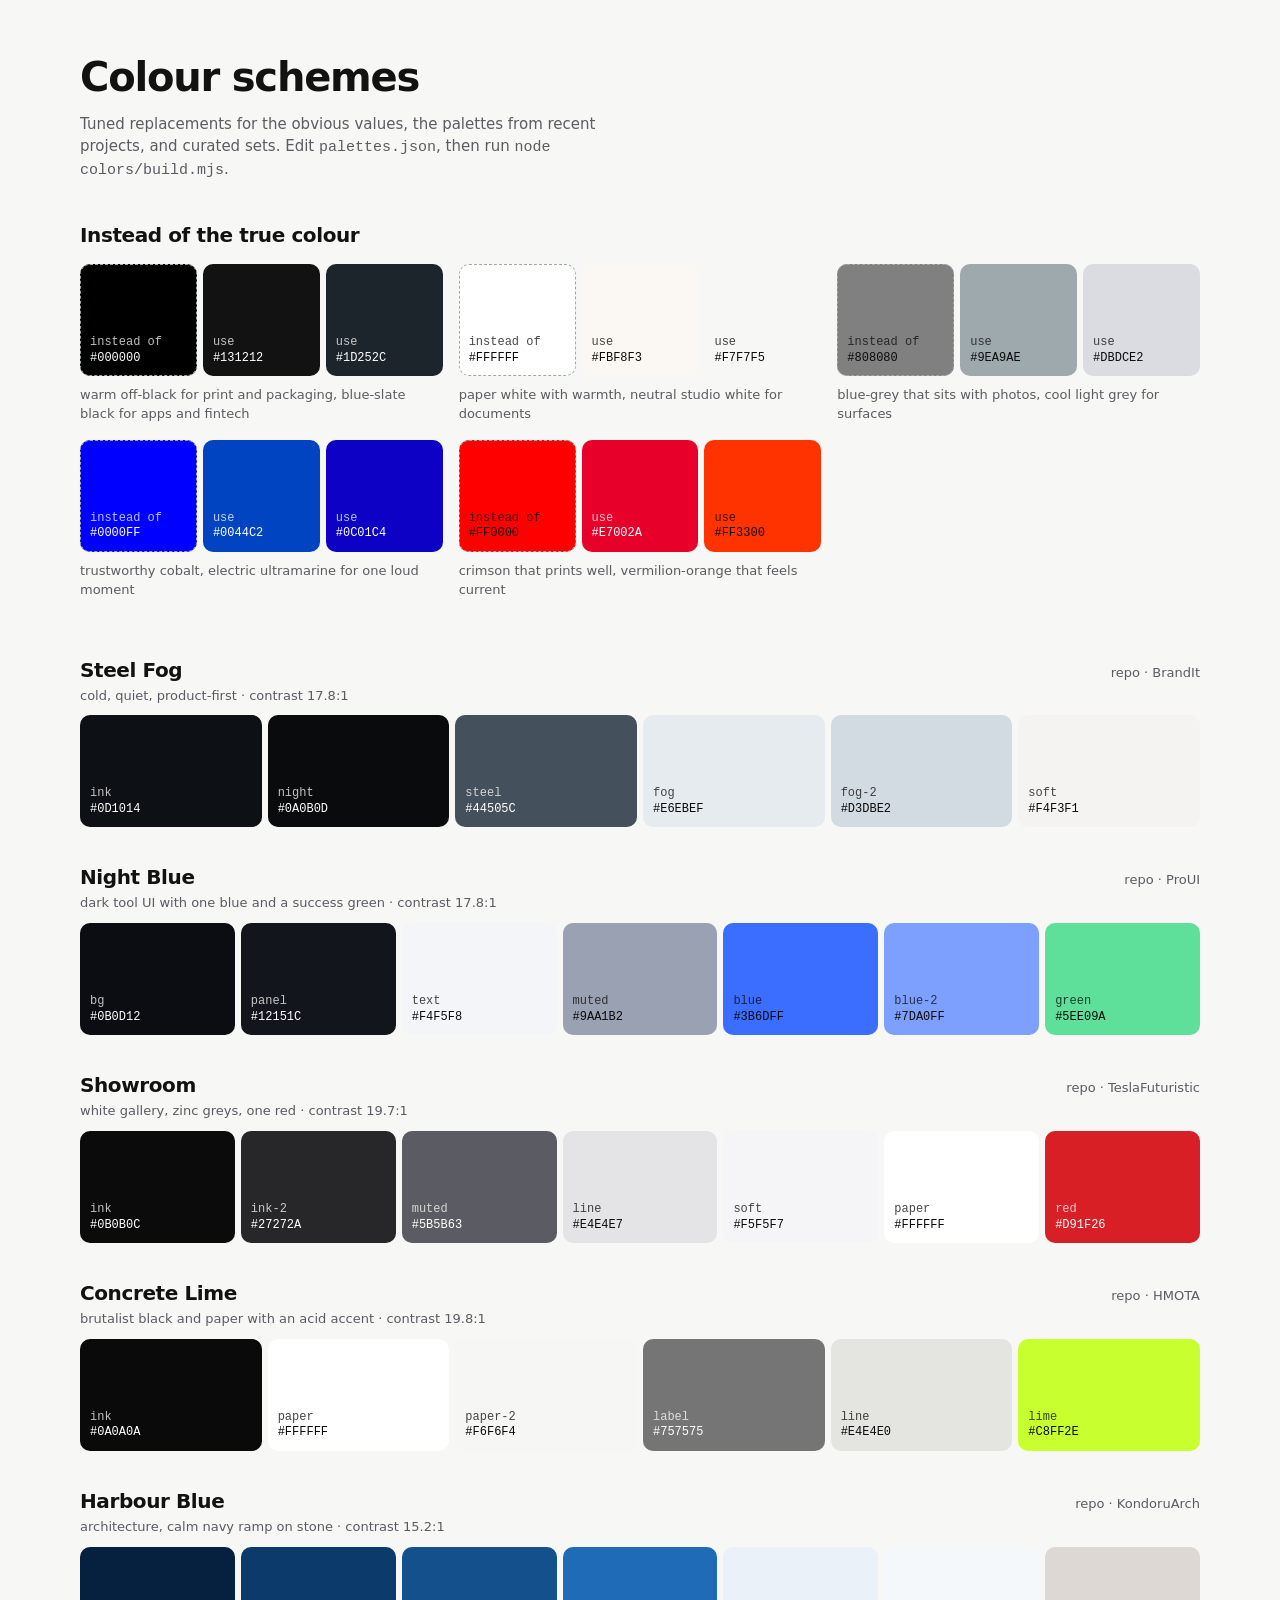
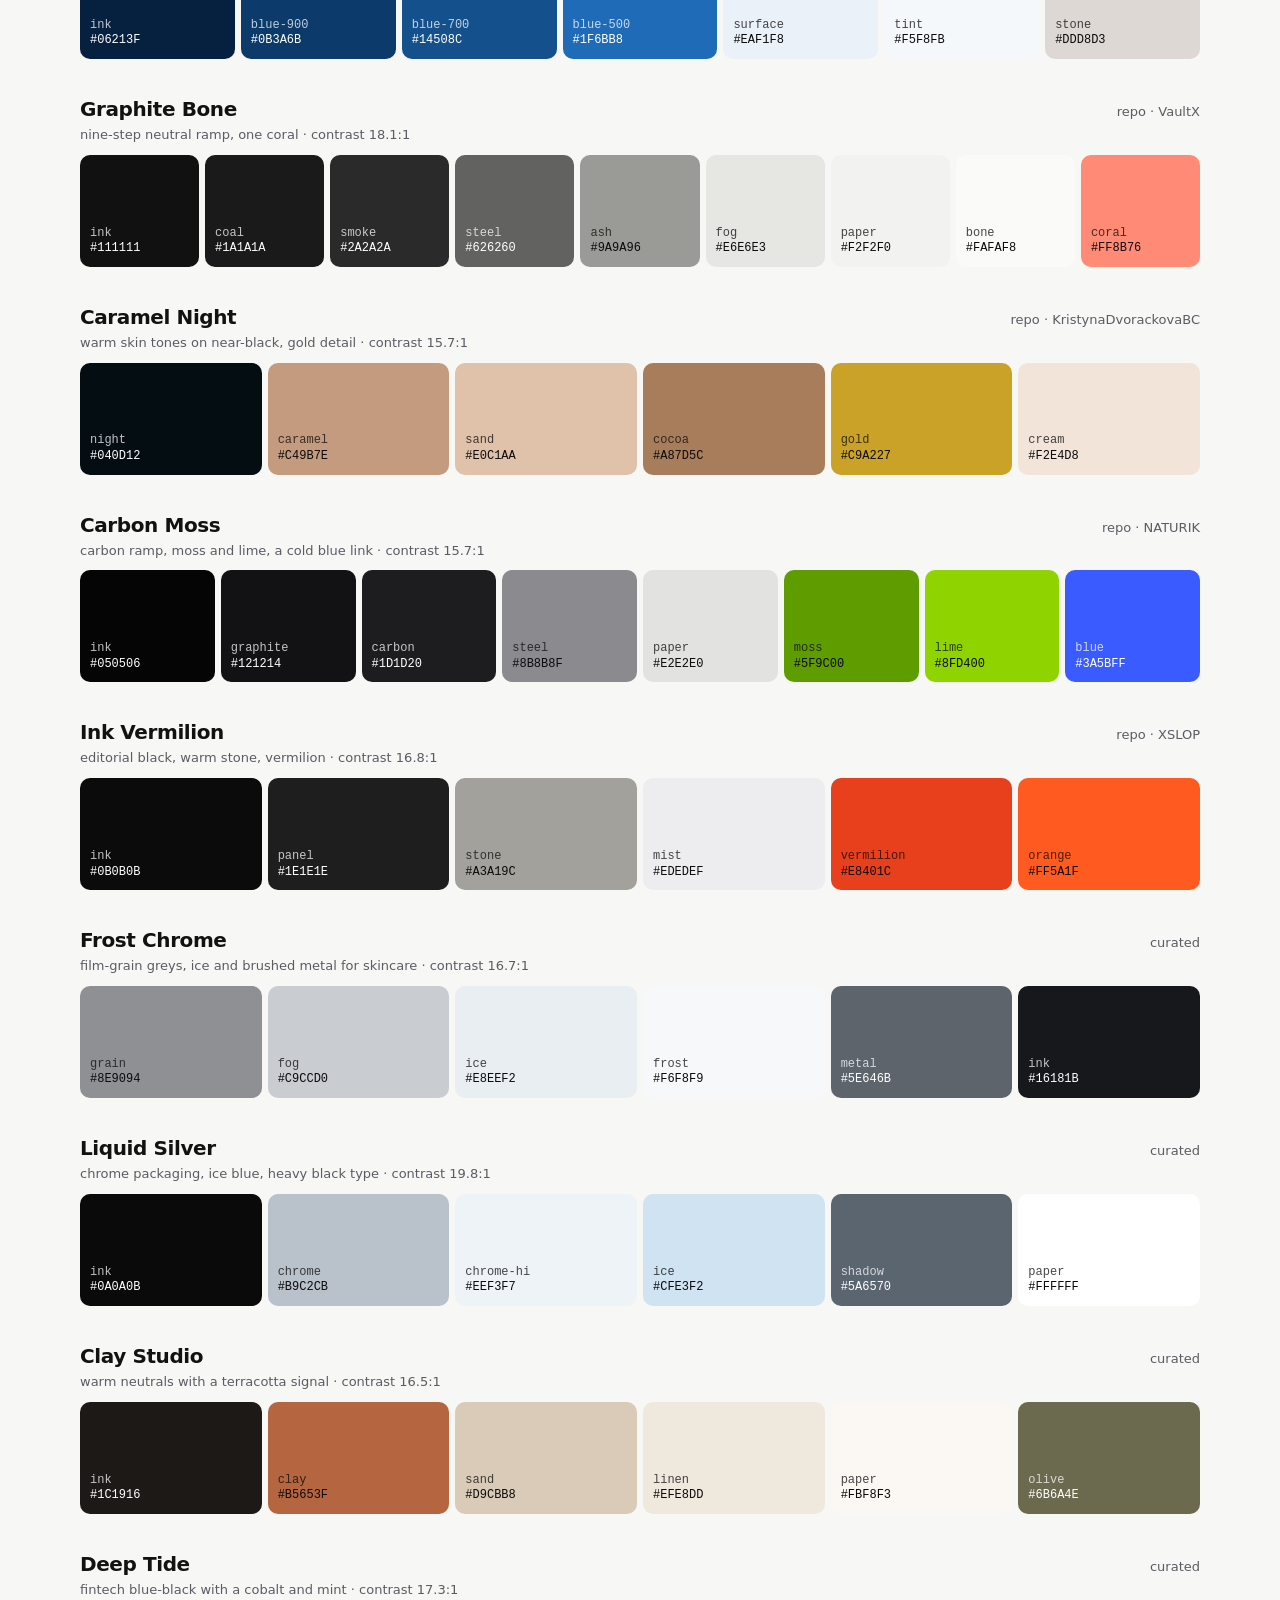
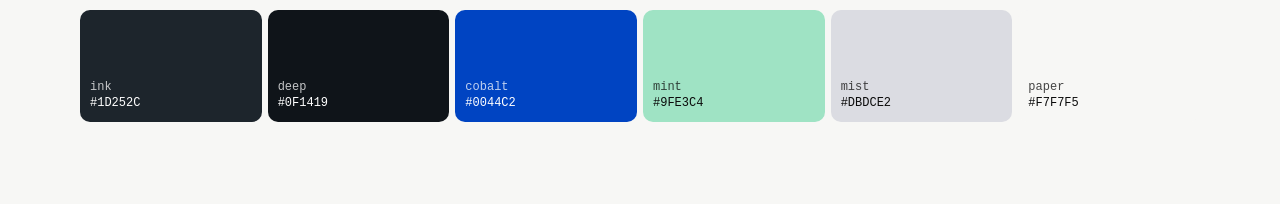
<file: colors/index.html>
<!doctype html><html lang="en"><meta charset="utf-8"><meta name="viewport" content="width=device-width,initial-scale=1"><title>XSLOP colour schemes</title>
<style>
body{margin:0;background:#F7F7F5;color:#131212;font:15px/1.45 "Host Grotesk",system-ui,sans-serif;padding:48px 24px}
main{max-width:1120px;margin:0 auto}h1{font-size:40px;letter-spacing:-.03em;margin:0 0 8px}h2{font-size:20px;margin:0;letter-spacing:-.02em}
.lead{color:#5B5B63;margin:0 0 40px;max-width:60ch}.reps{display:grid;grid-template-columns:repeat(auto-fill,minmax(320px,1fr));gap:16px;margin-bottom:56px}
.rep{display:grid;grid-template-columns:repeat(3,1fr);gap:6px}.rep p{grid-column:1/-1;margin:4px 0 0;color:#5B5B63;font-size:13px}
.sw{height:92px;border-radius:10px;padding:10px;display:flex;flex-direction:column;justify-content:flex-end;font:12px/1.3 "IBM Plex Mono",ui-monospace,monospace}
.sw b{font-weight:500;opacity:.75}.old{outline:1px dashed #9EA9AE;outline-offset:-1px}
.pal{margin:0 0 36px}.pal header{display:flex;justify-content:space-between;align-items:baseline}.pal header span,.pal p{color:#5B5B63;font-size:13px}.pal p{margin:2px 0 10px}
.row{display:grid;grid-template-columns:repeat(auto-fit,minmax(110px,1fr));gap:6px}
@media(max-width:480px){body{padding:32px 16px}h1{font-size:32px}}
</style><main><h1>Colour schemes</h1><p class="lead">Tuned replacements for the obvious values, the palettes from recent projects, and curated sets. Edit <code>palettes.json</code>, then run <code>node colors/build.mjs</code>.</p>
<h2 style="margin-bottom:14px">Instead of the true colour</h2><div class="reps"><div class="rep"><div class="sw old" style="background:#000000;color:#FFFFFF"><b>instead of</b><span>#000000</span></div><div class="sw" style="background:#131212;color:#FFFFFF"><b>use</b><span>#131212</span></div><div class="sw" style="background:#1D252C;color:#FFFFFF"><b>use</b><span>#1D252C</span></div><p>warm off-black for print and packaging, blue-slate black for apps and fintech</p></div><div class="rep"><div class="sw old" style="background:#FFFFFF;color:#0B0B0B"><b>instead of</b><span>#FFFFFF</span></div><div class="sw" style="background:#FBF8F3;color:#0B0B0B"><b>use</b><span>#FBF8F3</span></div><div class="sw" style="background:#F7F7F5;color:#0B0B0B"><b>use</b><span>#F7F7F5</span></div><p>paper white with warmth, neutral studio white for documents</p></div><div class="rep"><div class="sw old" style="background:#808080;color:#0B0B0B"><b>instead of</b><span>#808080</span></div><div class="sw" style="background:#9EA9AE;color:#0B0B0B"><b>use</b><span>#9EA9AE</span></div><div class="sw" style="background:#DBDCE2;color:#0B0B0B"><b>use</b><span>#DBDCE2</span></div><p>blue-grey that sits with photos, cool light grey for surfaces</p></div><div class="rep"><div class="sw old" style="background:#0000FF;color:#FFFFFF"><b>instead of</b><span>#0000FF</span></div><div class="sw" style="background:#0044C2;color:#FFFFFF"><b>use</b><span>#0044C2</span></div><div class="sw" style="background:#0C01C4;color:#FFFFFF"><b>use</b><span>#0C01C4</span></div><p>trustworthy cobalt, electric ultramarine for one loud moment</p></div><div class="rep"><div class="sw old" style="background:#FF0000;color:#0B0B0B"><b>instead of</b><span>#FF0000</span></div><div class="sw" style="background:#E7002A;color:#FFFFFF"><b>use</b><span>#E7002A</span></div><div class="sw" style="background:#FF3300;color:#0B0B0B"><b>use</b><span>#FF3300</span></div><p>crimson that prints well, vermilion-orange that feels current</p></div></div><section class="pal"><header><h2>Steel Fog</h2><span>repo · BrandIt</span></header><p>cold, quiet, product-first · contrast 17.8:1</p><div class="row"><div class="sw" style="background:#0D1014;color:#FFFFFF"><b>ink</b><span>#0D1014</span></div><div class="sw" style="background:#0A0B0D;color:#FFFFFF"><b>night</b><span>#0A0B0D</span></div><div class="sw" style="background:#44505C;color:#FFFFFF"><b>steel</b><span>#44505C</span></div><div class="sw" style="background:#E6EBEF;color:#0B0B0B"><b>fog</b><span>#E6EBEF</span></div><div class="sw" style="background:#D3DBE2;color:#0B0B0B"><b>fog-2</b><span>#D3DBE2</span></div><div class="sw" style="background:#F4F3F1;color:#0B0B0B"><b>soft</b><span>#F4F3F1</span></div></div></section><section class="pal"><header><h2>Night Blue</h2><span>repo · ProUI</span></header><p>dark tool UI with one blue and a success green · contrast 17.8:1</p><div class="row"><div class="sw" style="background:#0B0D12;color:#FFFFFF"><b>bg</b><span>#0B0D12</span></div><div class="sw" style="background:#12151C;color:#FFFFFF"><b>panel</b><span>#12151C</span></div><div class="sw" style="background:#F4F5F8;color:#0B0B0B"><b>text</b><span>#F4F5F8</span></div><div class="sw" style="background:#9AA1B2;color:#0B0B0B"><b>muted</b><span>#9AA1B2</span></div><div class="sw" style="background:#3B6DFF;color:#0B0B0B"><b>blue</b><span>#3B6DFF</span></div><div class="sw" style="background:#7DA0FF;color:#0B0B0B"><b>blue-2</b><span>#7DA0FF</span></div><div class="sw" style="background:#5EE09A;color:#0B0B0B"><b>green</b><span>#5EE09A</span></div></div></section><section class="pal"><header><h2>Showroom</h2><span>repo · TeslaFuturistic</span></header><p>white gallery, zinc greys, one red · contrast 19.7:1</p><div class="row"><div class="sw" style="background:#0B0B0C;color:#FFFFFF"><b>ink</b><span>#0B0B0C</span></div><div class="sw" style="background:#27272A;color:#FFFFFF"><b>ink-2</b><span>#27272A</span></div><div class="sw" style="background:#5B5B63;color:#FFFFFF"><b>muted</b><span>#5B5B63</span></div><div class="sw" style="background:#E4E4E7;color:#0B0B0B"><b>line</b><span>#E4E4E7</span></div><div class="sw" style="background:#F5F5F7;color:#0B0B0B"><b>soft</b><span>#F5F5F7</span></div><div class="sw" style="background:#FFFFFF;color:#0B0B0B"><b>paper</b><span>#FFFFFF</span></div><div class="sw" style="background:#D91F26;color:#FFFFFF"><b>red</b><span>#D91F26</span></div></div></section><section class="pal"><header><h2>Concrete Lime</h2><span>repo · HMOTA</span></header><p>brutalist black and paper with an acid accent · contrast 19.8:1</p><div class="row"><div class="sw" style="background:#0A0A0A;color:#FFFFFF"><b>ink</b><span>#0A0A0A</span></div><div class="sw" style="background:#FFFFFF;color:#0B0B0B"><b>paper</b><span>#FFFFFF</span></div><div class="sw" style="background:#F6F6F4;color:#0B0B0B"><b>paper-2</b><span>#F6F6F4</span></div><div class="sw" style="background:#757575;color:#FFFFFF"><b>label</b><span>#757575</span></div><div class="sw" style="background:#E4E4E0;color:#0B0B0B"><b>line</b><span>#E4E4E0</span></div><div class="sw" style="background:#C8FF2E;color:#0B0B0B"><b>lime</b><span>#C8FF2E</span></div></div></section><section class="pal"><header><h2>Harbour Blue</h2><span>repo · KondoruArch</span></header><p>architecture, calm navy ramp on stone · contrast 15.2:1</p><div class="row"><div class="sw" style="background:#06213F;color:#FFFFFF"><b>ink</b><span>#06213F</span></div><div class="sw" style="background:#0B3A6B;color:#FFFFFF"><b>blue-900</b><span>#0B3A6B</span></div><div class="sw" style="background:#14508C;color:#FFFFFF"><b>blue-700</b><span>#14508C</span></div><div class="sw" style="background:#1F6BB8;color:#FFFFFF"><b>blue-500</b><span>#1F6BB8</span></div><div class="sw" style="background:#EAF1F8;color:#0B0B0B"><b>surface</b><span>#EAF1F8</span></div><div class="sw" style="background:#F5F8FB;color:#0B0B0B"><b>tint</b><span>#F5F8FB</span></div><div class="sw" style="background:#DDD8D3;color:#0B0B0B"><b>stone</b><span>#DDD8D3</span></div></div></section><section class="pal"><header><h2>Graphite Bone</h2><span>repo · VaultX</span></header><p>nine-step neutral ramp, one coral · contrast 18.1:1</p><div class="row"><div class="sw" style="background:#111111;color:#FFFFFF"><b>ink</b><span>#111111</span></div><div class="sw" style="background:#1A1A1A;color:#FFFFFF"><b>coal</b><span>#1A1A1A</span></div><div class="sw" style="background:#2A2A2A;color:#FFFFFF"><b>smoke</b><span>#2A2A2A</span></div><div class="sw" style="background:#626260;color:#FFFFFF"><b>steel</b><span>#626260</span></div><div class="sw" style="background:#9A9A96;color:#0B0B0B"><b>ash</b><span>#9A9A96</span></div><div class="sw" style="background:#E6E6E3;color:#0B0B0B"><b>fog</b><span>#E6E6E3</span></div><div class="sw" style="background:#F2F2F0;color:#0B0B0B"><b>paper</b><span>#F2F2F0</span></div><div class="sw" style="background:#FAFAF8;color:#0B0B0B"><b>bone</b><span>#FAFAF8</span></div><div class="sw" style="background:#FF8B76;color:#0B0B0B"><b>coral</b><span>#FF8B76</span></div></div></section><section class="pal"><header><h2>Caramel Night</h2><span>repo · KristynaDvorackovaBC</span></header><p>warm skin tones on near-black, gold detail · contrast 15.7:1</p><div class="row"><div class="sw" style="background:#040D12;color:#FFFFFF"><b>night</b><span>#040D12</span></div><div class="sw" style="background:#C49B7E;color:#0B0B0B"><b>caramel</b><span>#C49B7E</span></div><div class="sw" style="background:#E0C1AA;color:#0B0B0B"><b>sand</b><span>#E0C1AA</span></div><div class="sw" style="background:#A87D5C;color:#0B0B0B"><b>cocoa</b><span>#A87D5C</span></div><div class="sw" style="background:#C9A227;color:#0B0B0B"><b>gold</b><span>#C9A227</span></div><div class="sw" style="background:#F2E4D8;color:#0B0B0B"><b>cream</b><span>#F2E4D8</span></div></div></section><section class="pal"><header><h2>Carbon Moss</h2><span>repo · NATURIK</span></header><p>carbon ramp, moss and lime, a cold blue link · contrast 15.7:1</p><div class="row"><div class="sw" style="background:#050506;color:#FFFFFF"><b>ink</b><span>#050506</span></div><div class="sw" style="background:#121214;color:#FFFFFF"><b>graphite</b><span>#121214</span></div><div class="sw" style="background:#1D1D20;color:#FFFFFF"><b>carbon</b><span>#1D1D20</span></div><div class="sw" style="background:#8B8B8F;color:#0B0B0B"><b>steel</b><span>#8B8B8F</span></div><div class="sw" style="background:#E2E2E0;color:#0B0B0B"><b>paper</b><span>#E2E2E0</span></div><div class="sw" style="background:#5F9C00;color:#0B0B0B"><b>moss</b><span>#5F9C00</span></div><div class="sw" style="background:#8FD400;color:#0B0B0B"><b>lime</b><span>#8FD400</span></div><div class="sw" style="background:#3A5BFF;color:#FFFFFF"><b>blue</b><span>#3A5BFF</span></div></div></section><section class="pal"><header><h2>Ink Vermilion</h2><span>repo · XSLOP</span></header><p>editorial black, warm stone, vermilion · contrast 16.8:1</p><div class="row"><div class="sw" style="background:#0B0B0B;color:#FFFFFF"><b>ink</b><span>#0B0B0B</span></div><div class="sw" style="background:#1E1E1E;color:#FFFFFF"><b>panel</b><span>#1E1E1E</span></div><div class="sw" style="background:#A3A19C;color:#0B0B0B"><b>stone</b><span>#A3A19C</span></div><div class="sw" style="background:#EDEDEF;color:#0B0B0B"><b>mist</b><span>#EDEDEF</span></div><div class="sw" style="background:#E8401C;color:#0B0B0B"><b>vermilion</b><span>#E8401C</span></div><div class="sw" style="background:#FF5A1F;color:#0B0B0B"><b>orange</b><span>#FF5A1F</span></div></div></section><section class="pal"><header><h2>Frost Chrome</h2><span>curated</span></header><p>film-grain greys, ice and brushed metal for skincare · contrast 16.7:1</p><div class="row"><div class="sw" style="background:#8E9094;color:#0B0B0B"><b>grain</b><span>#8E9094</span></div><div class="sw" style="background:#C9CCD0;color:#0B0B0B"><b>fog</b><span>#C9CCD0</span></div><div class="sw" style="background:#E8EEF2;color:#0B0B0B"><b>ice</b><span>#E8EEF2</span></div><div class="sw" style="background:#F6F8F9;color:#0B0B0B"><b>frost</b><span>#F6F8F9</span></div><div class="sw" style="background:#5E646B;color:#FFFFFF"><b>metal</b><span>#5E646B</span></div><div class="sw" style="background:#16181B;color:#FFFFFF"><b>ink</b><span>#16181B</span></div></div></section><section class="pal"><header><h2>Liquid Silver</h2><span>curated</span></header><p>chrome packaging, ice blue, heavy black type · contrast 19.8:1</p><div class="row"><div class="sw" style="background:#0A0A0B;color:#FFFFFF"><b>ink</b><span>#0A0A0B</span></div><div class="sw" style="background:#B9C2CB;color:#0B0B0B"><b>chrome</b><span>#B9C2CB</span></div><div class="sw" style="background:#EEF3F7;color:#0B0B0B"><b>chrome-hi</b><span>#EEF3F7</span></div><div class="sw" style="background:#CFE3F2;color:#0B0B0B"><b>ice</b><span>#CFE3F2</span></div><div class="sw" style="background:#5A6570;color:#FFFFFF"><b>shadow</b><span>#5A6570</span></div><div class="sw" style="background:#FFFFFF;color:#0B0B0B"><b>paper</b><span>#FFFFFF</span></div></div></section><section class="pal"><header><h2>Clay Studio</h2><span>curated</span></header><p>warm neutrals with a terracotta signal · contrast 16.5:1</p><div class="row"><div class="sw" style="background:#1C1916;color:#FFFFFF"><b>ink</b><span>#1C1916</span></div><div class="sw" style="background:#B5653F;color:#0B0B0B"><b>clay</b><span>#B5653F</span></div><div class="sw" style="background:#D9CBB8;color:#0B0B0B"><b>sand</b><span>#D9CBB8</span></div><div class="sw" style="background:#EFE8DD;color:#0B0B0B"><b>linen</b><span>#EFE8DD</span></div><div class="sw" style="background:#FBF8F3;color:#0B0B0B"><b>paper</b><span>#FBF8F3</span></div><div class="sw" style="background:#6B6A4E;color:#FFFFFF"><b>olive</b><span>#6B6A4E</span></div></div></section><section class="pal"><header><h2>Deep Tide</h2><span>curated</span></header><p>fintech blue-black with a cobalt and mint · contrast 17.3:1</p><div class="row"><div class="sw" style="background:#1D252C;color:#FFFFFF"><b>ink</b><span>#1D252C</span></div><div class="sw" style="background:#0F1419;color:#FFFFFF"><b>deep</b><span>#0F1419</span></div><div class="sw" style="background:#0044C2;color:#FFFFFF"><b>cobalt</b><span>#0044C2</span></div><div class="sw" style="background:#9FE3C4;color:#0B0B0B"><b>mint</b><span>#9FE3C4</span></div><div class="sw" style="background:#DBDCE2;color:#0B0B0B"><b>mist</b><span>#DBDCE2</span></div><div class="sw" style="background:#F7F7F5;color:#0B0B0B"><b>paper</b><span>#F7F7F5</span></div></div></section></main></html>
</file>
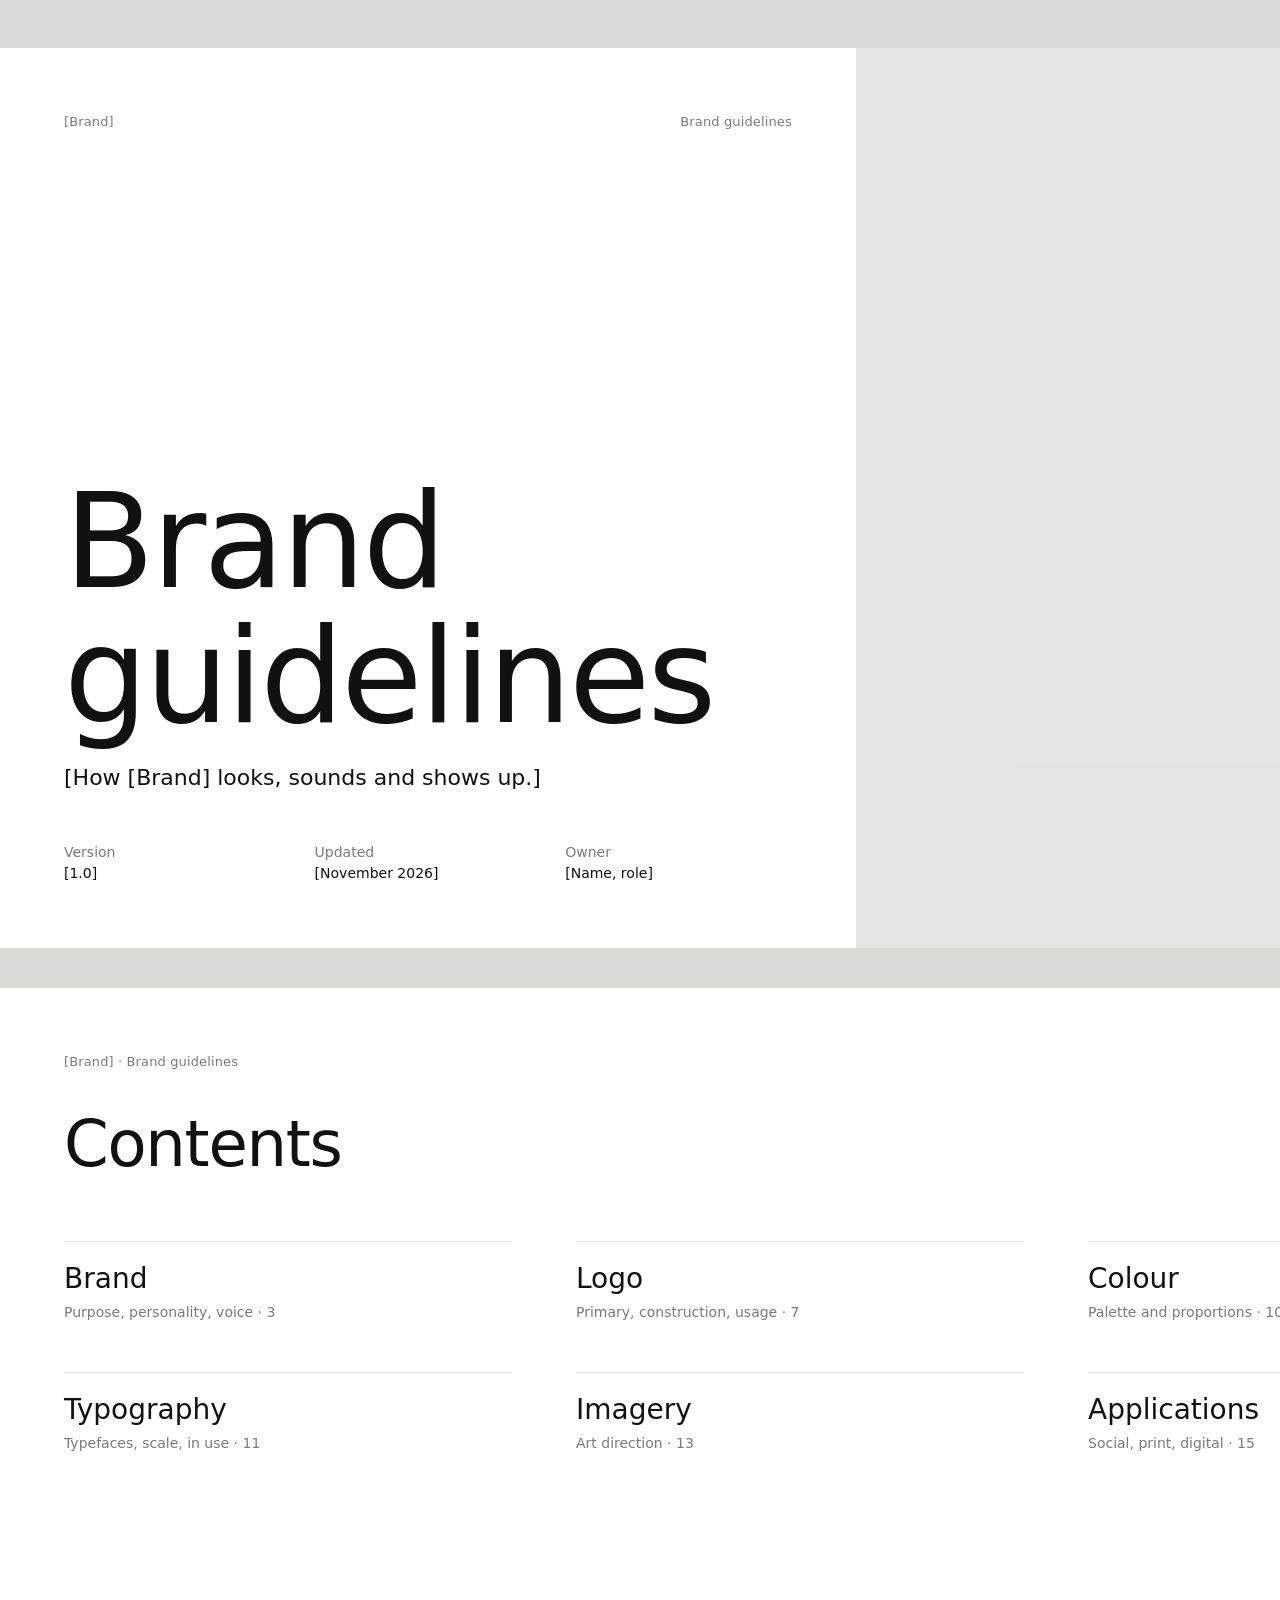
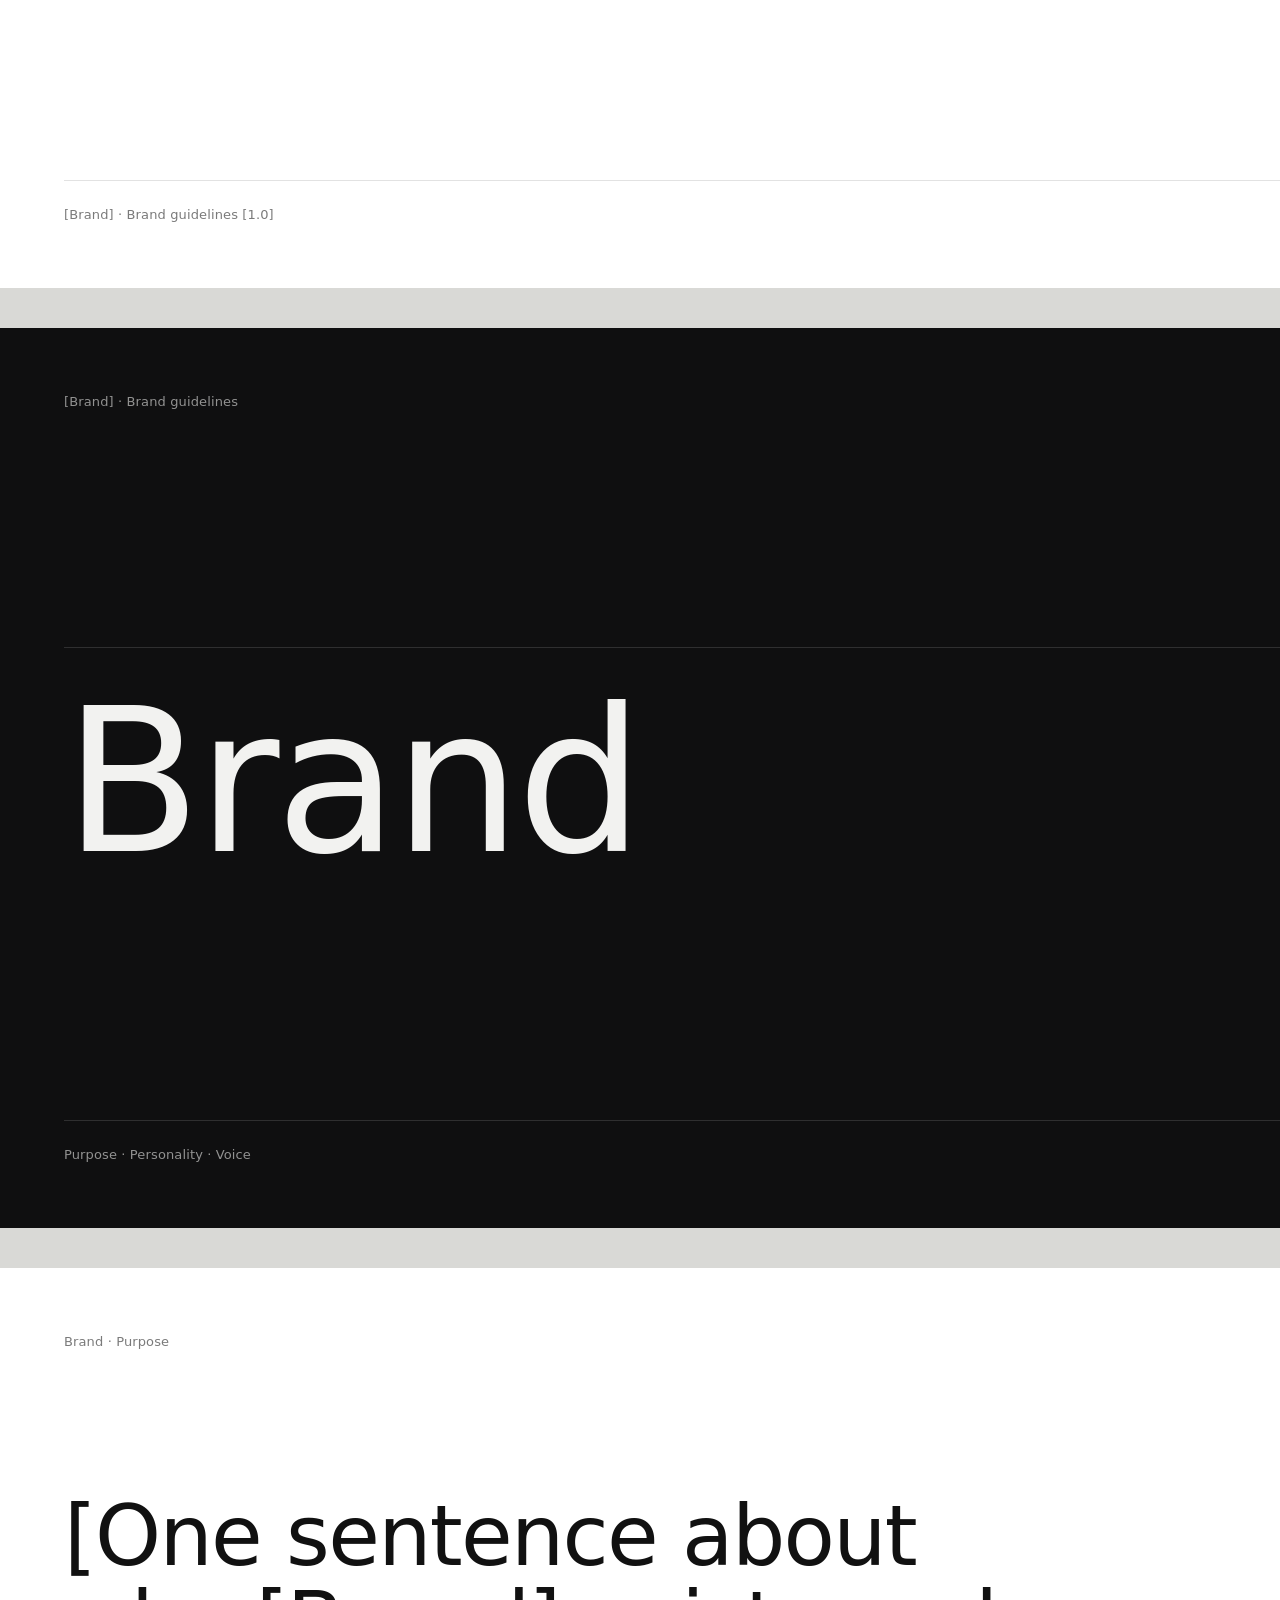
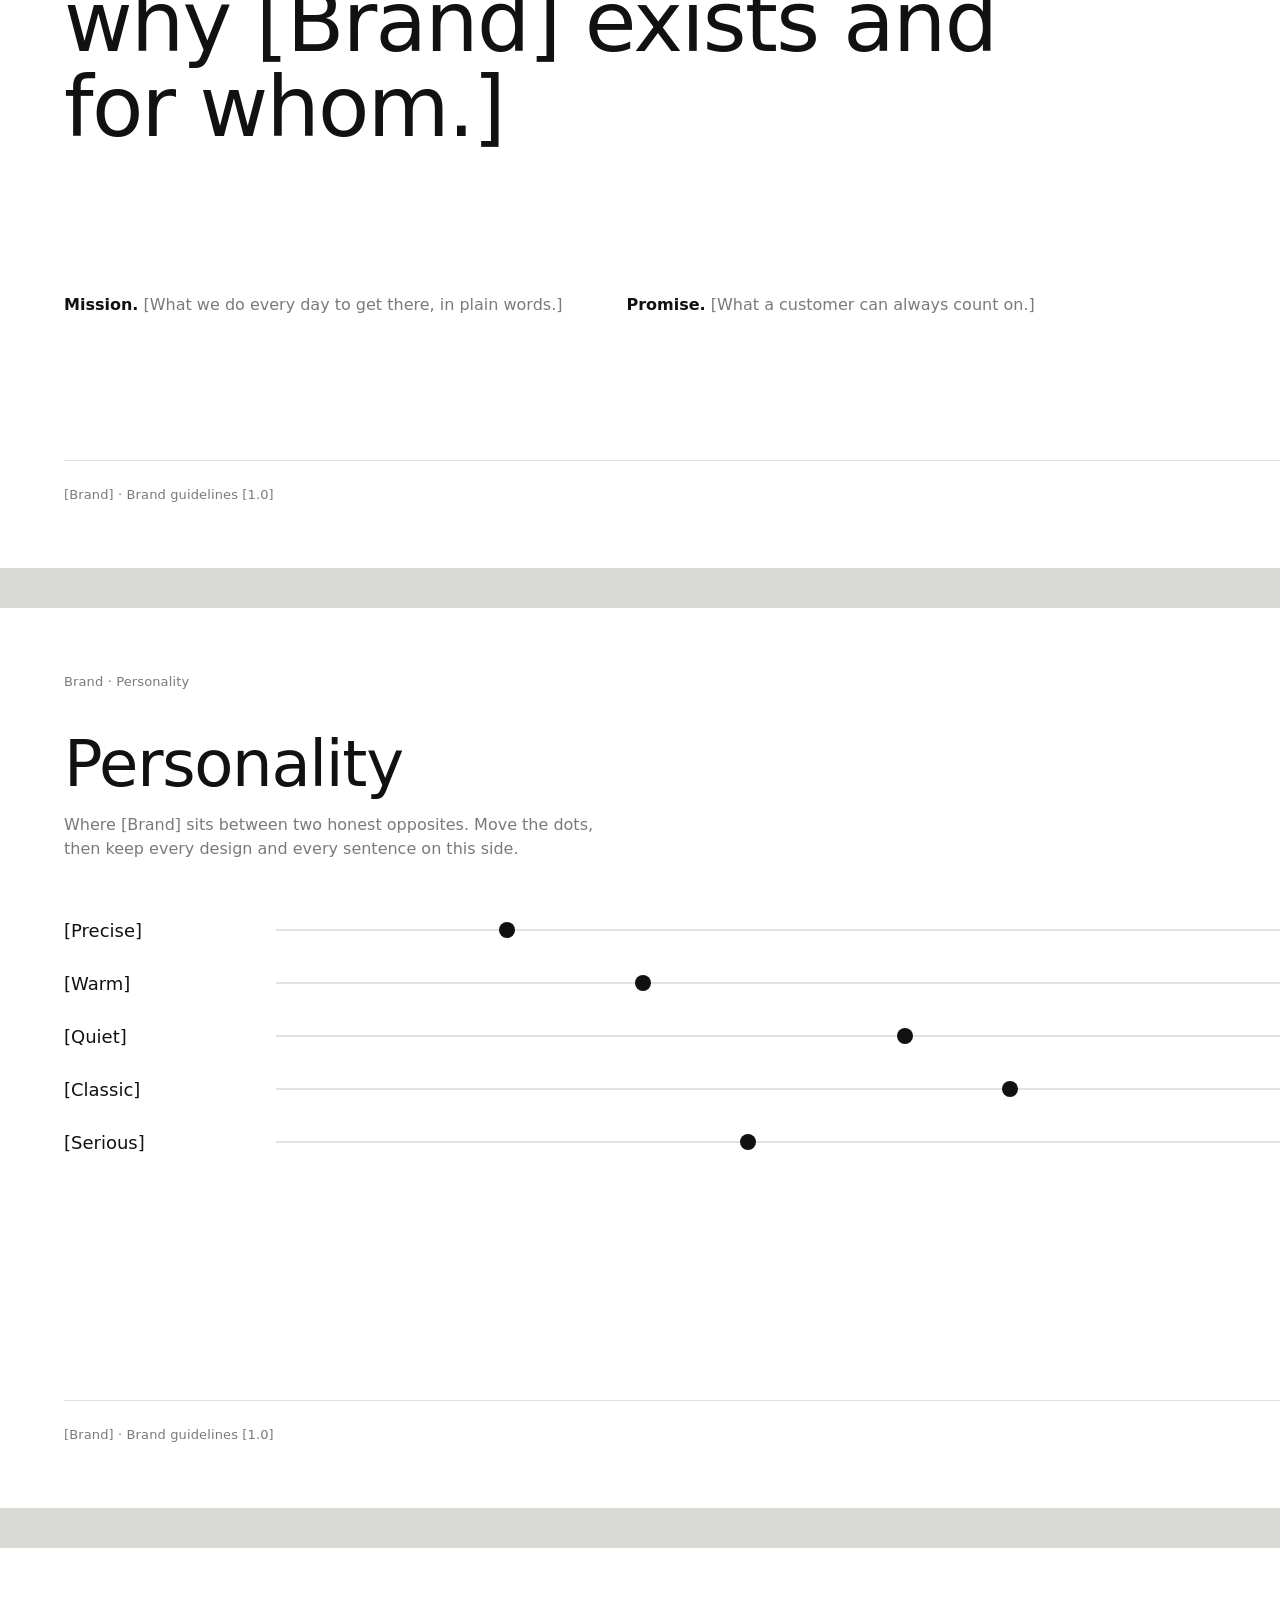
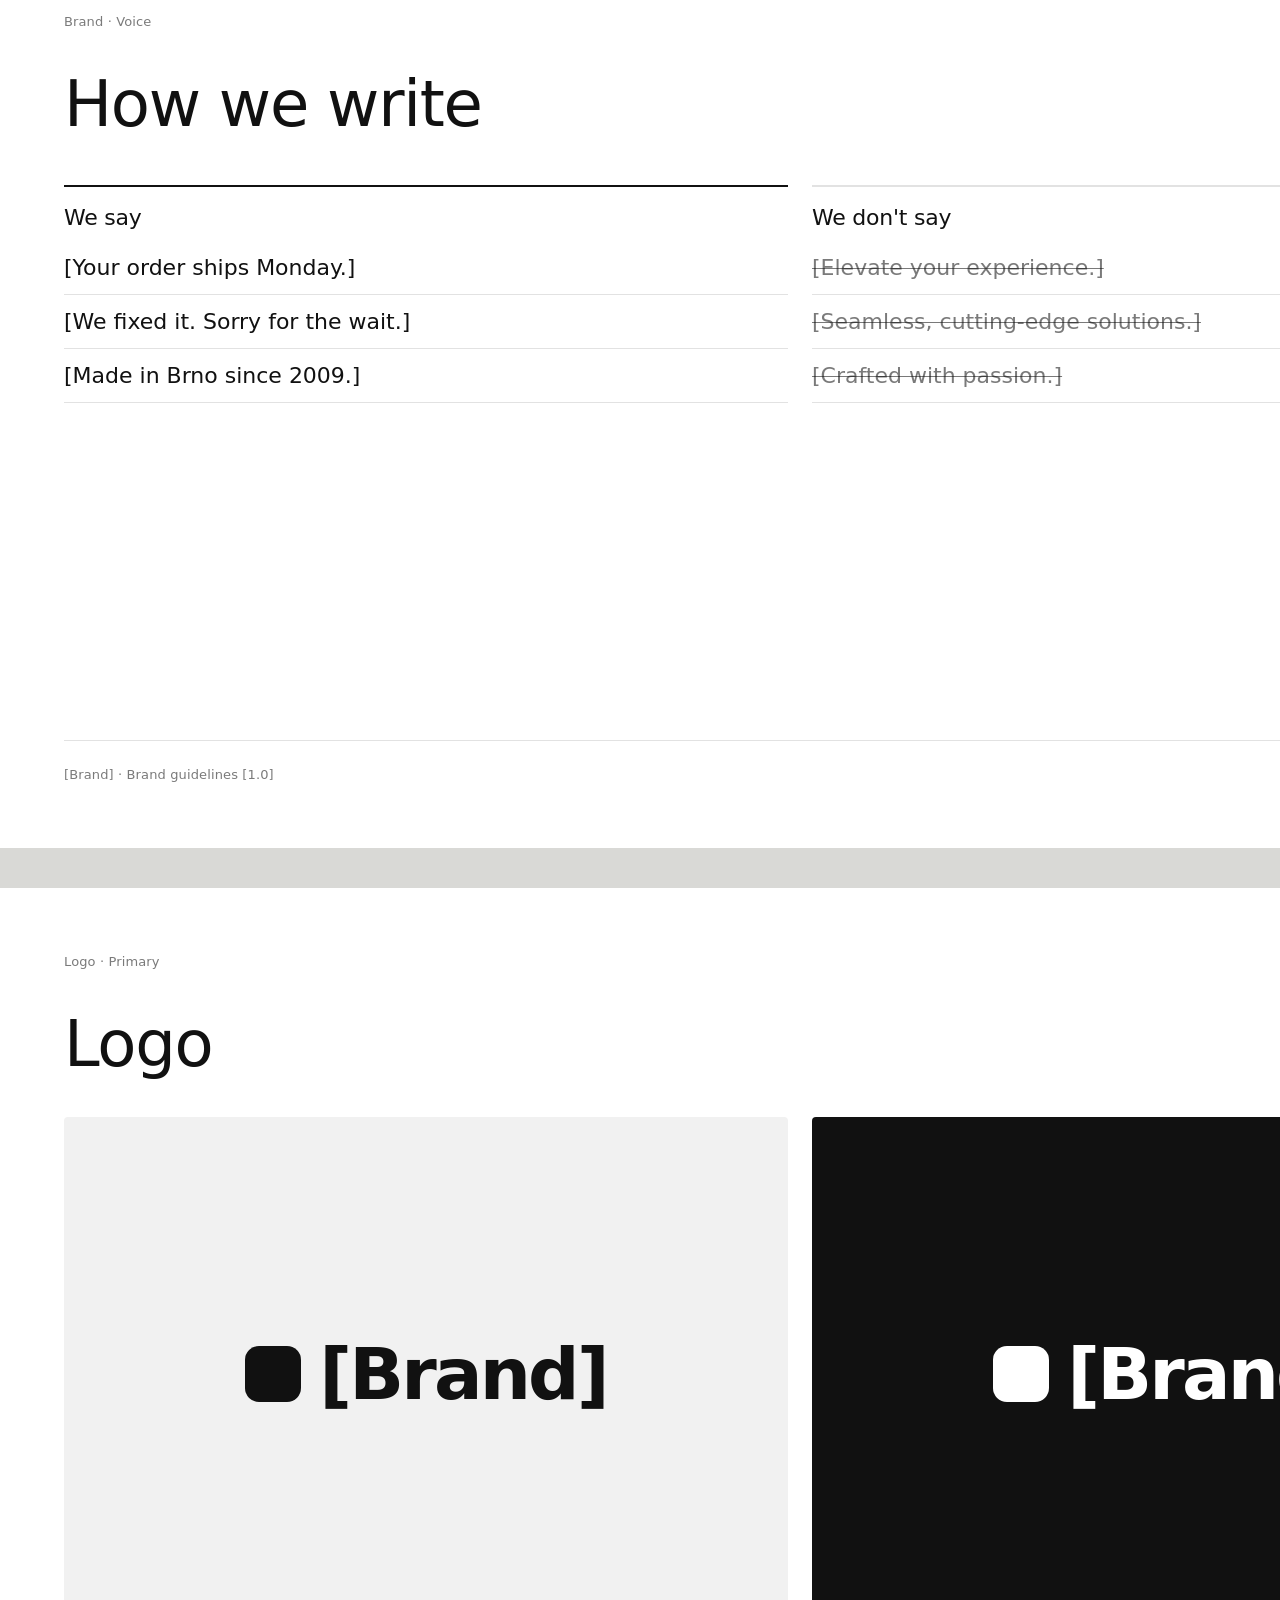
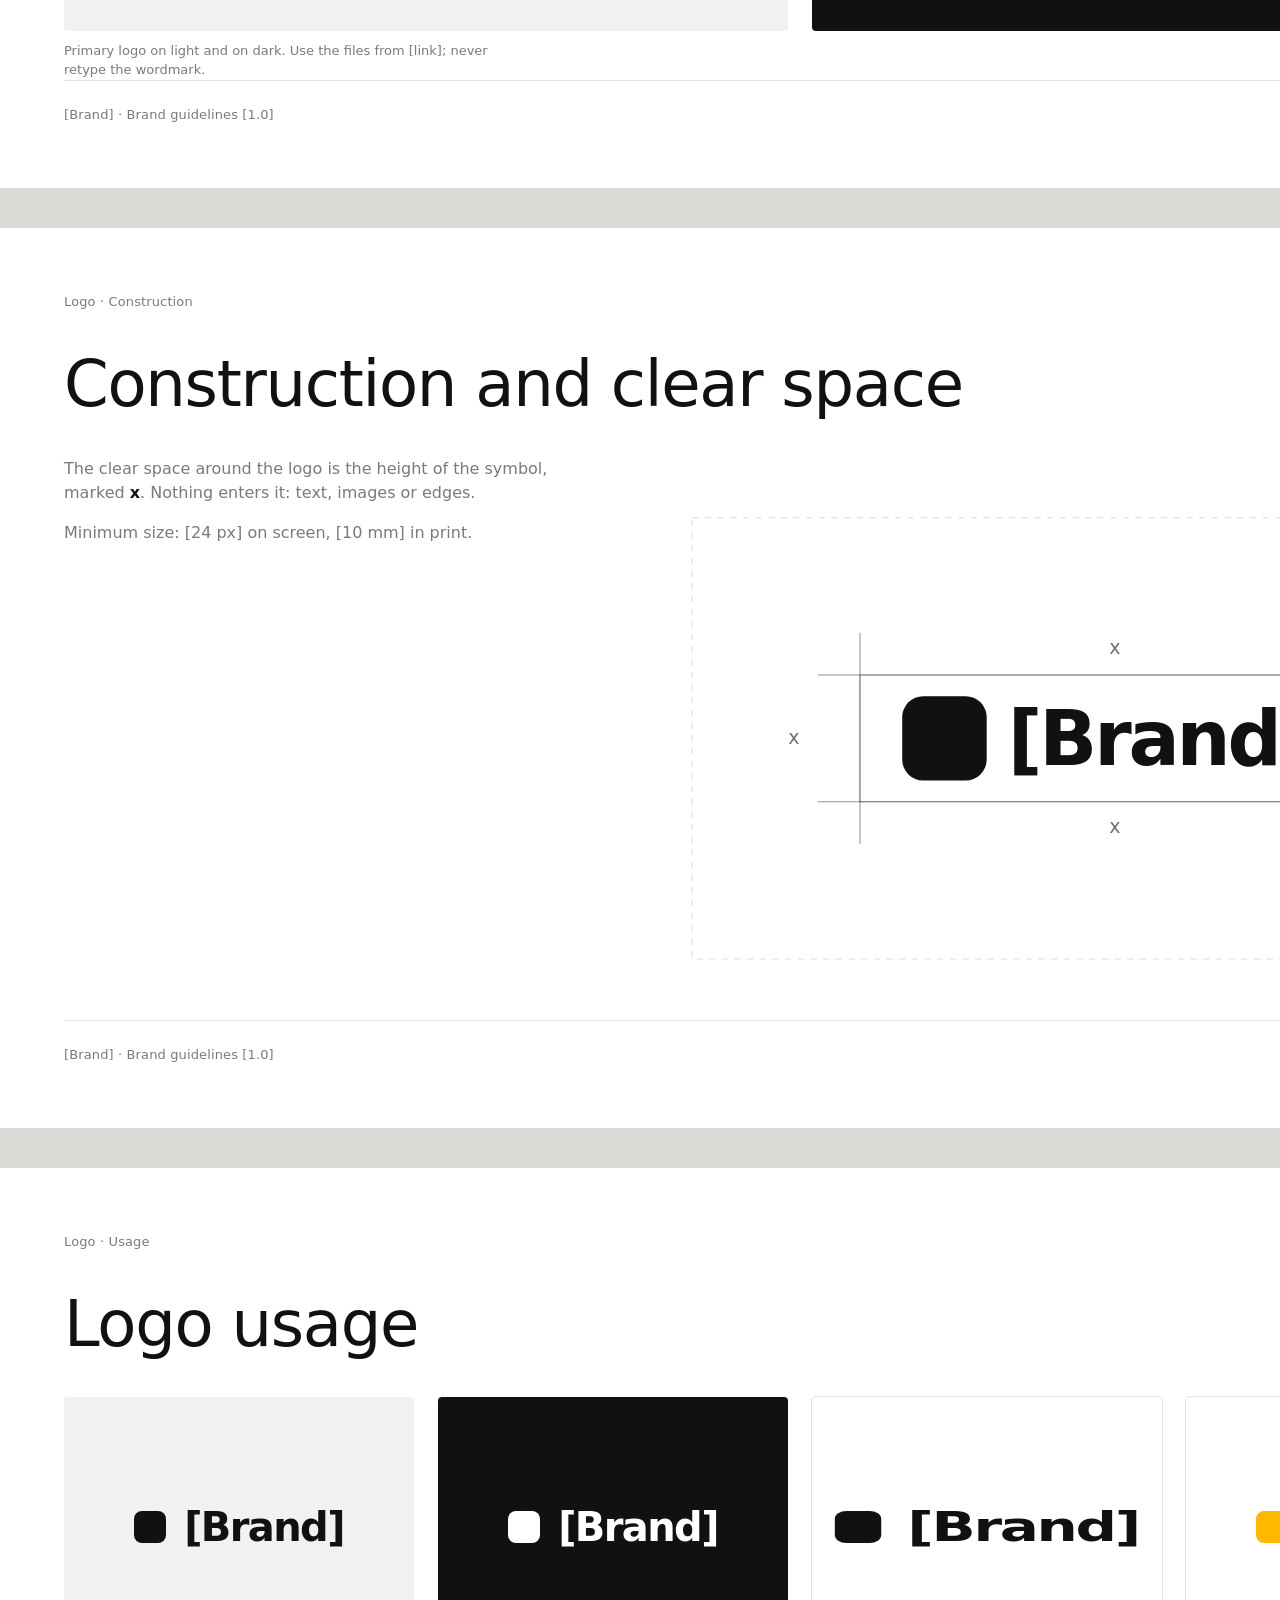
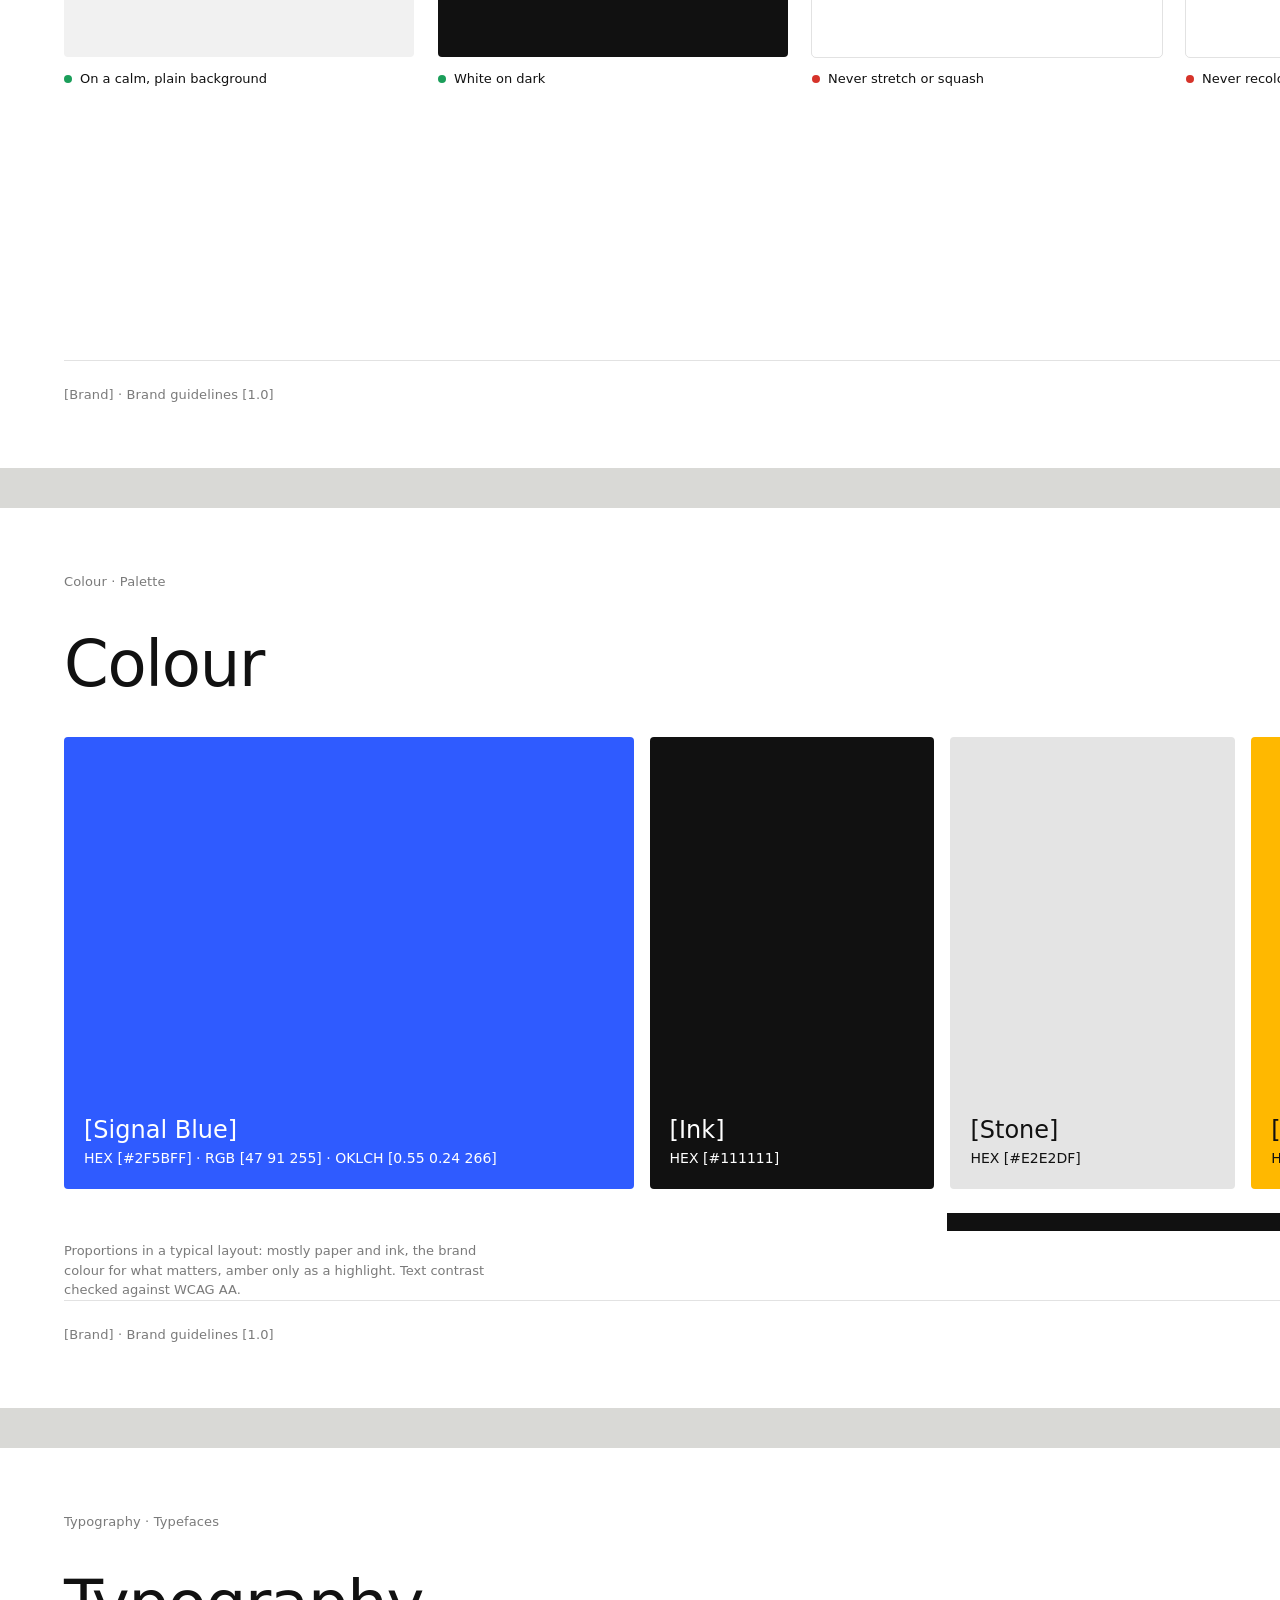
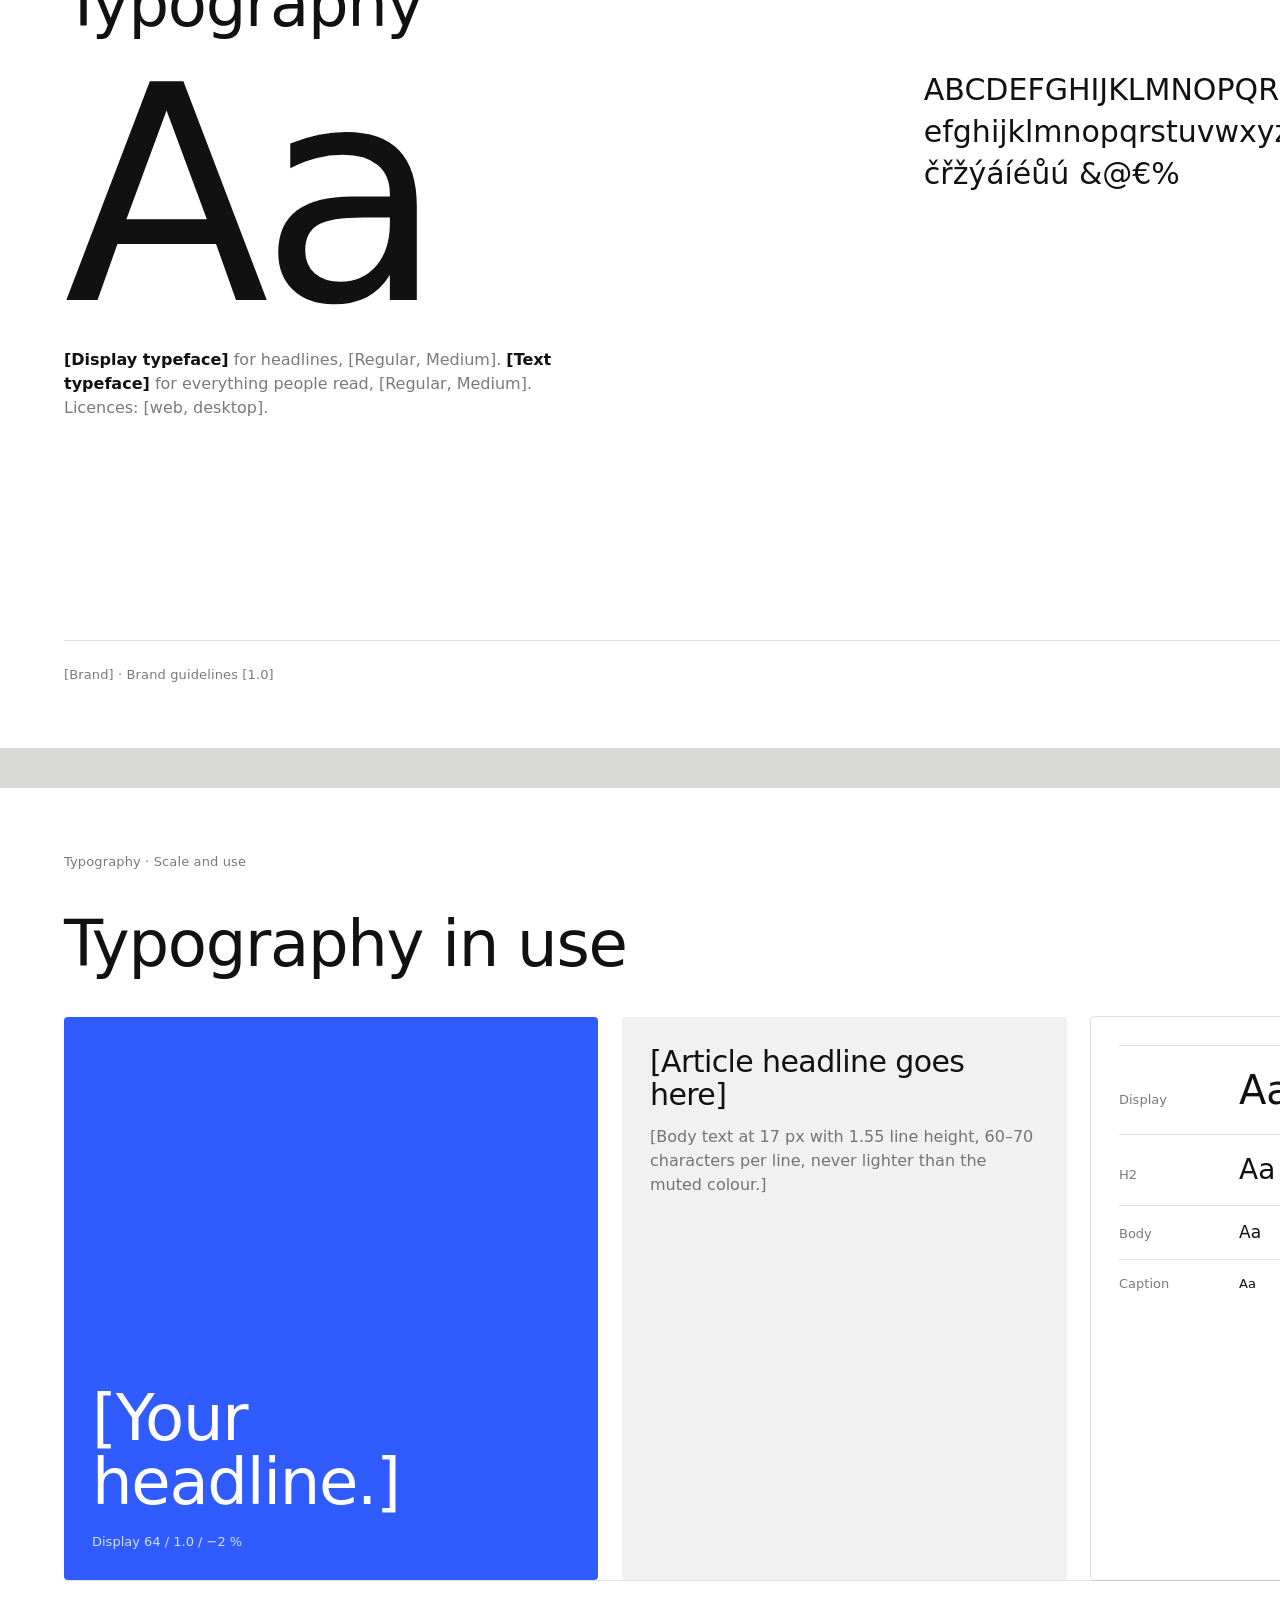
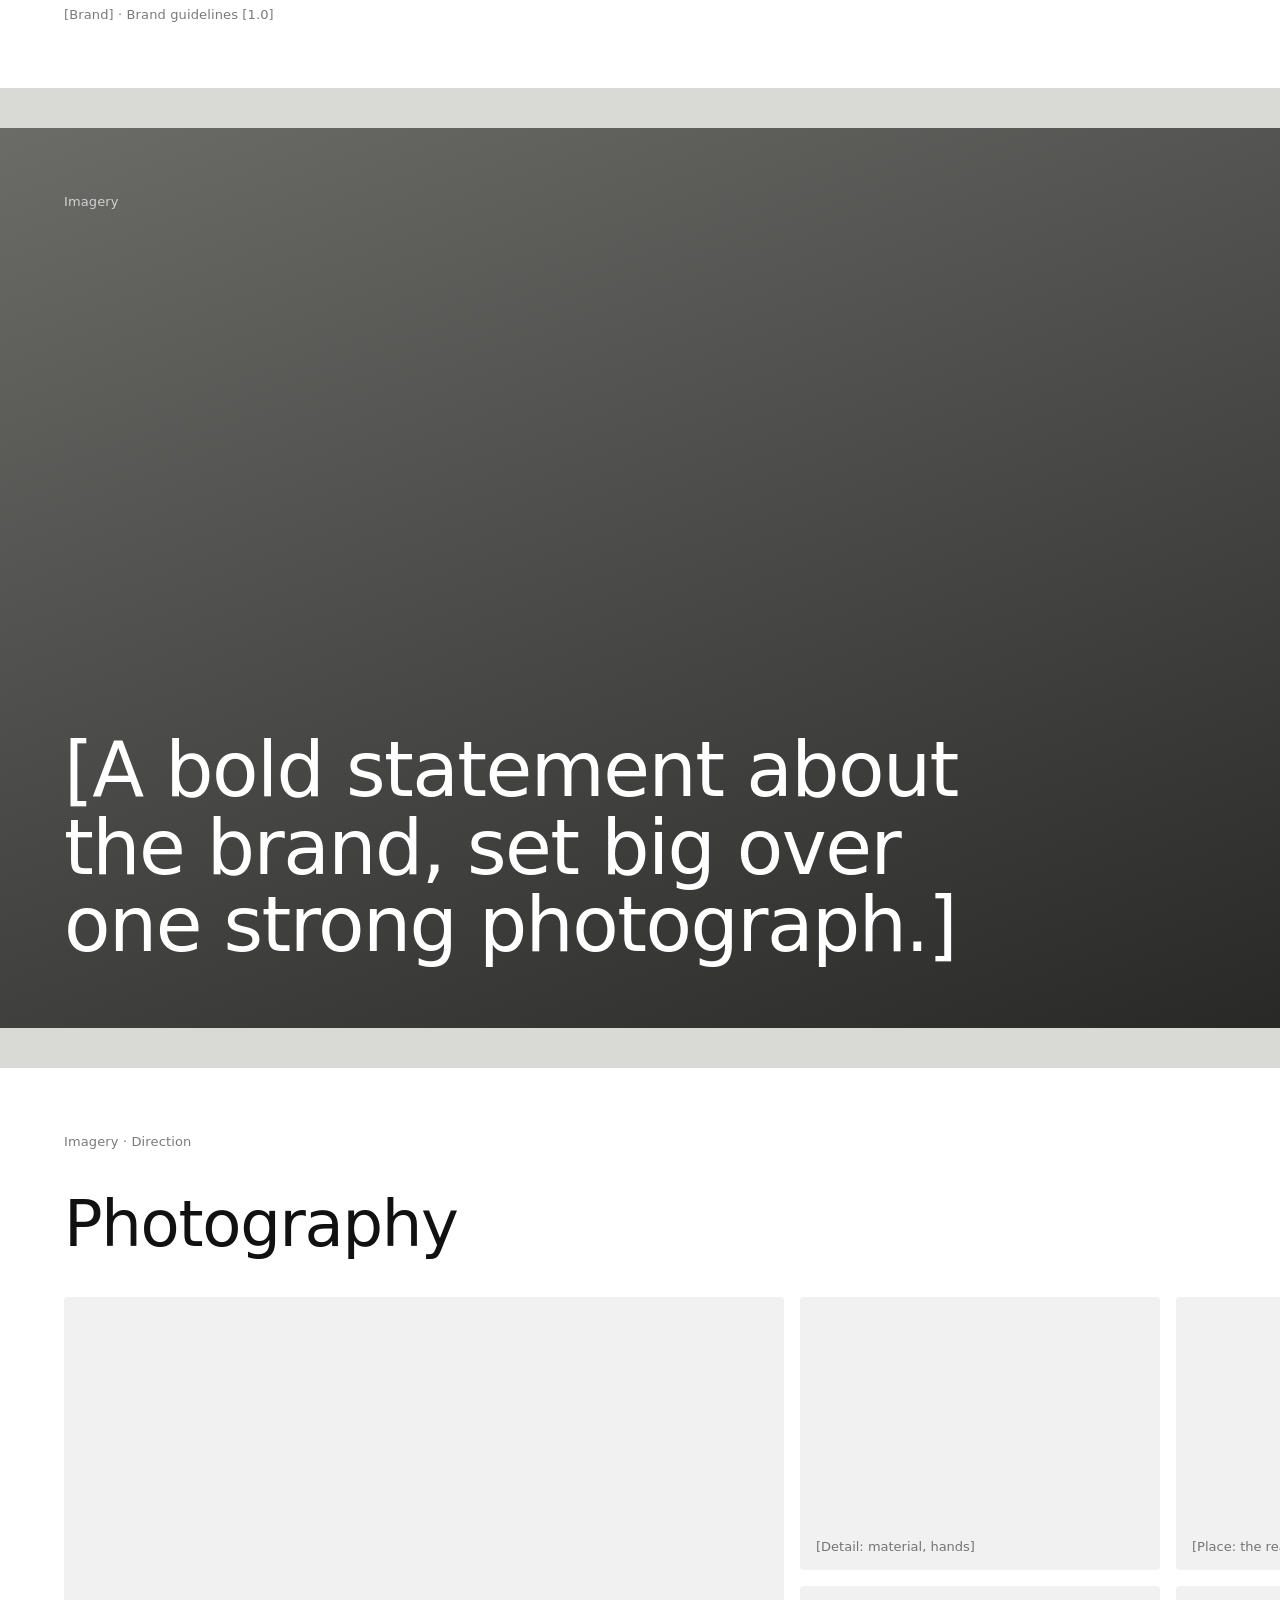
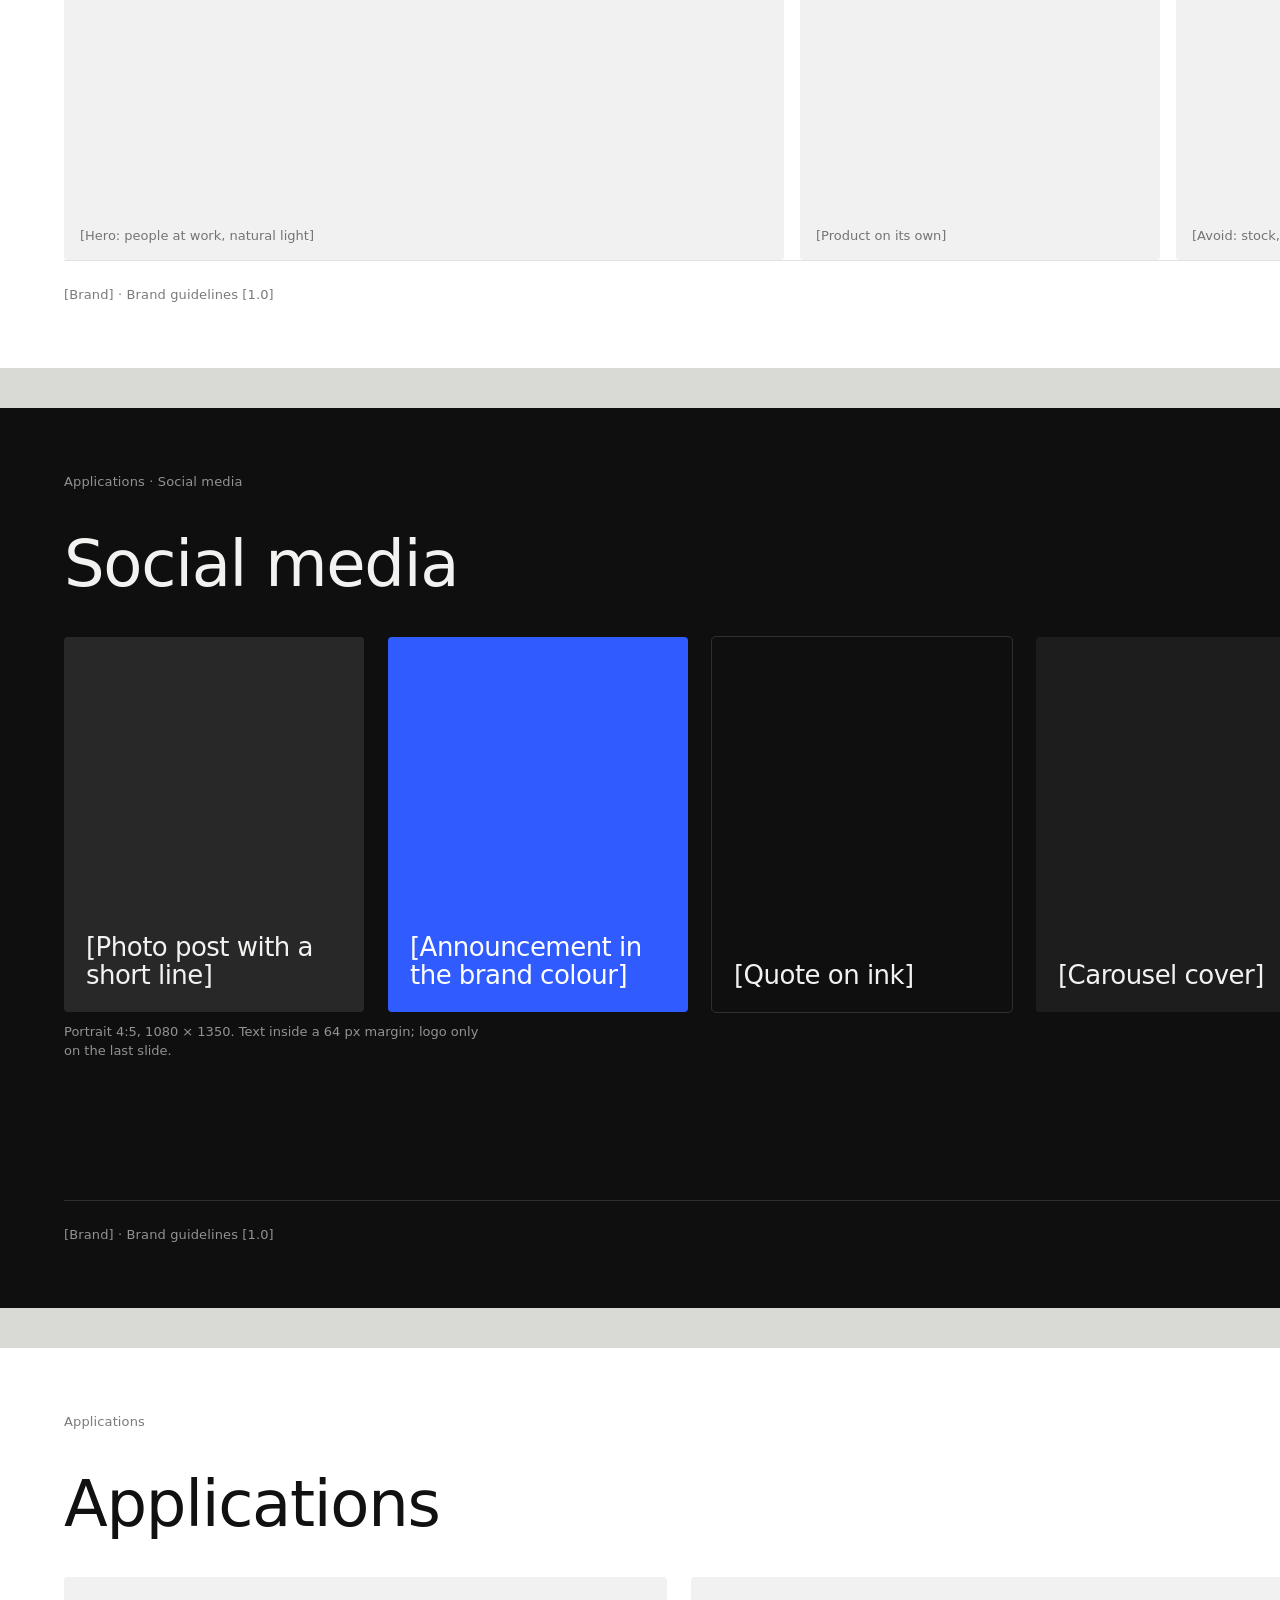
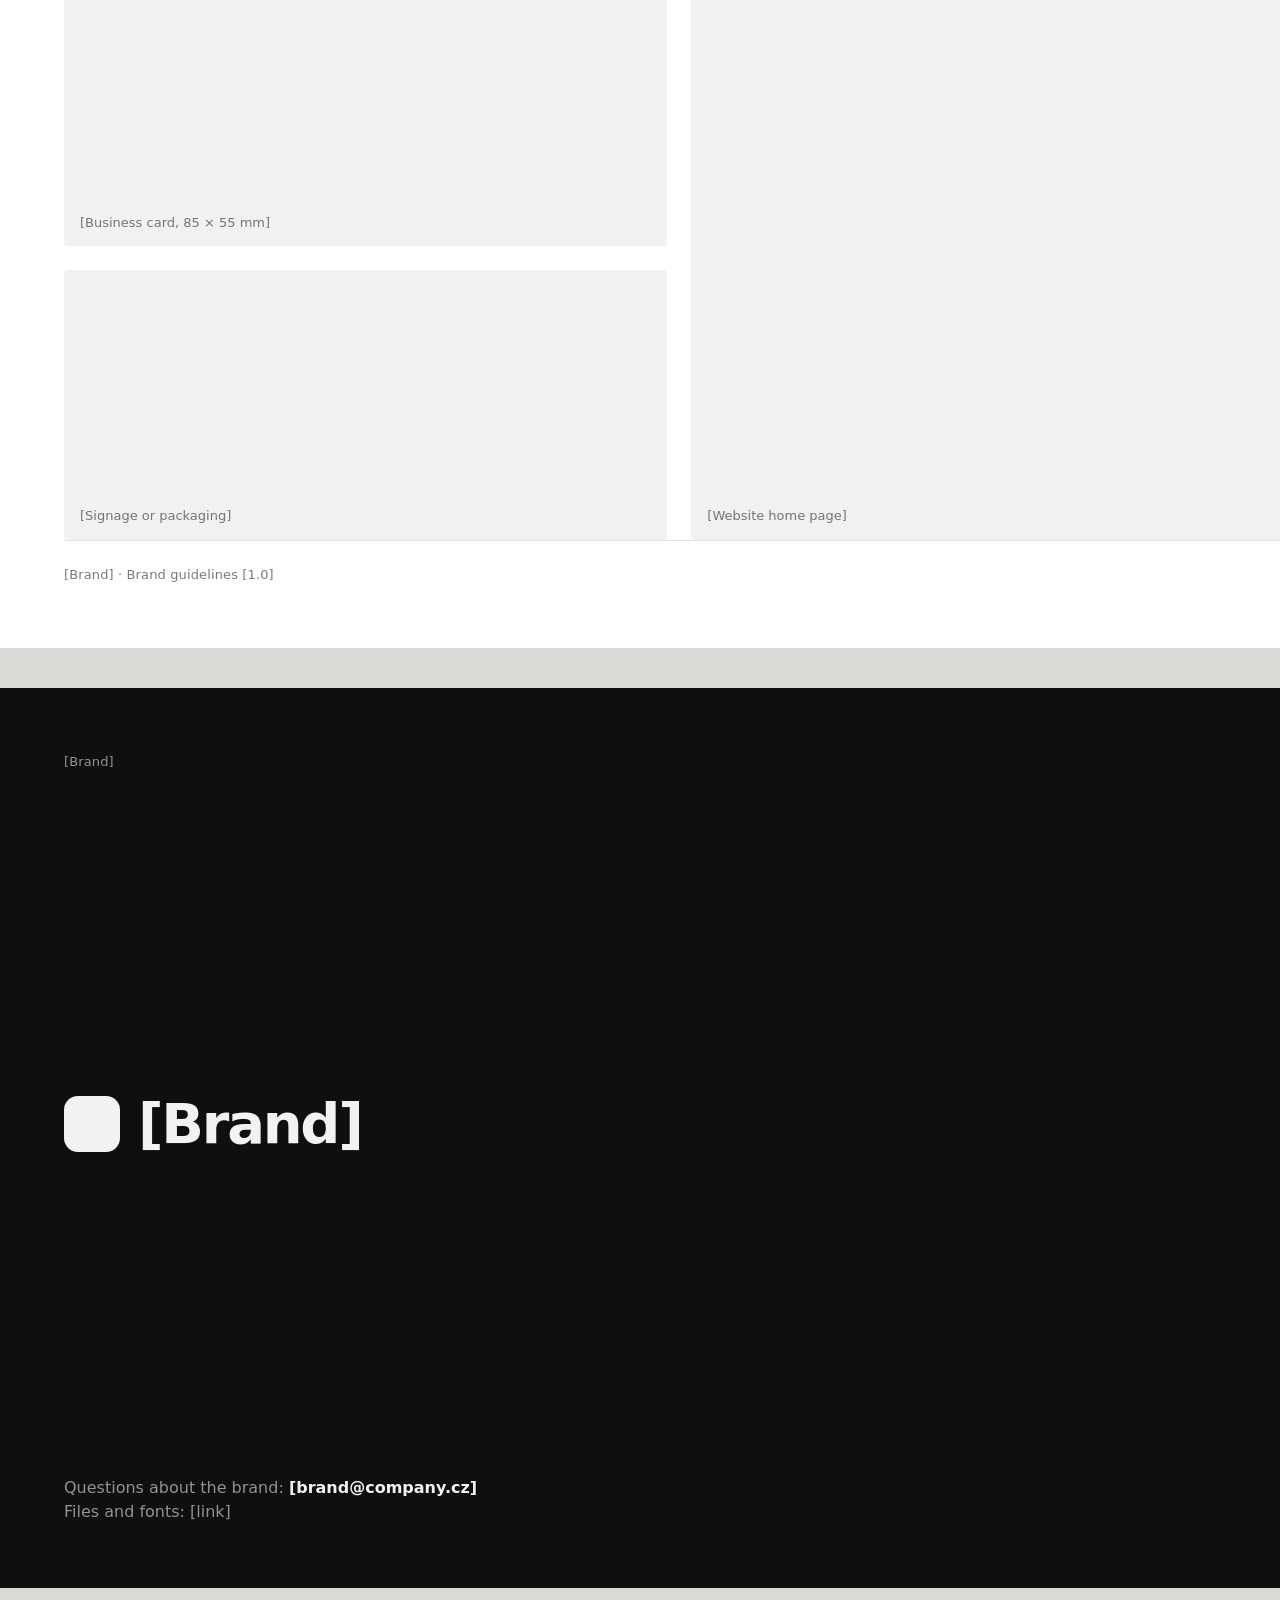
<file: templates/brand-guidelines/index.html>
<!doctype html>
<html lang="en">
<head>
<meta charset="utf-8">
<meta name="viewport" content="width=device-width, initial-scale=1">
<title>[Brand] — Brand guidelines</title>
<!--
  ProUI template: brand guidelines, 17 pages at 16:9.
  Edit the variables below and the [bracketed] text. Open in a browser to review; print to PDF
  (Chrome: Save as PDF, margins None, background graphics on) for a brand book.
  ?theme=dark switches every page to the dark version.
-->
<style>
  :root {
    --paper: #ffffff;
    --ink: #111111;
    --muted: rgb(17 17 17 / 0.56);
    --line: rgb(17 17 17 / 0.12);
    --fill: rgb(17 17 17 / 0.06);
    --fill-2: rgb(17 17 17 / 0.11);
    --accent: #2f5bff;            /* the brand colour */
    --accent-2: #ffb800;          /* optional second colour */
    --display: "Instrument Sans", "Inter", system-ui, sans-serif;   /* swap for the brand's type */
    --text: "Inter", system-ui, sans-serif;
    --page-w: 1600px;
    --page-h: 900px;
    --m: 64px;                    /* page margin */
  }
  html.dark, .page.dark {
    --paper: #0f0f10;
    --ink: #f2f2f0;
    --muted: rgb(242 242 240 / 0.58);
    --line: rgb(242 242 240 / 0.14);
    --fill: rgb(242 242 240 / 0.06);
    --fill-2: rgb(242 242 240 / 0.11);
  }
  * { box-sizing: border-box; margin: 0; }
  body { background: #d9d9d6; font: 16px/1.5 var(--text); color: #111; padding: 48px 0; }
  .page {
    position: relative; width: var(--page-w); height: var(--page-h); margin: 0 auto 40px;
    background: var(--paper); color: var(--ink); padding: var(--m); overflow: hidden;
    display: flex; flex-direction: column;
  }
  .head, .foot {
    display: flex; justify-content: space-between; font-size: 13px; letter-spacing: 0.01em; color: var(--muted);
  }
  .foot { margin-top: auto; padding-top: 24px; border-top: 1px solid var(--line); }
  h1, h2, h3 { font-family: var(--display); font-weight: 500; letter-spacing: -0.02em; line-height: 1.02; }
  h2 { font-size: 64px; margin-top: 40px; }
  h3 { font-size: 22px; letter-spacing: -0.01em; }
  p { max-width: 52ch; color: var(--muted); }
  .lead { font-size: 22px; line-height: 1.4; color: var(--ink); max-width: 38ch; }
  .ph { background: var(--fill); border-radius: 4px; position: relative; }
  .ph::after { content: attr(data-note); position: absolute; left: 16px; bottom: 14px; font-size: 13px; color: var(--muted); }
  .grid { display: grid; gap: 24px; }
  .cap { font-size: 13px; color: var(--muted); margin-top: 10px; }
  .row { display: flex; gap: 24px; }

  /* 01 cover */
  .cover { display: grid; grid-template-columns: 1.15fr 1fr; padding: 0; }
  .cover .left { padding: var(--m); display: flex; flex-direction: column; }
  .cover h1 { font-size: 132px; margin-top: auto; }
  .cover .meta { display: grid; grid-template-columns: repeat(3, 1fr); gap: 24px; margin-top: 48px; font-size: 14px; }
  .cover .meta span { display: block; color: var(--muted); }
  .cover .right { background: var(--fill-2); }

  /* 02 contents */
  .toc { display: grid; grid-template-columns: repeat(3, 1fr); gap: 48px 64px; margin-top: 64px; }
  .toc div { border-top: 1px solid var(--line); padding-top: 16px; }
  .toc b { font-family: var(--display); font-weight: 500; font-size: 28px; display: block; }
  .toc span { color: var(--muted); font-size: 14px; }

  /* section divider */
  .divider h1 { font-size: 200px; margin-top: auto; padding-top: 32px; border-top: 1px solid var(--line); }

  /* statement */
  .statement h1 { font-size: 84px; max-width: 18ch; margin: auto 0; }

  /* personality */
  .traits { margin-top: 56px; display: grid; gap: 26px; }
  .trait { display: grid; grid-template-columns: 180px 1fr 180px; align-items: center; gap: 32px; font-size: 18px; }
  .trait :last-child { text-align: right; color: var(--muted); }
  .scale { height: 2px; background: var(--line); position: relative; }
  .scale i { position: absolute; top: -7px; width: 16px; height: 16px; border-radius: 50%; background: var(--ink); left: var(--v); translate: -50% 0; }

  /* voice */
  .voice { display: grid; grid-template-columns: 1fr 1fr; gap: 24px; margin-top: 48px; }
  .voice div { border-top: 2px solid var(--ink); padding-top: 20px; }
  .voice .no { border-color: var(--line); }
  .voice li { list-style: none; font-size: 22px; font-family: var(--display); padding: 10px 0; border-bottom: 1px solid var(--line); }
  .voice .no li { color: var(--muted); text-decoration: line-through; text-decoration-thickness: 1px; }
  .voice ul { padding: 0; margin-top: 12px; }

  /* logo */
  .logo-row { display: grid; grid-template-columns: 1fr 1fr; gap: 24px; margin-top: 40px; flex: 1; }
  .logo-box { border-radius: 4px; display: grid; place-items: center; position: relative; }
  .logo-box.l { background: var(--fill); }
  .logo-box.d { background: #111; color: #fff; }
  .logo-box.a { background: var(--accent); color: #fff; }
  .wordmark { font-family: var(--display); font-size: 72px; font-weight: 600; letter-spacing: -0.04em; display: flex; align-items: center; gap: 18px; }
  .wordmark i { width: 56px; height: 56px; border-radius: 14px; background: currentColor; display: block; }

  /* construction */
  .construct { display: grid; grid-template-columns: 1fr 1.5fr; gap: 64px; margin-top: 40px; flex: 1; }
  .construct svg { width: 100%; height: 100%; }

  /* usage */
  .usage { display: grid; grid-template-columns: repeat(4, 1fr); gap: 24px; margin-top: 40px; flex: 1; }
  .usage .ph { display: grid; place-items: center; min-height: 260px; }
  .usage .bad { outline: 1px solid var(--line); background: transparent; }
  .usage .tag { font-size: 13px; margin-top: 12px; display: flex; gap: 8px; align-items: center; }
  .usage .tag::before { content: ""; width: 8px; height: 8px; border-radius: 50%; background: #1b9e5a; }
  .usage .x .tag::before { background: #d6332a; }

  /* colour */
  .swatches { display: grid; grid-template-columns: 2fr 1fr 1fr 1fr; gap: 16px; margin-top: 40px; flex: 1; }
  .sw { border-radius: 4px; padding: 20px; display: flex; flex-direction: column; justify-content: flex-end; font-size: 14px; }
  .sw b { font-family: var(--display); font-size: 24px; font-weight: 500; }
  .ratio { display: flex; height: 18px; margin-top: 24px; border-radius: 2px; overflow: hidden; }

  /* typography */
  .specimen { display: grid; grid-template-columns: 1.3fr 1fr; gap: 64px; margin-top: 32px; flex: 1; }
  .big-aa { font-family: var(--display); font-size: 300px; line-height: 0.85; letter-spacing: -0.03em; }
  .glyphs { font-family: var(--display); font-size: 30px; line-height: 1.4; word-break: break-all; }
  .scale-list div { display: grid; grid-template-columns: 120px 1fr; align-items: baseline; border-top: 1px solid var(--line); padding: 14px 0; }
  .scale-list span { font-size: 13px; color: var(--muted); }

  /* type in use */
  .inuse { display: grid; grid-template-columns: 1.2fr 1fr 1fr; gap: 24px; margin-top: 40px; flex: 1; }
  .card { border-radius: 4px; padding: 28px; display: flex; flex-direction: column; }
  .card.solid { background: var(--accent); color: #fff; }
  .card.soft { background: var(--fill); }
  .card.line { outline: 1px solid var(--line); }
  .card h4 { font-family: var(--display); font-weight: 500; letter-spacing: -0.02em; }

  /* imagery */
  .bleed { padding: 0; }
  .bleed .img { position: absolute; inset: 0; background: linear-gradient(160deg, #6b6b68, #232322); }
  .bleed .over { position: relative; margin-top: auto; padding: var(--m); color: #fff; }
  .bleed h1 { font-size: 76px; max-width: 20ch; }
  .bleed .head { position: relative; padding: var(--m) var(--m) 0; color: rgb(255 255 255 / 0.7); }

  .gallery { display: grid; grid-template-columns: 2fr 1fr 1fr; grid-template-rows: 1fr 1fr; gap: 16px; margin-top: 40px; flex: 1; }
  .gallery .ph:first-child { grid-row: span 2; }

  /* social */
  .social { display: grid; grid-template-columns: repeat(4, 300px); gap: 24px; margin-top: 40px; align-items: start; }
  .post { aspect-ratio: 4 / 5; border-radius: 4px; padding: 22px; display: flex; flex-direction: column; justify-content: flex-end; font-family: var(--display); font-size: 26px; line-height: 1.1; letter-spacing: -0.02em; }
  .post.s1 { background: var(--fill-2); }
  .post.s2 { background: var(--accent); color: #fff; }
  .post.s3 { background: transparent; outline: 1px solid var(--line); }
  .post.s4 { background: var(--fill); }

  /* applications */
  .apps { display: grid; grid-template-columns: 1fr 1.4fr; grid-template-rows: 1fr 1fr; grid-template-areas: "card web" "sign web"; gap: 24px; margin-top: 40px; flex: 1; }
  .apps .ph:nth-child(1) { grid-area: card; } .apps .ph:nth-child(2) { grid-area: sign; } .apps .ph:nth-child(3) { grid-area: web; }

  /* back */
  .back { justify-content: space-between; }
  .back .wordmark { font-size: 56px; }

  @media print {
    body { background: none; padding: 0; }
    .page { margin: 0; page-break-after: always; break-after: page; }
    @page { size: 1600px 900px; margin: 0; }
  }
  @media (max-width: 1640px) { body { zoom: calc(100vw / 1680px); } }
</style>
<script>if (new URLSearchParams(location.search).get('theme') === 'dark') document.documentElement.classList.add('dark');</script>
</head>
<body>

<!-- 01 Cover -->
<section class="page cover" aria-label="Cover">
  <div class="left">
    <div class="head"><span>[Brand]</span><span>Brand guidelines</span></div>
    <h1>Brand<br>guidelines</h1>
    <p class="lead" style="margin-top:20px">[How [Brand] looks, sounds and shows up.]</p>
    <div class="meta">
      <div><span>Version</span>[1.0]</div>
      <div><span>Updated</span>[November 2026]</div>
      <div><span>Owner</span>[Name, role]</div>
    </div>
  </div>
  <div class="right"></div>
</section>

<!-- 02 Contents -->
<section class="page" aria-label="Contents">
  <div class="head"><span>[Brand] · Brand guidelines</span><span>Contents</span></div>
  <h2>Contents</h2>
  <div class="toc">
    <div><b>Brand</b><span>Purpose, personality, voice · 3</span></div>
    <div><b>Logo</b><span>Primary, construction, usage · 7</span></div>
    <div><b>Colour</b><span>Palette and proportions · 10</span></div>
    <div><b>Typography</b><span>Typefaces, scale, in use · 11</span></div>
    <div><b>Imagery</b><span>Art direction · 13</span></div>
    <div><b>Applications</b><span>Social, print, digital · 15</span></div>
  </div>
  <div class="foot"><span>[Brand] · Brand guidelines [1.0]</span><span>2</span></div>
</section>

<!-- 03 Divider -->
<section class="page divider dark" aria-label="Section: Brand">
  <div class="head"><span>[Brand] · Brand guidelines</span><span>Section</span></div>
  <h1>Brand</h1>
  <div class="foot"><span>Purpose · Personality · Voice</span><span>3</span></div>
</section>

<!-- 04 Purpose -->
<section class="page statement" aria-label="Purpose">
  <div class="head"><span>Brand · Purpose</span><span>[Brand]</span></div>
  <h1>[One sentence about why [Brand] exists and for whom.]</h1>
  <div class="row" style="gap:64px">
    <p><b style="color:var(--ink)">Mission.</b> [What we do every day to get there, in plain words.]</p>
    <p><b style="color:var(--ink)">Promise.</b> [What a customer can always count on.]</p>
  </div>
  <div class="foot"><span>[Brand] · Brand guidelines [1.0]</span><span>4</span></div>
</section>

<!-- 05 Personality -->
<section class="page" aria-label="Personality">
  <div class="head"><span>Brand · Personality</span><span>[Brand]</span></div>
  <h2>Personality</h2>
  <p style="margin-top:16px">Where [Brand] sits between two honest opposites. Move the dots, then keep every design and every sentence on this side.</p>
  <div class="traits">
    <div class="trait"><span>[Precise]</span><div class="scale"><i style="--v:22%"></i></div><span>[Loose]</span></div>
    <div class="trait"><span>[Warm]</span><div class="scale"><i style="--v:35%"></i></div><span>[Cool]</span></div>
    <div class="trait"><span>[Quiet]</span><div class="scale"><i style="--v:60%"></i></div><span>[Loud]</span></div>
    <div class="trait"><span>[Classic]</span><div class="scale"><i style="--v:70%"></i></div><span>[New]</span></div>
    <div class="trait"><span>[Serious]</span><div class="scale"><i style="--v:45%"></i></div><span>[Playful]</span></div>
  </div>
  <div class="foot"><span>[Brand] · Brand guidelines [1.0]</span><span>5</span></div>
</section>

<!-- 06 Voice -->
<section class="page" aria-label="Voice">
  <div class="head"><span>Brand · Voice</span><span>[Brand]</span></div>
  <h2>How we write</h2>
  <div class="voice">
    <div><h3>We say</h3><ul><li>[Your order ships Monday.]</li><li>[We fixed it. Sorry for the wait.]</li><li>[Made in Brno since 2009.]</li></ul></div>
    <div class="no"><h3>We don't say</h3><ul><li>[Elevate your experience.]</li><!-- proui-ignore SL-71 example of what not to say --><li>[Seamless, cutting-edge solutions.]</li><li>[Crafted with passion.]</li></ul></div>
  </div>
  <div class="foot"><span>[Brand] · Brand guidelines [1.0]</span><span>6</span></div>
</section>

<!-- 07 Logo -->
<section class="page" aria-label="Logo">
  <div class="head"><span>Logo · Primary</span><span>[Brand]</span></div>
  <h2>Logo</h2>
  <div class="logo-row">
    <div class="logo-box l"><div class="wordmark"><i></i>[Brand]</div></div>
    <div class="logo-box d"><div class="wordmark"><i></i>[Brand]</div></div>
  </div>
  <p class="cap">Primary logo on light and on dark. Use the files from [link]; never retype the wordmark.</p>
  <div class="foot"><span>[Brand] · Brand guidelines [1.0]</span><span>7</span></div>
</section>

<!-- 08 Construction -->
<section class="page" aria-label="Logo construction">
  <div class="head"><span>Logo · Construction</span><span>[Brand]</span></div>
  <h2>Construction and clear space</h2>
  <div class="construct">
    <div>
      <p>The clear space around the logo is the height of the symbol, marked <b style="color:var(--ink)">x</b>. Nothing enters it: text, images or edges.</p>
      <p style="margin-top:16px">Minimum size: [24 px] on screen, [10 mm] in print.</p>
    </div>
    <svg viewBox="0 0 800 420" aria-label="Logo with clear space">
      <rect x="1" y="1" width="798" height="418" fill="none" stroke="currentColor" stroke-opacity=".15" stroke-dasharray="6 6"/>
      <rect x="160" y="150" width="480" height="120" fill="none" stroke="currentColor" stroke-opacity=".3"/>
      <rect x="200" y="170" width="80" height="80" rx="20" fill="currentColor"/>
      <text x="300" y="235" font-size="72" font-weight="600" fill="currentColor" font-family="system-ui" letter-spacing="-3">[Brand]</text>
      <g stroke="currentColor" stroke-opacity=".45"><line x1="160" y1="110" x2="160" y2="310"/><line x1="640" y1="110" x2="640" y2="310"/><line x1="120" y1="150" x2="680" y2="150"/><line x1="120" y1="270" x2="680" y2="270"/></g>
      <text x="92" y="215" font-size="18" fill="currentColor" fill-opacity=".6">x</text><text x="700" y="215" font-size="18" fill="currentColor" fill-opacity=".6">x</text>
      <text x="396" y="130" font-size="18" fill="currentColor" fill-opacity=".6">x</text><text x="396" y="300" font-size="18" fill="currentColor" fill-opacity=".6">x</text>
    </svg>
  </div>
  <div class="foot"><span>[Brand] · Brand guidelines [1.0]</span><span>8</span></div>
</section>

<!-- 09 Usage -->
<section class="page" aria-label="Logo usage">
  <div class="head"><span>Logo · Usage</span><span>[Brand]</span></div>
  <h2>Logo usage</h2>
  <div class="usage">
    <div><div class="ph"><div class="wordmark" style="font-size:40px"><i style="width:32px;height:32px;border-radius:8px"></i>[Brand]</div></div><div class="tag">On a calm, plain background</div></div>
    <div><div class="ph" style="background:#111;color:#fff"><div class="wordmark" style="font-size:40px"><i style="width:32px;height:32px;border-radius:8px"></i>[Brand]</div></div><div class="tag">White on dark</div></div>
    <div class="x"><div class="ph bad"><div class="wordmark" style="font-size:40px;transform:scaleX(1.45)"><i style="width:32px;height:32px;border-radius:8px"></i>[Brand]</div></div><div class="tag">Never stretch or squash</div></div>
    <div class="x"><div class="ph bad"><div class="wordmark" style="font-size:40px;color:var(--accent-2)"><i style="width:32px;height:32px;border-radius:8px"></i>[Brand]</div></div><div class="tag">Never recolour or add effects</div></div>
  </div>
  <div class="foot"><span>[Brand] · Brand guidelines [1.0]</span><span>9</span></div>
</section>

<!-- 10 Colour -->
<section class="page" aria-label="Colour">
  <div class="head"><span>Colour · Palette</span><span>[Brand]</span></div>
  <h2>Colour</h2>
  <div class="swatches">
    <div class="sw" style="background:var(--accent);color:#fff"><b>[Signal Blue]</b>HEX [#2F5BFF] · RGB [47 91 255] · OKLCH [0.55 0.24 266]</div>
    <div class="sw" style="background:#111;color:#fff"><b>[Ink]</b>HEX [#111111]</div>
    <div class="sw" style="background:var(--fill-2)"><b>[Stone]</b>HEX [#E2E2DF]</div>
    <div class="sw" style="background:var(--accent-2)"><b>[Amber]</b>HEX [#FFB800]</div>
  </div>
  <div class="ratio" aria-label="Proportions"><span style="flex:60;background:var(--paper);outline:1px solid var(--line)"></span><span style="flex:25;background:#111"></span><span style="flex:10;background:var(--accent)"></span><span style="flex:5;background:var(--accent-2)"></span></div>
  <p class="cap">Proportions in a typical layout: mostly paper and ink, the brand colour for what matters, amber only as a highlight. Text contrast checked against WCAG AA.</p>
  <div class="foot"><span>[Brand] · Brand guidelines [1.0]</span><span>10</span></div>
</section>

<!-- 11 Typography -->
<section class="page" aria-label="Typography">
  <div class="head"><span>Typography · Typefaces</span><span>[Brand]</span></div>
  <h2>Typography</h2>
  <div class="specimen">
    <div><div class="big-aa">Aa</div><p style="margin-top:24px"><b style="color:var(--ink)">[Display typeface]</b> for headlines, [Regular, Medium]. <b style="color:var(--ink)">[Text typeface]</b> for everything people read, [Regular, Medium]. Licences: [web, desktop].</p></div>
    <div class="glyphs">ABCDEFGHIJKLMNOPQRSTUVWXYZ abcdefghijklmnopqrstuvwxyz 0123456789 ěščřžýáíéůú &amp;@€%</div>
  </div>
  <div class="foot"><span>[Brand] · Brand guidelines [1.0]</span><span>11</span></div>
</section>

<!-- 12 Type scale and in use -->
<section class="page" aria-label="Typography in use">
  <div class="head"><span>Typography · Scale and use</span><span>[Brand]</span></div>
  <h2>Typography in use</h2>
  <div class="inuse">
    <div class="card solid"><h4 style="font-size:64px;line-height:1;margin-top:auto">[Your headline.]</h4><span style="font-size:13px;margin-top:18px;opacity:.8">Display 64 / 1.0 / −2 %</span></div>
    <div class="card soft"><h4 style="font-size:30px;line-height:1.1">[Article headline goes here]</h4><p style="margin-top:14px">[Body text at 17 px with 1.55 line height, 60–70 characters per line, never lighter than the muted colour.]</p></div>
    <div class="card line scale-list">
      <div><span>Display</span><b style="font-size:40px;font-family:var(--display);font-weight:500">Aa</b></div>
      <div><span>H2</span><b style="font-size:28px;font-family:var(--display);font-weight:500">Aa</b></div>
      <div><span>Body</span><b style="font-size:17px;font-weight:400">Aa</b></div>
      <div><span>Caption</span><b style="font-size:13px;font-weight:400">Aa</b></div>
    </div>
  </div>
  <div class="foot"><span>[Brand] · Brand guidelines [1.0]</span><span>12</span></div>
</section>

<!-- 13 Imagery statement -->
<section class="page bleed dark" aria-label="Imagery">
  <div class="img" role="img" aria-label="[Full-bleed brand photograph]"></div>
  <div class="head"><span>Imagery</span><span>[Brand]</span></div>
  <div class="over"><h1>[A bold statement about the brand, set big over one strong photograph.]</h1></div>
</section>

<!-- 14 Image direction -->
<section class="page" aria-label="Image direction">
  <div class="head"><span>Imagery · Direction</span><span>[Brand]</span></div>
  <h2>Photography</h2>
  <div class="gallery">
    <div class="ph" data-note="[Hero: people at work, natural light]"></div>
    <div class="ph" data-note="[Detail: material, hands]"></div>
    <div class="ph" data-note="[Place: the real studio]"></div>
    <div class="ph" data-note="[Product on its own]"></div>
    <div class="ph" data-note="[Avoid: stock, staged smiles]"></div>
  </div>
  <div class="foot"><span>[Brand] · Brand guidelines [1.0]</span><span>14</span></div>
</section>

<!-- 15 Social -->
<section class="page dark" aria-label="Social media">
  <div class="head"><span>Applications · Social media</span><span>[Brand]</span></div>
  <h2>Social media</h2>
  <div class="social">
    <div class="post s1">[Photo post with a short line]</div>
    <div class="post s2">[Announcement in the brand colour]</div>
    <div class="post s3">[Quote on ink]</div>
    <div class="post s4">[Carousel cover]</div>
  </div>
  <p class="cap">Portrait 4:5, 1080 × 1350. Text inside a 64 px margin; logo only on the last slide.</p>
  <div class="foot"><span>[Brand] · Brand guidelines [1.0]</span><span>15</span></div>
</section>

<!-- 16 Applications -->
<section class="page" aria-label="Applications">
  <div class="head"><span>Applications</span><span>[Brand]</span></div>
  <h2>Applications</h2>
  <div class="apps">
    <div class="ph" data-note="[Business card, 85 × 55 mm]"></div>
    <div class="ph" data-note="[Signage or packaging]"></div>
    <div class="ph" data-note="[Website home page]"></div>
  </div>
  <div class="foot"><span>[Brand] · Brand guidelines [1.0]</span><span>16</span></div>
</section>

<!-- 17 Back -->
<section class="page back dark" aria-label="Contact">
  <div class="head"><span>[Brand]</span><span>Brand guidelines [1.0]</span></div>
  <div class="wordmark"><i></i>[Brand]</div>
  <div class="row" style="justify-content:space-between;align-items:flex-end">
    <p>Questions about the brand: <b style="color:var(--ink)">[brand@company.cz]</b><br>Files and fonts: [link]</p>
    <span style="color:var(--muted);font-size:13px">17</span>
  </div>
</section>

</body>
</html>
</file>
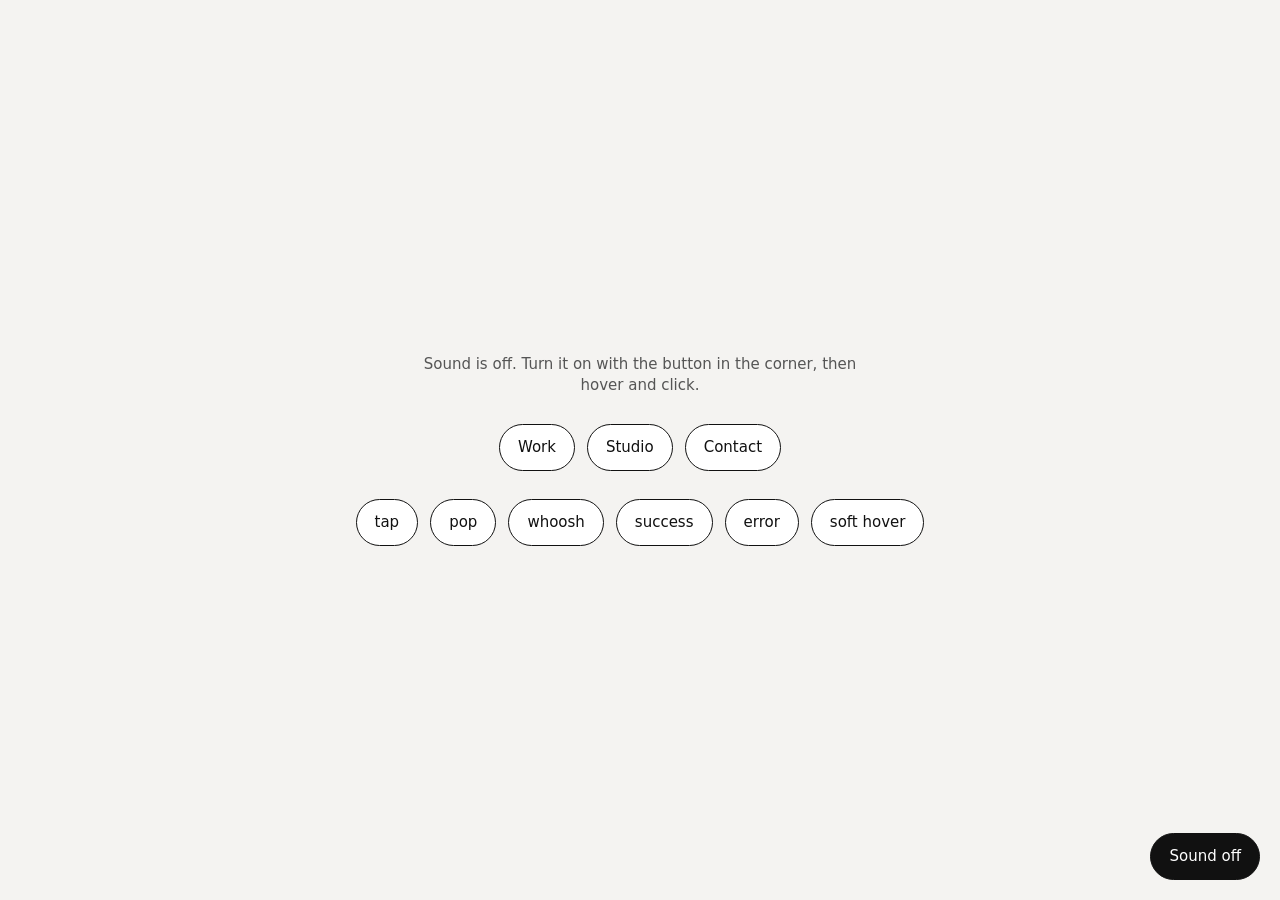
<file: sounds/demo.html>
<!doctype html>
<html lang="en">
<head><meta charset="utf-8"><meta name="viewport" content="width=device-width, initial-scale=1"><title>ProUI interface sounds</title>
<style>
  body { margin: 0; min-height: 100vh; display: grid; place-content: center; gap: 28px; background: #f4f3f1; color: #111; font: 500 15px/1.4 system-ui, sans-serif; }
  .row { display: flex; flex-wrap: wrap; gap: 12px; justify-content: center; }
  button, a { padding: 12px 18px; border: 1px solid #111; border-radius: 99px; background: #fff; color: inherit; font: inherit; text-decoration: none; cursor: pointer; }
  [data-xsound-toggle] { position: fixed; right: 20px; bottom: 20px; background: #111; color: #fff; }
  [data-xsound-toggle][aria-pressed="true"] { background: #e8401c; border-color: #e8401c; }
  p { max-width: 46ch; margin: 0 auto; text-align: center; color: #555; }
</style></head>
<body>
<p>Sound is off. Turn it on with the button in the corner, then hover and click.</p>
<nav class="row" aria-label="Demo links"><a href="#" data-xsound="hover tap">Work</a><a href="#" data-xsound="hover tap">Studio</a><a href="#" data-xsound="hover tap">Contact</a></nav>
<div class="row">
  <button data-xsound="tap">tap</button><button data-xsound="pop">pop</button><button data-xsound="whoosh">whoosh</button>
  <button data-xsound="success">success</button><button data-xsound="error">error</button><button data-xsound="hover soft" data-xsound-hover="soft">soft hover</button>
</div>
<button data-xsound-toggle aria-pressed="false" data-label-on="Sound on" data-label-off="Sound off">Sound off</button>
<script src="ui-sounds.js"></script>
</body></html>
</file>
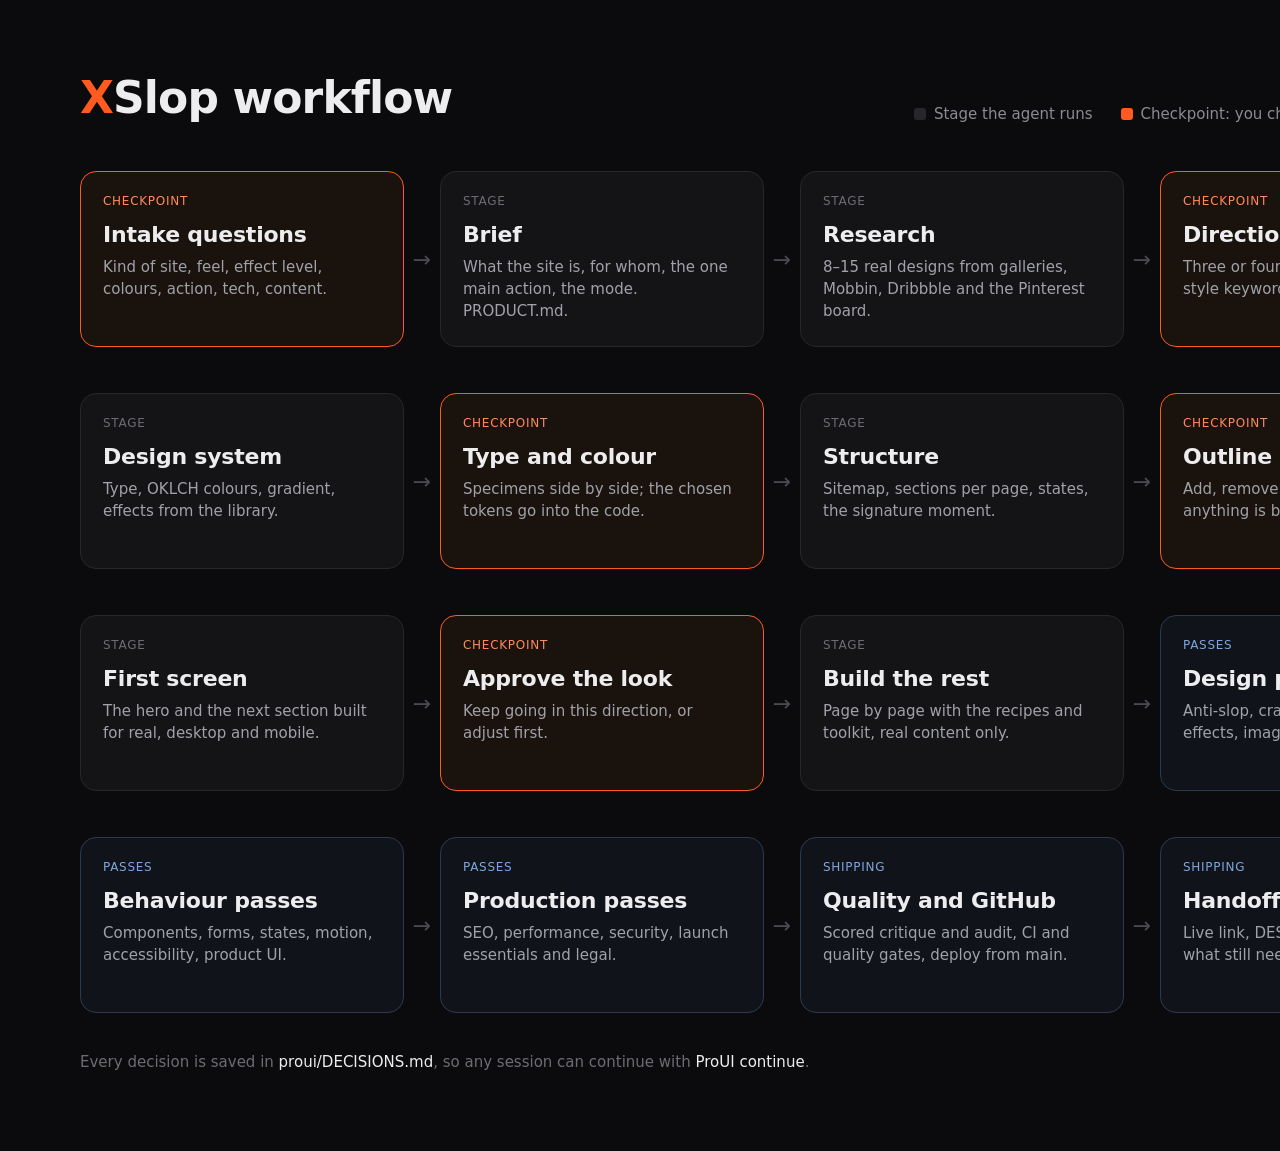
<file: assets/src/workflow.html>
<!doctype html>
<html><head><meta charset="utf-8">
<style>
  @import url('https://api.fontshare.com/v2/css?f[]=general-sans@400,500,600&display=swap');
  * { box-sizing: border-box; margin: 0; }
  body { width: 1600px; background: #0B0B0D; color: #EDEDEF; font-family: 'General Sans', system-ui, sans-serif; padding: 72px 80px 80px; }
  .top { display: flex; justify-content: space-between; align-items: end; margin-bottom: 48px; }
  h1 { font-size: 44px; font-weight: 600; letter-spacing: -0.02em; }
  h1 span { color: #FF5A1F; }
  .legend { display: flex; gap: 28px; font-size: 15px; color: #8B8B93; }
  .legend i { display: inline-block; width: 12px; height: 12px; border-radius: 3px; margin-right: 8px; vertical-align: -1px; }
  .row { display: grid; grid-template-columns: repeat(4, 1fr); gap: 0; position: relative; margin-bottom: 40px; }
  .cell { display: flex; align-items: stretch; }
  .card { flex: 1; background: #141417; border: 1px solid #26262B; border-radius: 16px; padding: 22px 22px 24px; min-height: 176px; }
  .card.cp { background: #1A120D; border-color: #FF5A1F; }
  .card.pass { background: #10141A; border-color: #2B3A52; }
  .kind { font-size: 12px; font-weight: 500; letter-spacing: 0.06em; text-transform: uppercase; color: #6C6C74; margin-bottom: 14px; }
  .cp .kind { color: #FF8A5B; }
  .pass .kind { color: #7FA6E0; }
  .title { font-size: 22px; font-weight: 600; margin-bottom: 10px; letter-spacing: -0.01em; }
  .desc { font-size: 15px; line-height: 1.45; color: #A1A1AA; }
  .arrow { width: 36px; flex: none; display: grid; place-items: center; color: #4A4A52; font-size: 22px; }
  .cell:last-child .arrow { display: none; }
  .turn { text-align: right; color: #4A4A52; font-size: 15px; margin: -26px 0 14px; padding-right: 8px; }
  .foot { margin-top: 8px; display: flex; justify-content: space-between; font-size: 15px; color: #6C6C74; }
  .foot b { color: #EDEDEF; font-weight: 500; }
</style></head><body>
<div class="top">
  <h1><span>X</span>Slop workflow</h1>
  <div class="legend"><span><i style="background:#26262B"></i>Stage the agent runs</span><span><i style="background:#FF5A1F"></i>Checkpoint: you choose</span><span><i style="background:#2B3A52"></i>Passes and shipping</span></div>
</div>

<div class="row"><div class="cell"><div class="card cp"><div class="kind">Checkpoint</div><div class="title">Intake questions</div><div class="desc">Kind of site, feel, effect level, colours, action, tech, content.</div></div><div class="arrow">→</div></div><div class="cell"><div class="card"><div class="kind">Stage</div><div class="title">Brief</div><div class="desc">What the site is, for whom, the one main action, the mode. PRODUCT.md.</div></div><div class="arrow">→</div></div><div class="cell"><div class="card"><div class="kind">Stage</div><div class="title">Research</div><div class="desc">8–15 real designs from galleries, Mobbin, Dribbble and the Pinterest board.</div></div><div class="arrow">→</div></div><div class="cell"><div class="card cp"><div class="kind">Checkpoint</div><div class="title">Direction</div><div class="desc">Three or four directions named after style keywords, with screenshots.</div></div><div class="arrow">→</div></div></div>
<div class="turn">↓ continues</div>
<div class="row"><div class="cell"><div class="card"><div class="kind">Stage</div><div class="title">Design system</div><div class="desc">Type, OKLCH colours, gradient, effects from the library.</div></div><div class="arrow">→</div></div><div class="cell"><div class="card cp"><div class="kind">Checkpoint</div><div class="title">Type and colour</div><div class="desc">Specimens side by side; the chosen tokens go into the code.</div></div><div class="arrow">→</div></div><div class="cell"><div class="card"><div class="kind">Stage</div><div class="title">Structure</div><div class="desc">Sitemap, sections per page, states, the signature moment.</div></div><div class="arrow">→</div></div><div class="cell"><div class="card cp"><div class="kind">Checkpoint</div><div class="title">Outline</div><div class="desc">Add, remove or reorder sections before anything is built.</div></div><div class="arrow">→</div></div></div>
<div class="turn">↓ continues</div>
<div class="row"><div class="cell"><div class="card"><div class="kind">Stage</div><div class="title">First screen</div><div class="desc">The hero and the next section built for real, desktop and mobile.</div></div><div class="arrow">→</div></div><div class="cell"><div class="card cp"><div class="kind">Checkpoint</div><div class="title">Approve the look</div><div class="desc">Keep going in this direction, or adjust first.</div></div><div class="arrow">→</div></div><div class="cell"><div class="card"><div class="kind">Stage</div><div class="title">Build the rest</div><div class="desc">Page by page with the recipes and toolkit, real content only.</div></div><div class="arrow">→</div></div><div class="cell"><div class="card pass"><div class="kind">Passes</div><div class="title">Design passes</div><div class="desc">Anti-slop, craft, type, colour, layout, effects, images, copy.</div></div><div class="arrow">→</div></div></div>
<div class="turn">↓ continues</div>
<div class="row"><div class="cell"><div class="card pass"><div class="kind">Passes</div><div class="title">Behaviour passes</div><div class="desc">Components, forms, states, motion, accessibility, product UI.</div></div><div class="arrow">→</div></div><div class="cell"><div class="card pass"><div class="kind">Passes</div><div class="title">Production passes</div><div class="desc">SEO, performance, security, launch essentials and legal.</div></div><div class="arrow">→</div></div><div class="cell"><div class="card pass"><div class="kind">Shipping</div><div class="title">Quality and GitHub</div><div class="desc">Scored critique and audit, CI and quality gates, deploy from main.</div></div><div class="arrow">→</div></div><div class="cell"><div class="card pass"><div class="kind">Shipping</div><div class="title">Handoff</div><div class="desc">Live link, DESIGN.md from the build, what still needs real content.</div></div><div class="arrow">→</div></div></div>
<div class="foot"><span>Every decision is saved in <b>proui/DECISIONS.md</b>, so any session can continue with <b>ProUI continue</b>.</span><span>github.com/denysovski/ProUI</span></div>
</body></html>
</file>
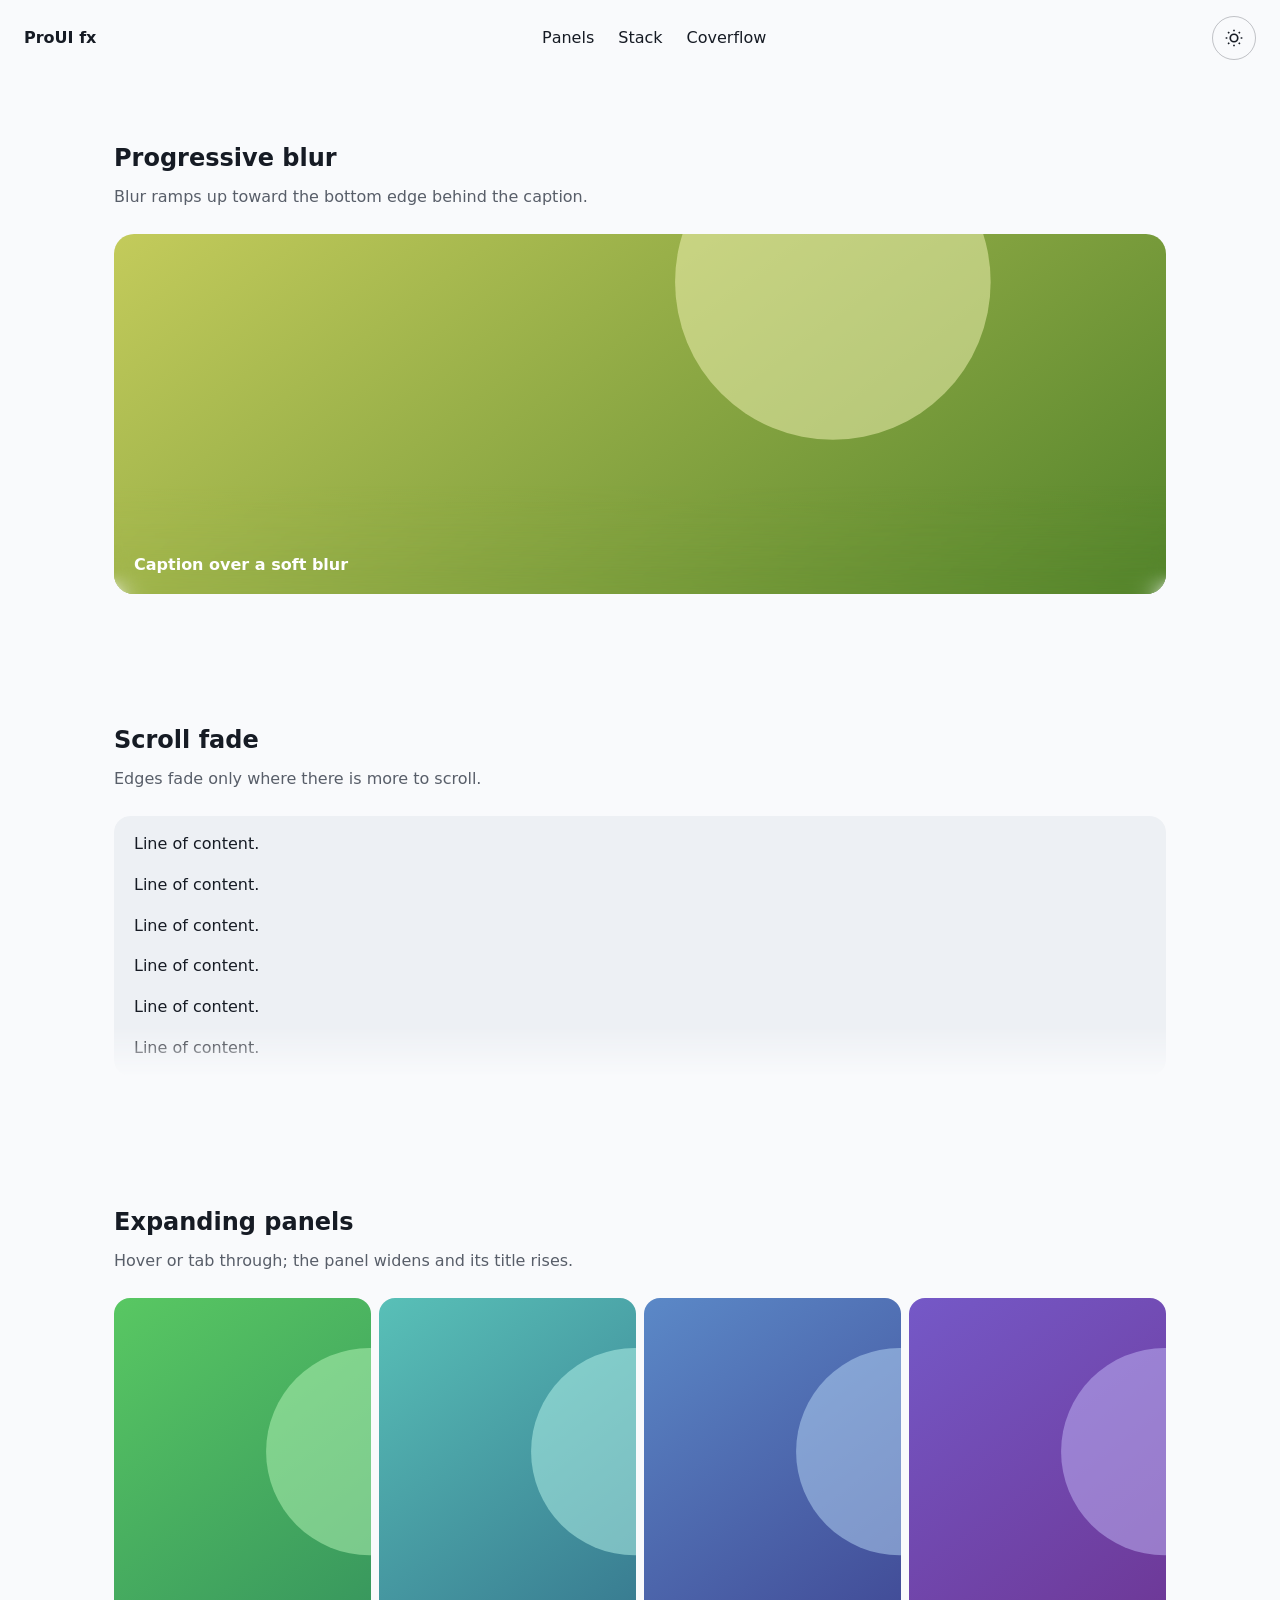
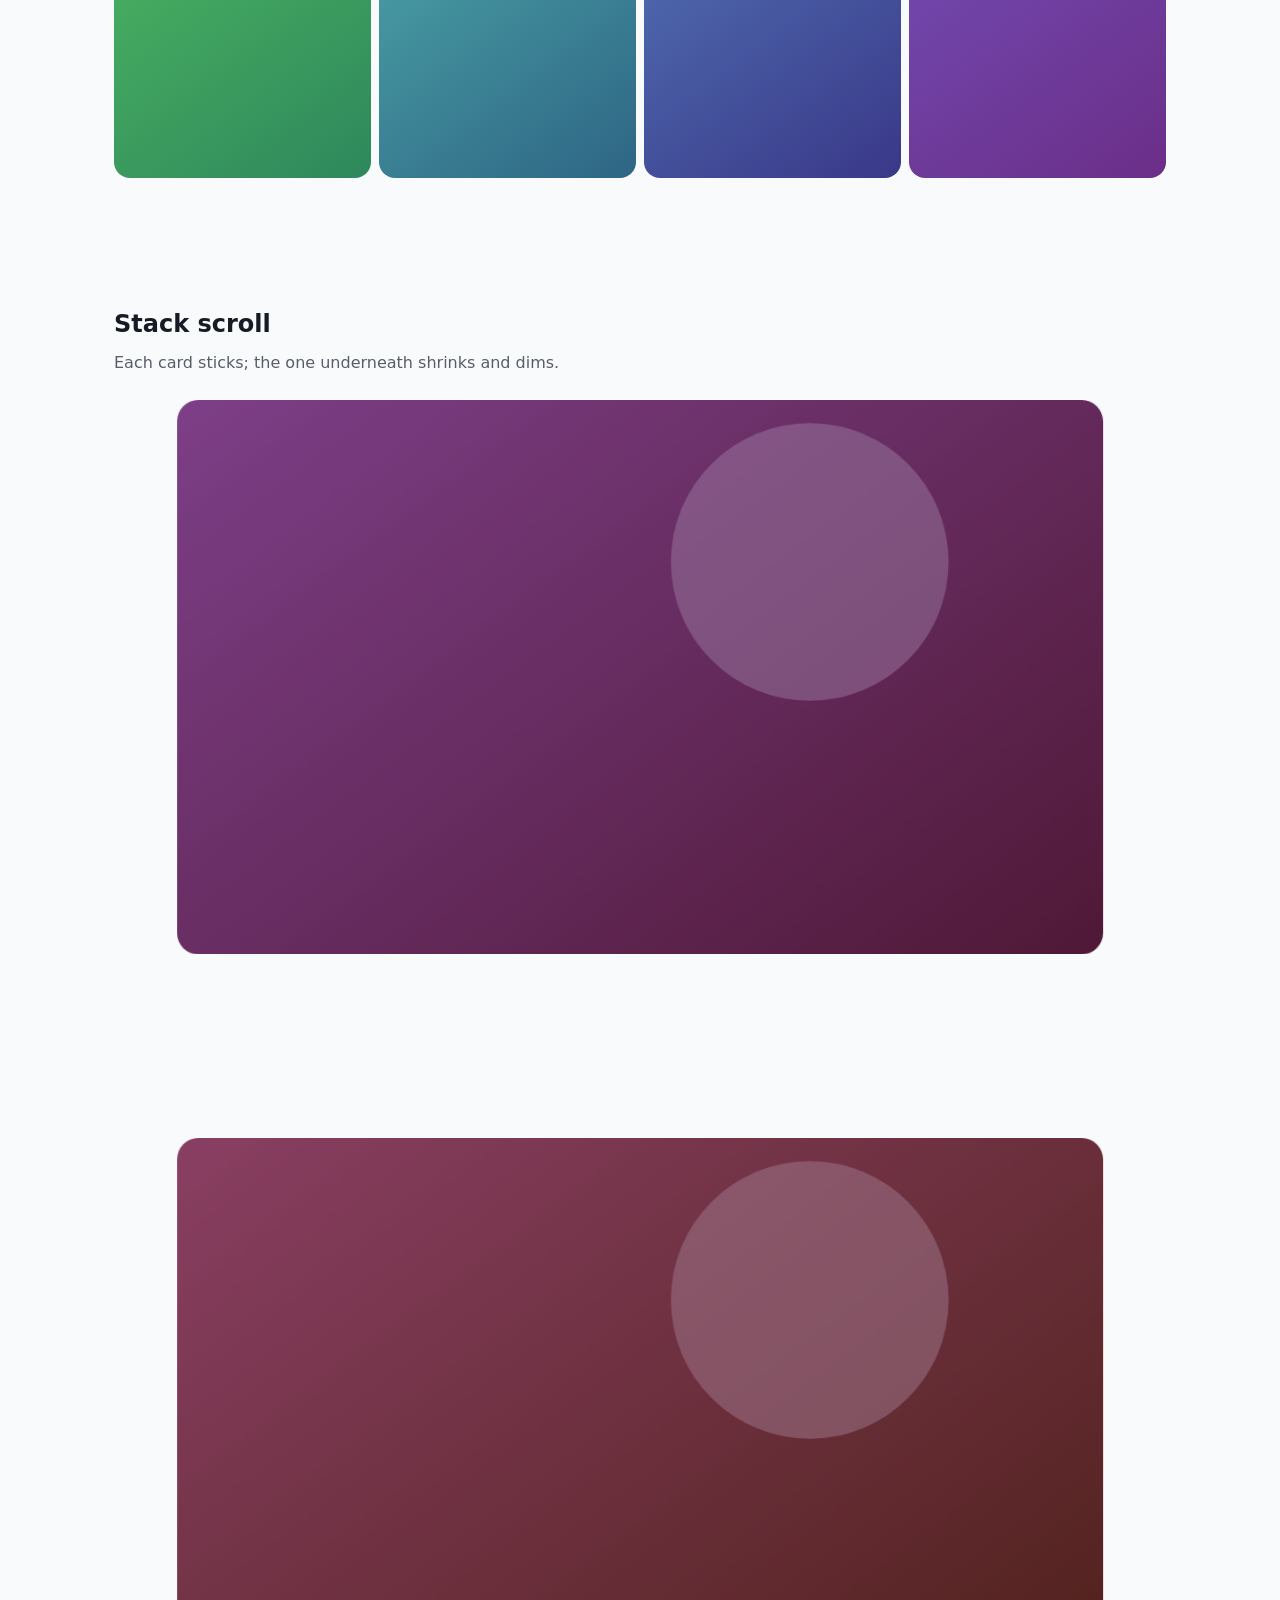
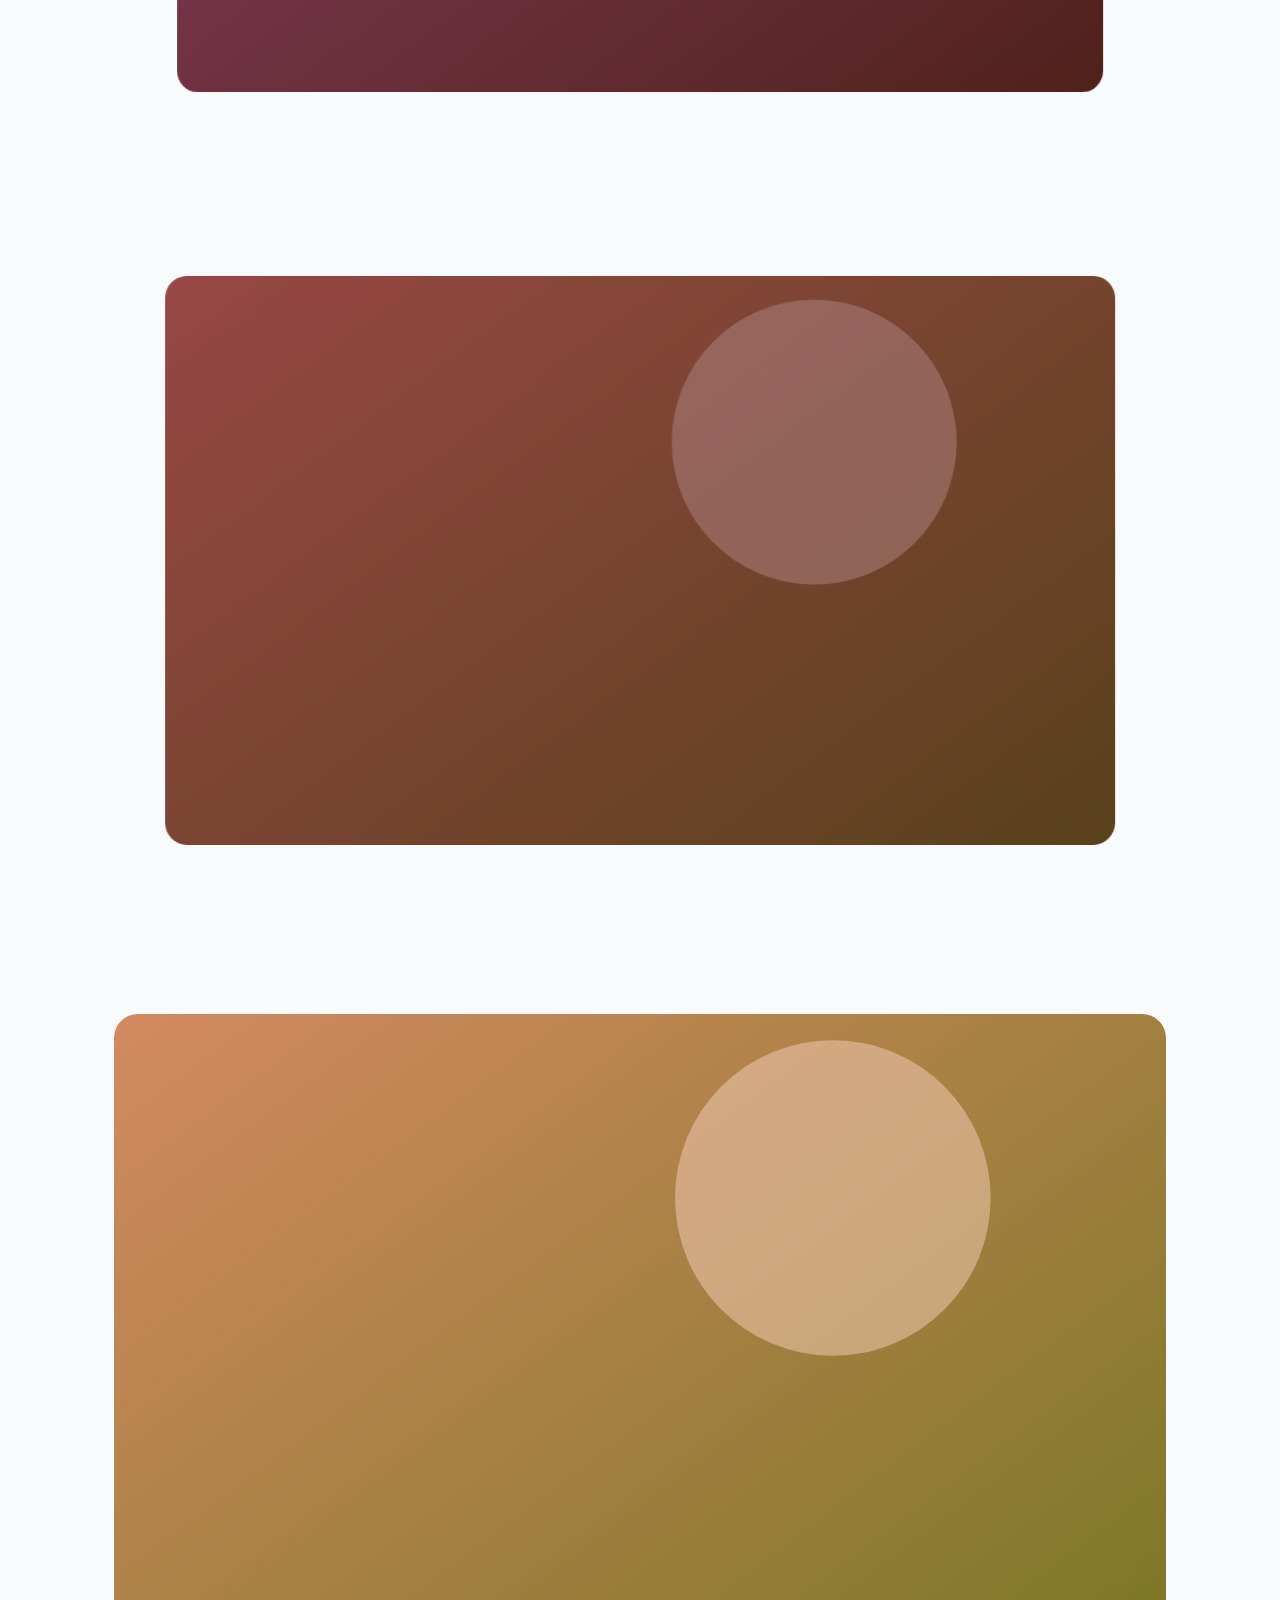
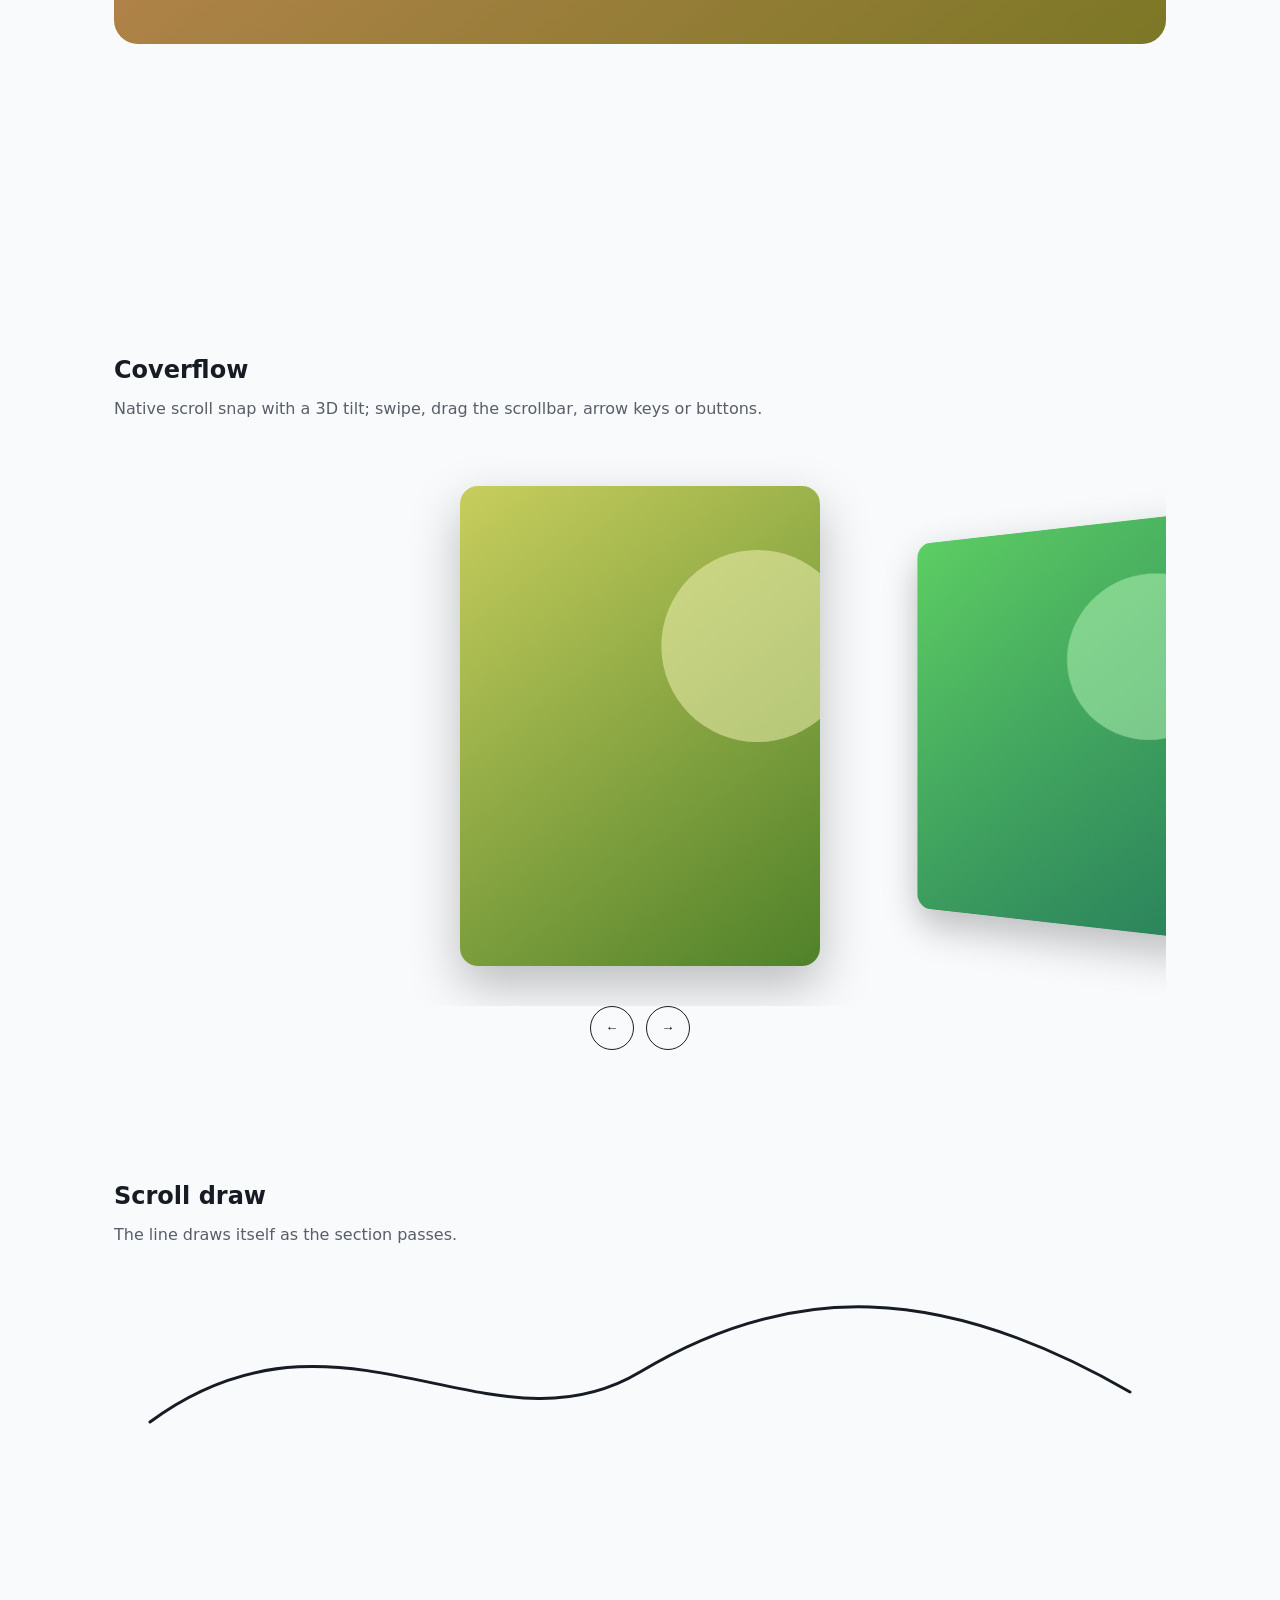
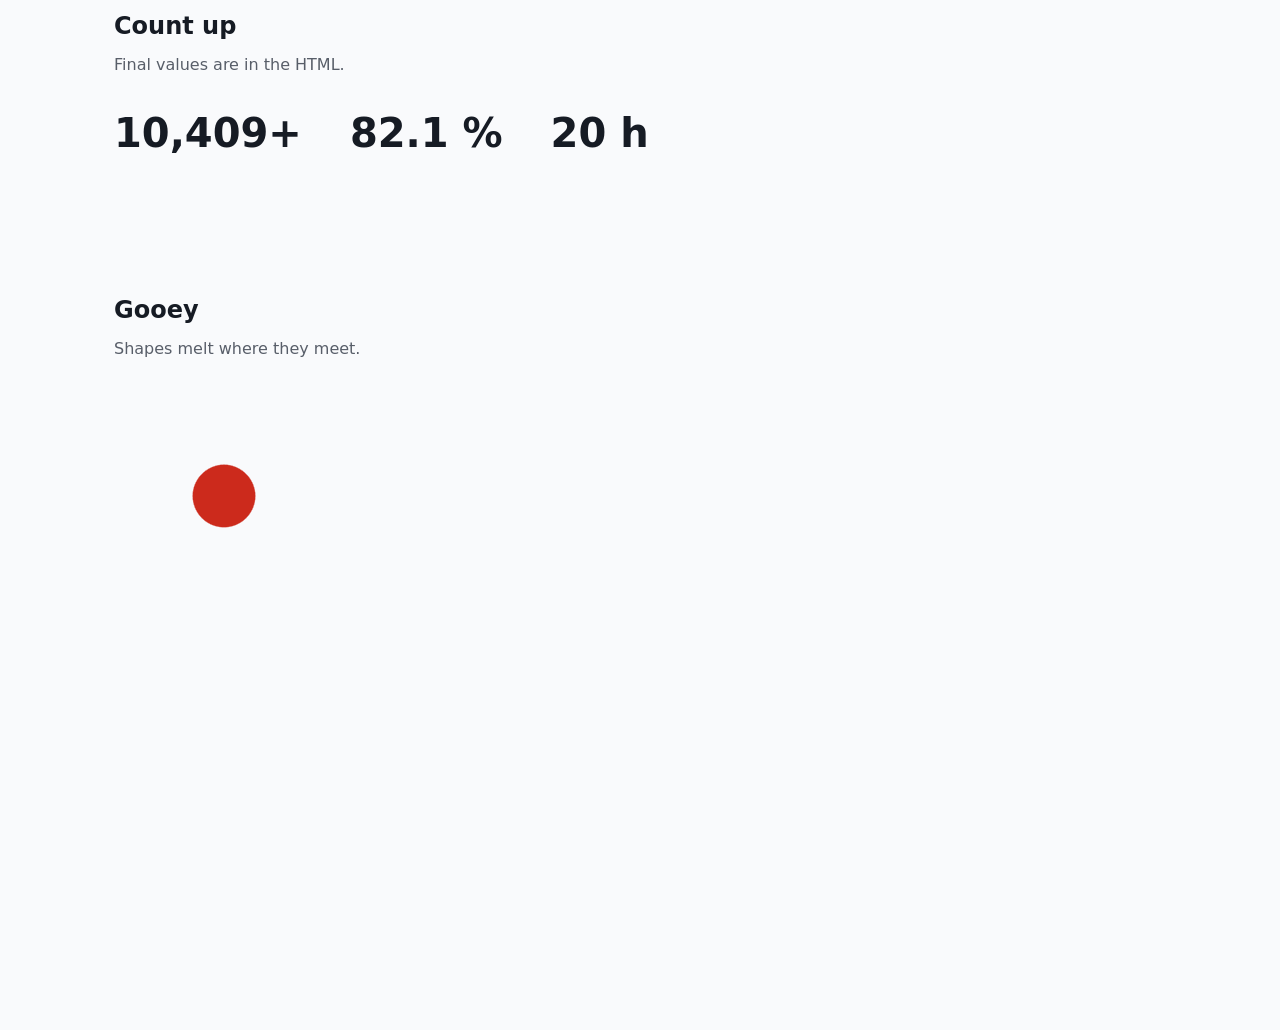
<file: effects/fx/demo.html>
<!doctype html>
<html lang="en" data-theme="light">
<head>
<meta charset="utf-8">
<meta name="viewport" content="width=device-width, initial-scale=1">
<title>ProUI fx demo</title>
<link rel="stylesheet" href="progressive-blur/progressive-blur.css">
<link rel="stylesheet" href="scroll-fade/scroll-fade.css">
<link rel="stylesheet" href="expand-panels/expand-panels.css">
<link rel="stylesheet" href="stack-scroll/stack-scroll.css">
<link rel="stylesheet" href="coverflow/coverflow.css">
<link rel="stylesheet" href="theme-toggle/theme-toggle.css">
<link rel="stylesheet" href="roll-link/roll-link.css">
<link rel="stylesheet" href="gooey/gooey.css">
<link rel="stylesheet" href="progress-ring/progress-ring.css">
<link rel="stylesheet" href="count-up/count-up.css">
<style>
  :root { --bg: oklch(98.5% 0.003 250); --surface: oklch(95.5% 0.006 250); --text: oklch(22% 0.02 265); --muted: oklch(48% 0.02 265); --accent: oklch(55% 0.2 30); }
  :root[data-theme="dark"] { --bg: oklch(16% 0.008 260); --surface: oklch(21% 0.01 260); --text: oklch(95% 0.005 260); --muted: oklch(72% 0.015 260); --accent: oklch(80% 0.17 145); }
  * { box-sizing: border-box; }
  body { margin: 0; background: var(--bg); color: var(--text); font: 16px/1.55 system-ui, sans-serif; }
  header { display: flex; justify-content: space-between; align-items: center; padding: 16px 24px; position: sticky; top: 0; background: var(--bg); z-index: 30; }
  nav { display: flex; gap: 24px; }
  section { padding: 64px 24px; max-width: 1100px; margin: 0 auto; }
  h2 { font-size: 1.5rem; margin: 0 0 8px; } p.note { color: var(--muted); margin: 0 0 24px; }
  .media { position: relative; border-radius: 20px; overflow: hidden; height: 360px; }
  .media img { width: 100%; height: 100%; object-fit: cover; display: block; }
  .media .cap { position: absolute; z-index: 2; left: 20px; bottom: 16px; color: #fff; font-weight: 600; }
  .scroller { height: 260px; background: var(--surface); border-radius: 16px; padding: 0 20px; }
  .stats { display: flex; gap: 48px; font-size: 2.5rem; font-weight: 700; }
</style>
</head>
<body>
<svg width="0" height="0" style="position:absolute" aria-hidden="true"><filter id="xfx-goo"><feGaussianBlur in="SourceGraphic" stdDeviation="10" result="b"/><feColorMatrix in="b" mode="matrix" values="1 0 0 0 0  0 1 0 0 0  0 0 1 0 0  0 0 0 20 -9" result="g"/><feComposite in="SourceGraphic" in2="g" operator="atop"/></filter></svg>
<header>
  <strong>ProUI fx</strong>
  <nav aria-label="Demo"><a class="xfx-roll" data-xfx-roll href="#panels">Panels</a><a class="xfx-roll" data-xfx-roll href="#stack">Stack</a><a class="xfx-roll" data-xfx-roll href="#cover">Coverflow</a></nav>
  <button class="xfx-theme-toggle" data-xfx-theme-toggle aria-label="Dark theme" aria-pressed="false">
    <svg viewBox="0 0 24 24" fill="none" stroke="currentColor" stroke-width="2" aria-hidden="true"><circle cx="12" cy="12" r="4.5"/><g class="xfx-sun-rays"><path d="M12 2v2M12 20v2M2 12h2M20 12h2M4.9 4.9l1.4 1.4M17.7 17.7l1.4 1.4M4.9 19.1l1.4-1.4M17.7 6.3l1.4-1.4"/></g></svg>
  </button>
</header>
<main>
<section><h2>Progressive blur</h2><p class="note">Blur ramps up toward the bottom edge behind the caption.</p>
  <div class="media"><img data-ph="1" alt="Placeholder"><div class="xfx-pblur"><span></span><span></span><span></span><span></span><span></span></div><span class="cap">Caption over a soft blur</span></div></section>
<section><h2>Scroll fade</h2><p class="note">Edges fade only where there is more to scroll.</p>
  <div class="scroller xfx-scroll-fade" tabindex="0"><p>Line of content.</p><p>Line of content.</p><p>Line of content.</p><p>Line of content.</p><p>Line of content.</p><p>Line of content.</p><p>Line of content.</p><p>Line of content.</p><p>Line of content.</p><p>Line of content.</p></div></section>
<section id="panels"><h2>Expanding panels</h2><p class="note">Hover or tab through; the panel widens and its title rises.</p>
  <ul class="xfx-expand"><li><a href="#"><img data-ph="2" alt=""><p class="xfx-expand-title">Architecture</p></a></li><li><a href="#"><img data-ph="3" alt=""><p class="xfx-expand-title">Interiors</p></a></li><li><a href="#"><img data-ph="4" alt=""><p class="xfx-expand-title">Landscape</p></a></li><li><a href="#"><img data-ph="5" alt=""><p class="xfx-expand-title">Objects</p></a></li></ul></section>
<section id="stack"><h2>Stack scroll</h2><p class="note">Each card sticks; the one underneath shrinks and dims.</p>
  <ol class="xfx-stack" data-xfx-stack><li><img data-ph="6" alt=""></li><li><img data-ph="7" alt=""></li><li><img data-ph="8" alt=""></li><li><img data-ph="9" alt=""></li></ol></section>
<section id="cover"><h2>Coverflow</h2><p class="note">Native scroll snap with a 3D tilt; swipe, drag the scrollbar, arrow keys or buttons.</p>
  <div class="xfx-coverflow" data-xfx-coverflow><ul class="xfx-coverflow-track" aria-label="Gallery"><li><img data-ph="1" alt=""></li><li><img data-ph="2" alt=""></li><li><img data-ph="3" alt=""></li><li><img data-ph="4" alt=""></li><li><img data-ph="5" alt=""></li><li><img data-ph="6" alt=""></li></ul>
  <div class="xfx-coverflow-nav"><button data-prev aria-label="Previous">←</button><button data-next aria-label="Next">→</button></div></div></section>
<section><h2>Scroll draw</h2><p class="note">The line draws itself as the section passes.</p>
  <svg data-xfx-draw viewBox="0 0 1000 200" width="100%" height="200"><path d="M10 150 C 200 10, 350 190, 500 100 S 800 10, 990 120" fill="none" stroke="currentColor" stroke-width="3" stroke-linecap="round"/></svg></section>
<section><h2>Count up</h2><p class="note">Final values are in the HTML.</p>
  <div class="stats"><span data-xfx-count="12500" data-suffix="+">12 500+</span><span data-xfx-count="98.6" data-decimals="1" data-suffix=" %">98.6 %</span><span data-xfx-count="24" data-suffix=" h">24 h</span></div></section>
<section><h2>Gooey</h2><p class="note">Shapes melt where they meet.</p>
  <div class="xfx-gooey xfx-gooey-demo" aria-hidden="true"><span style="--i:0"></span><span style="--i:1"></span><span style="--i:2"></span><span style="--i:3"></span></div></section>
<div style="height:40vh"></div>
</main>
<button class="xfx-ring" data-xfx-ring aria-label="Back to top"></button>
<script>
  // demo placeholders: generated gradients, no third-party images
  const hues = [20, 60, 120, 170, 210, 250, 290, 330, 0];
  document.querySelectorAll('img[data-ph]').forEach((img) => {
    const h = hues[img.dataset.ph % hues.length];
    img.src = 'data:image/svg+xml,' + encodeURIComponent(`<svg xmlns="http://www.w3.org/2000/svg" width="1200" height="900"><defs><linearGradient id="g" x2="1" y2="1"><stop offset="0" stop-color="hsl(${h} 60% 62%)"/><stop offset="1" stop-color="hsl(${h + 40} 55% 30%)"/></linearGradient></defs><rect width="1200" height="900" fill="url(#g)"/><circle cx="820" cy="300" r="180" fill="hsl(${h} 80% 85% / .5)"/></svg>`);
  });
</script>
<script src="roll-link/roll-link.js"></script>
<script src="theme-toggle/theme-toggle.js"></script>
<script src="stack-scroll/stack-scroll.js"></script>
<script src="coverflow/coverflow.js"></script>
<script src="scroll-draw/scroll-draw.js"></script>
<script src="count-up/count-up.js"></script>
<script src="progress-ring/progress-ring.js"></script>
</body>
</html>
</file>
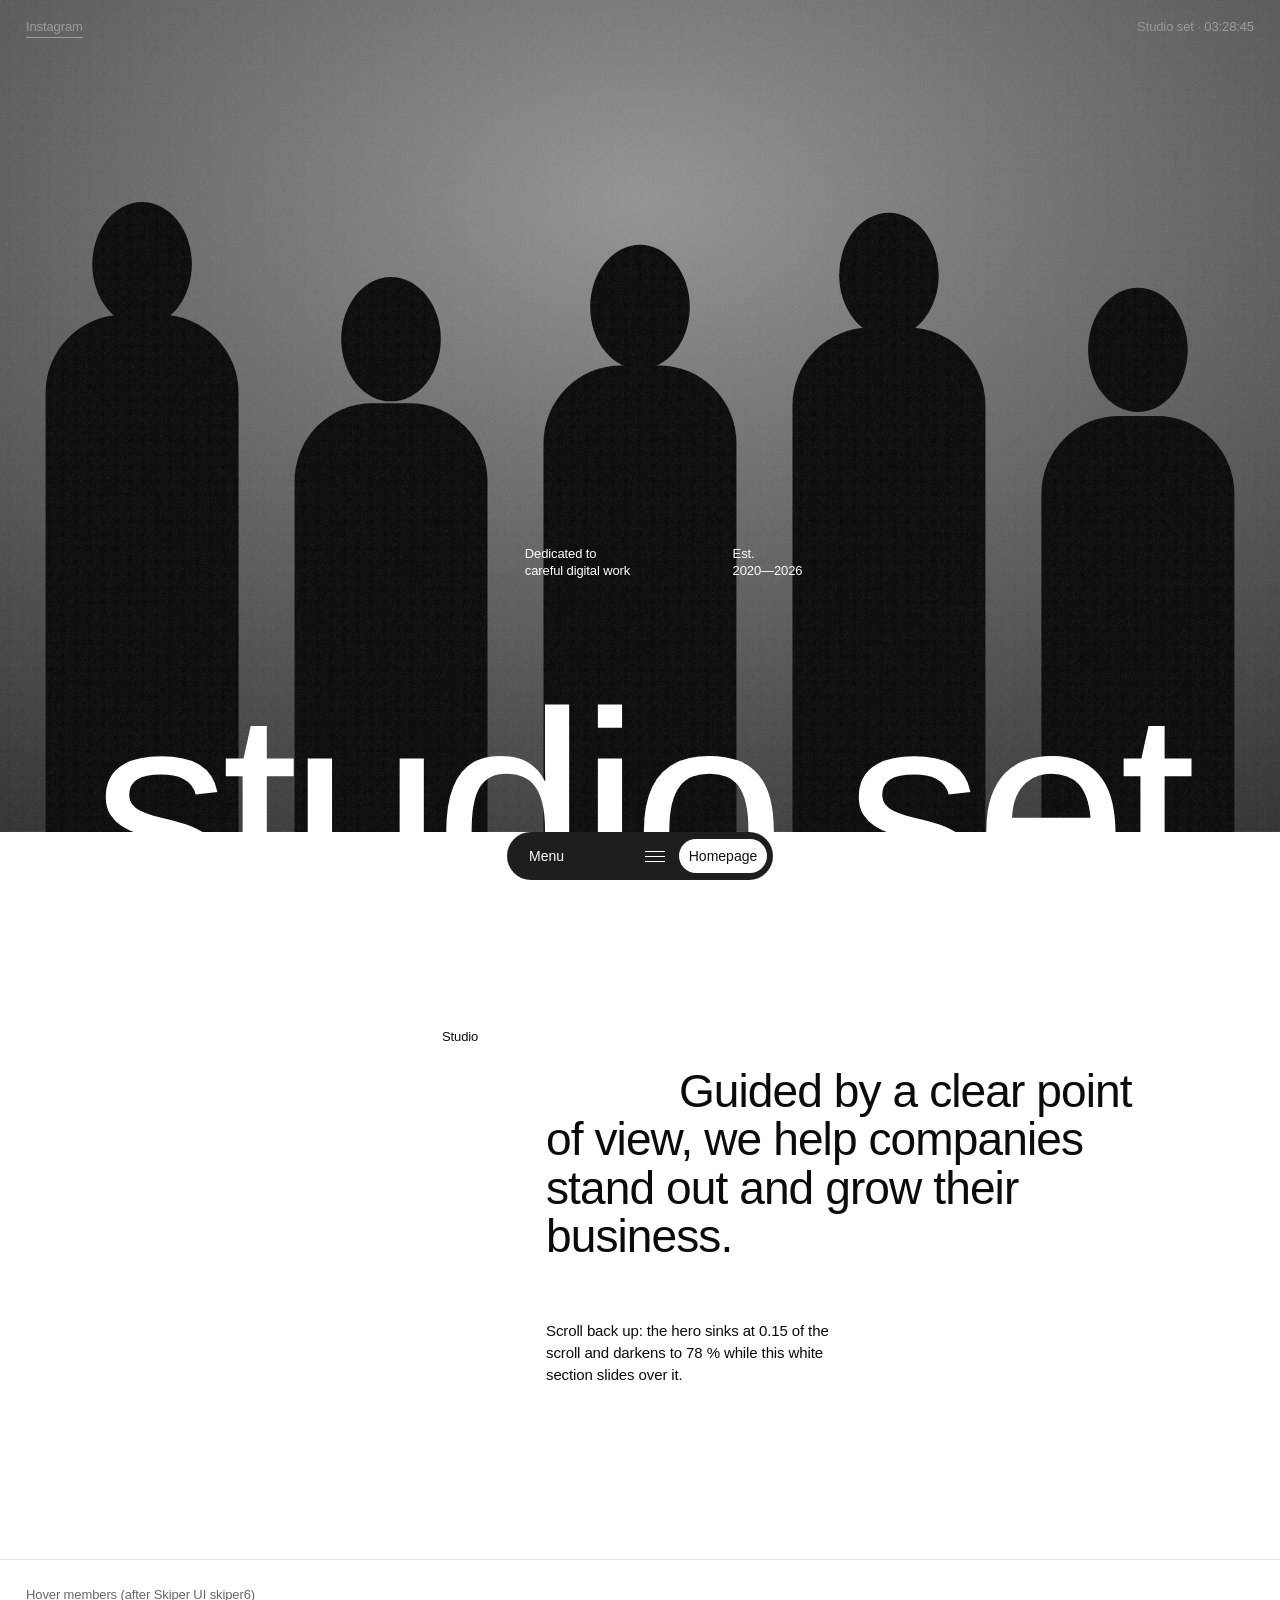
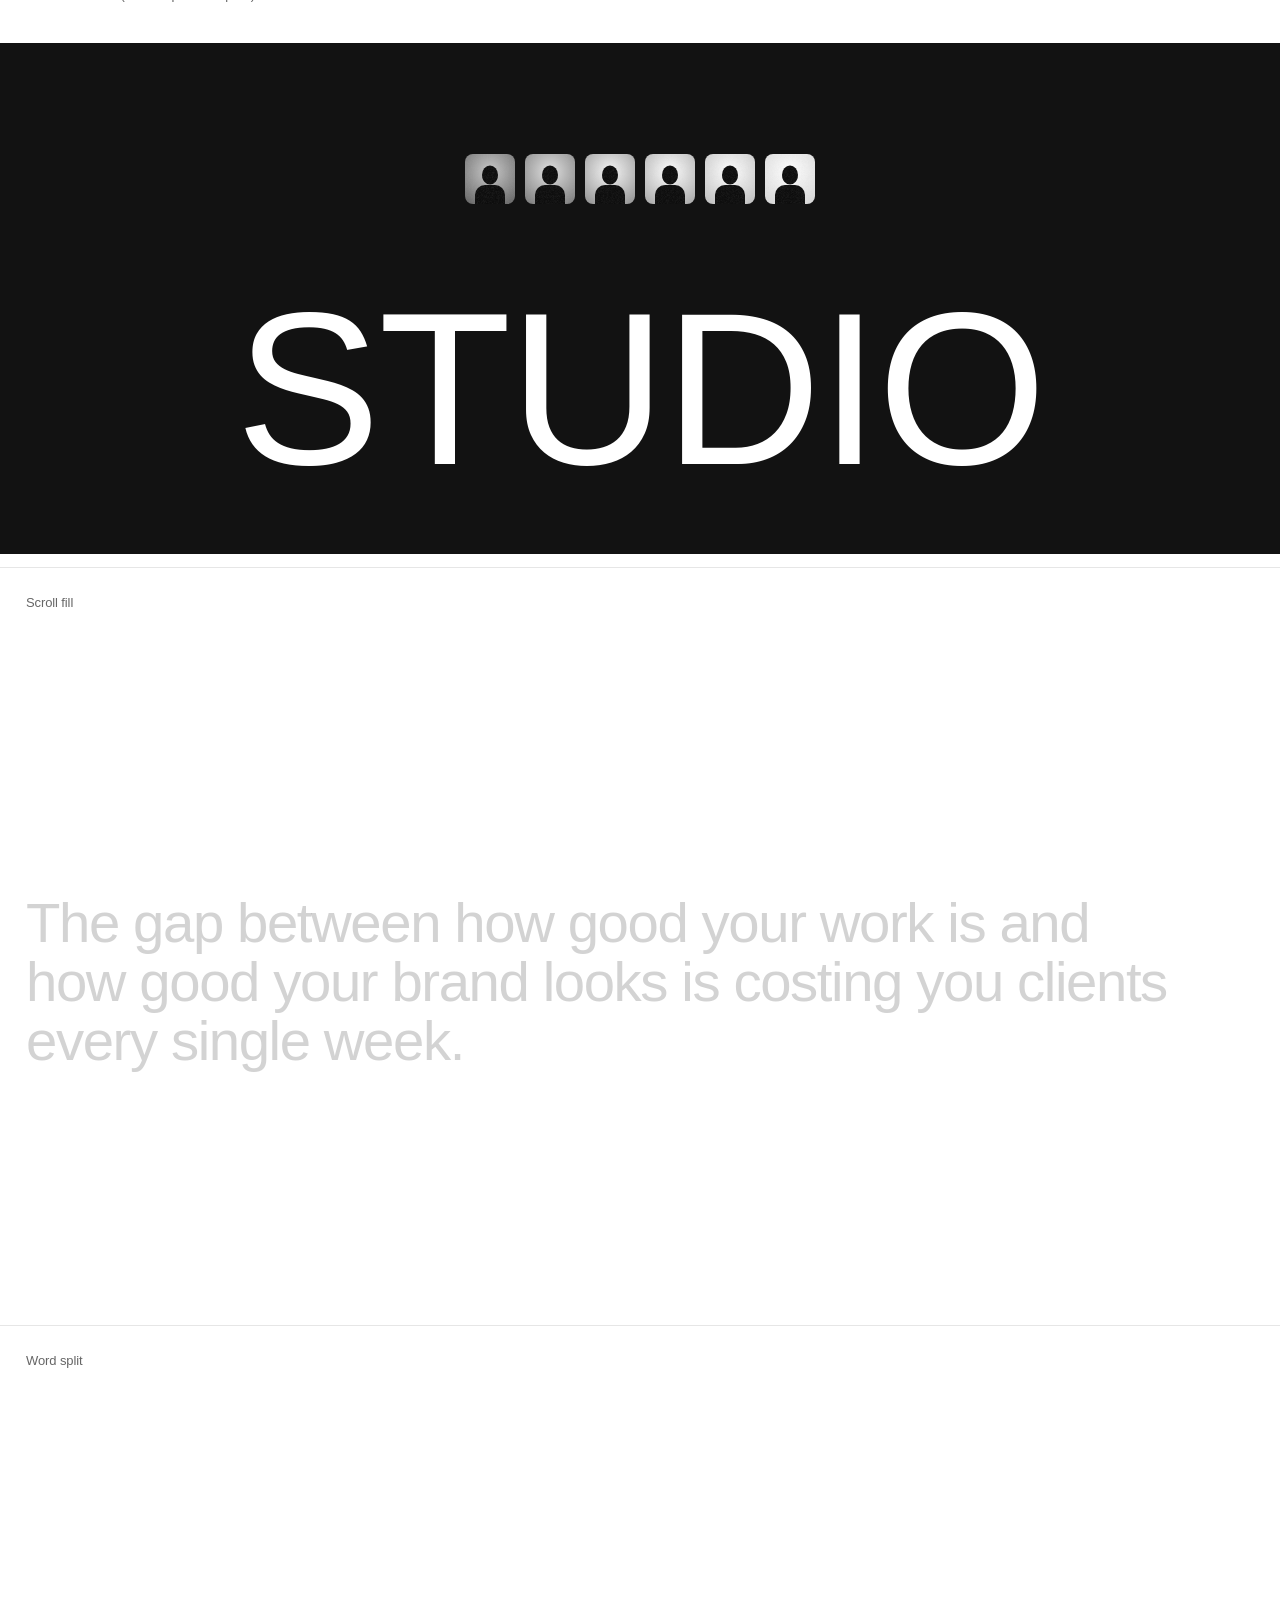
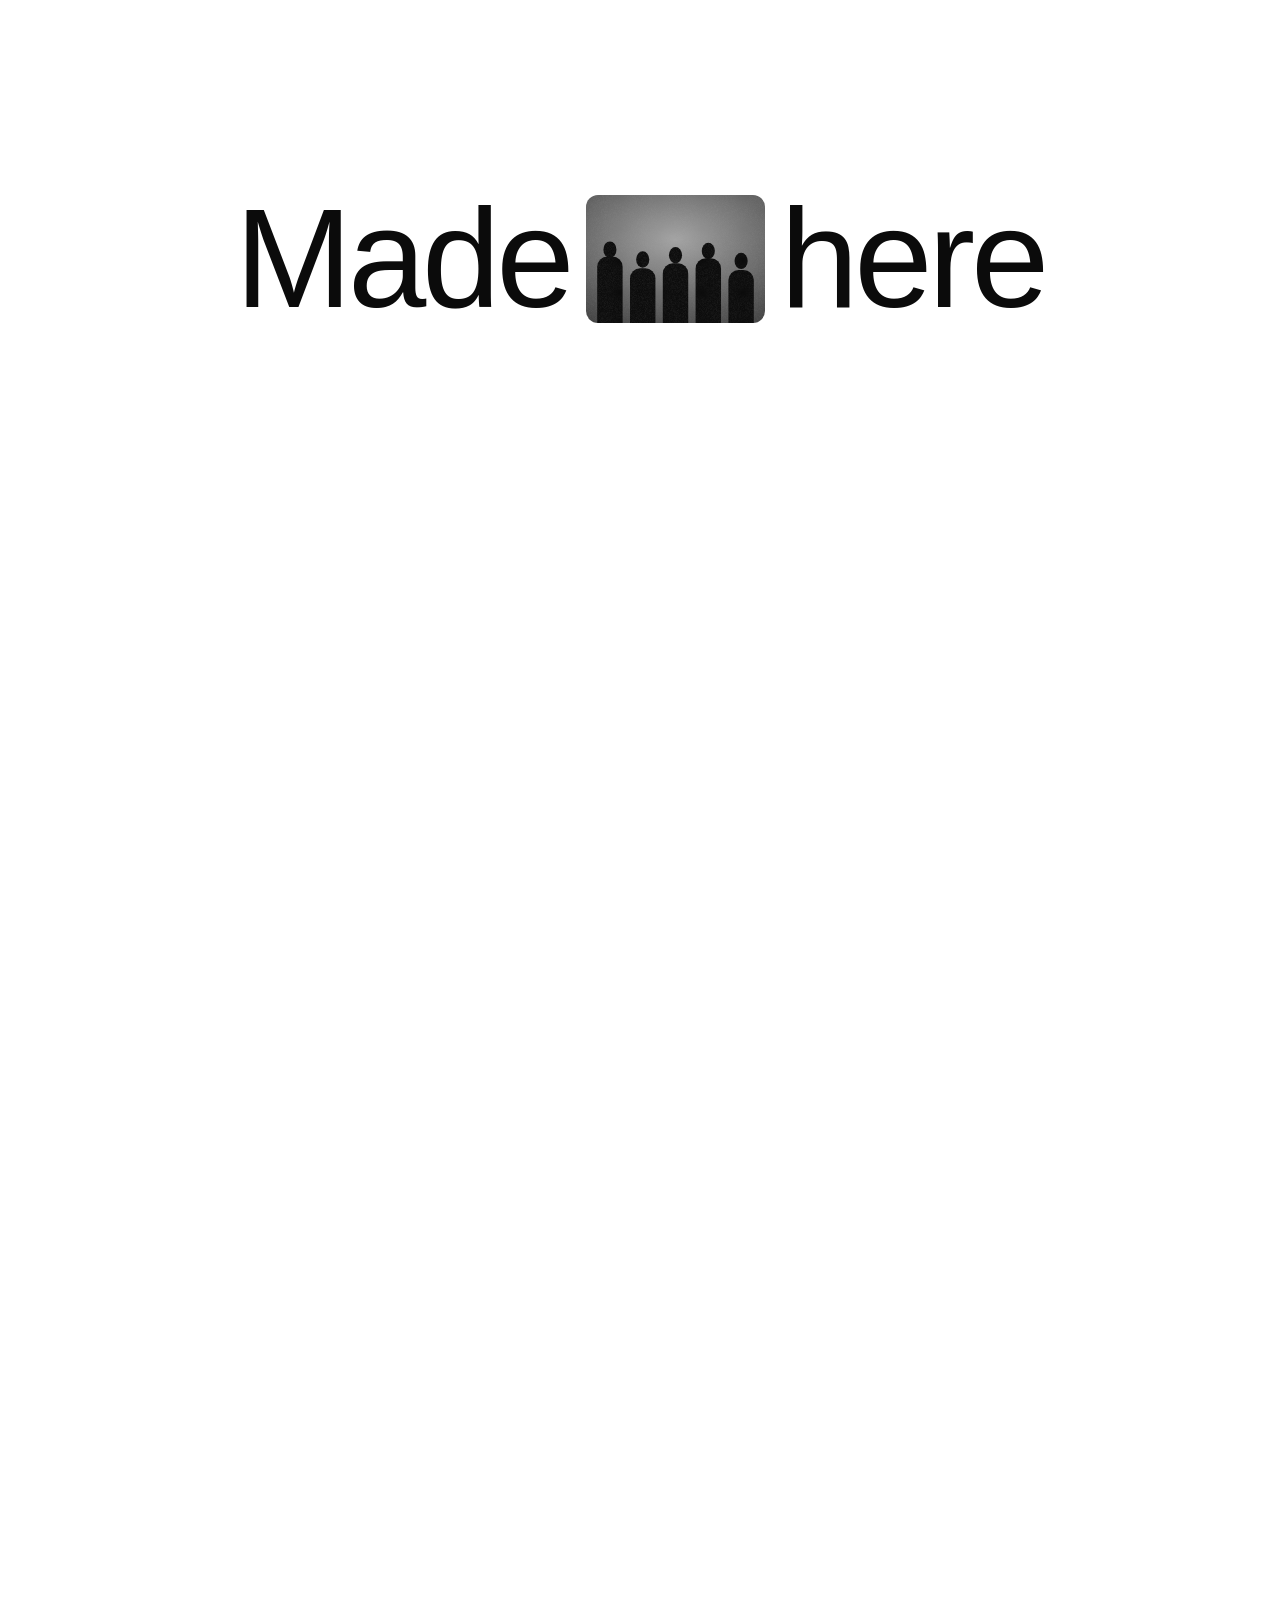
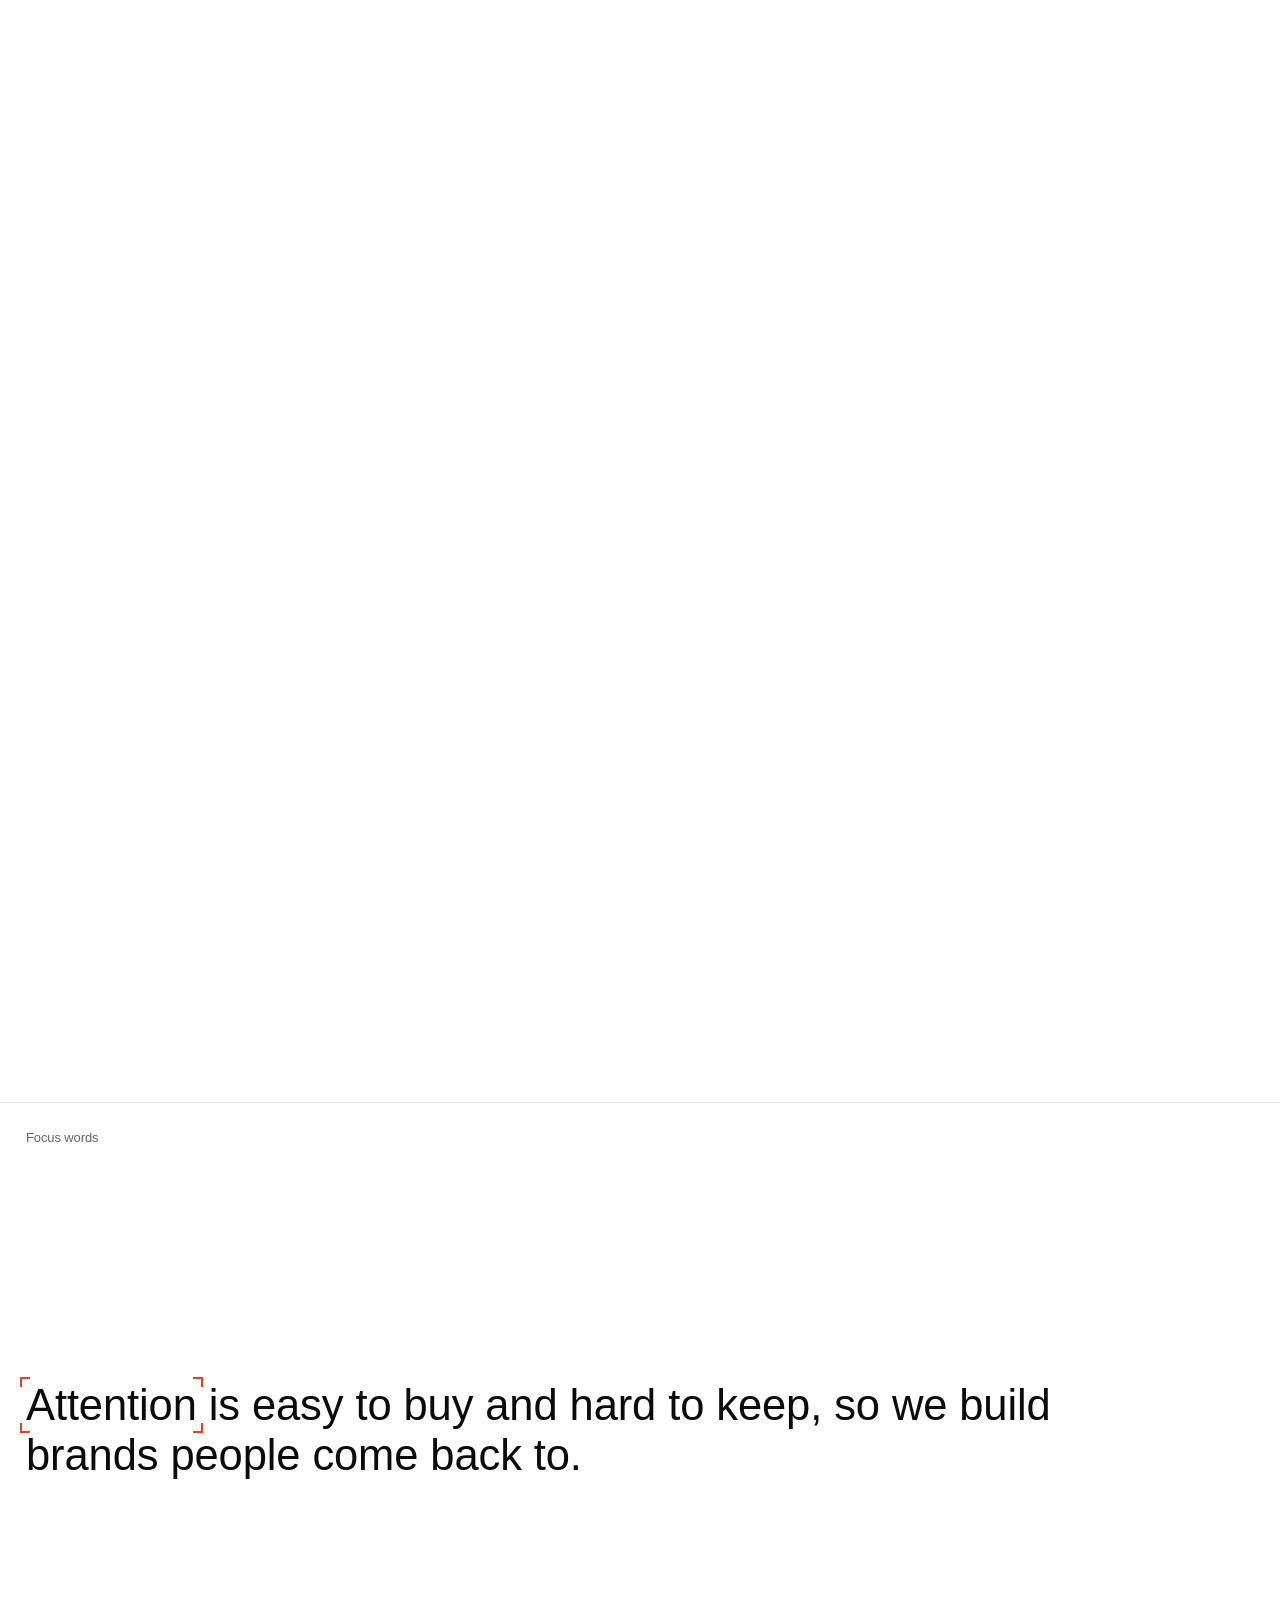
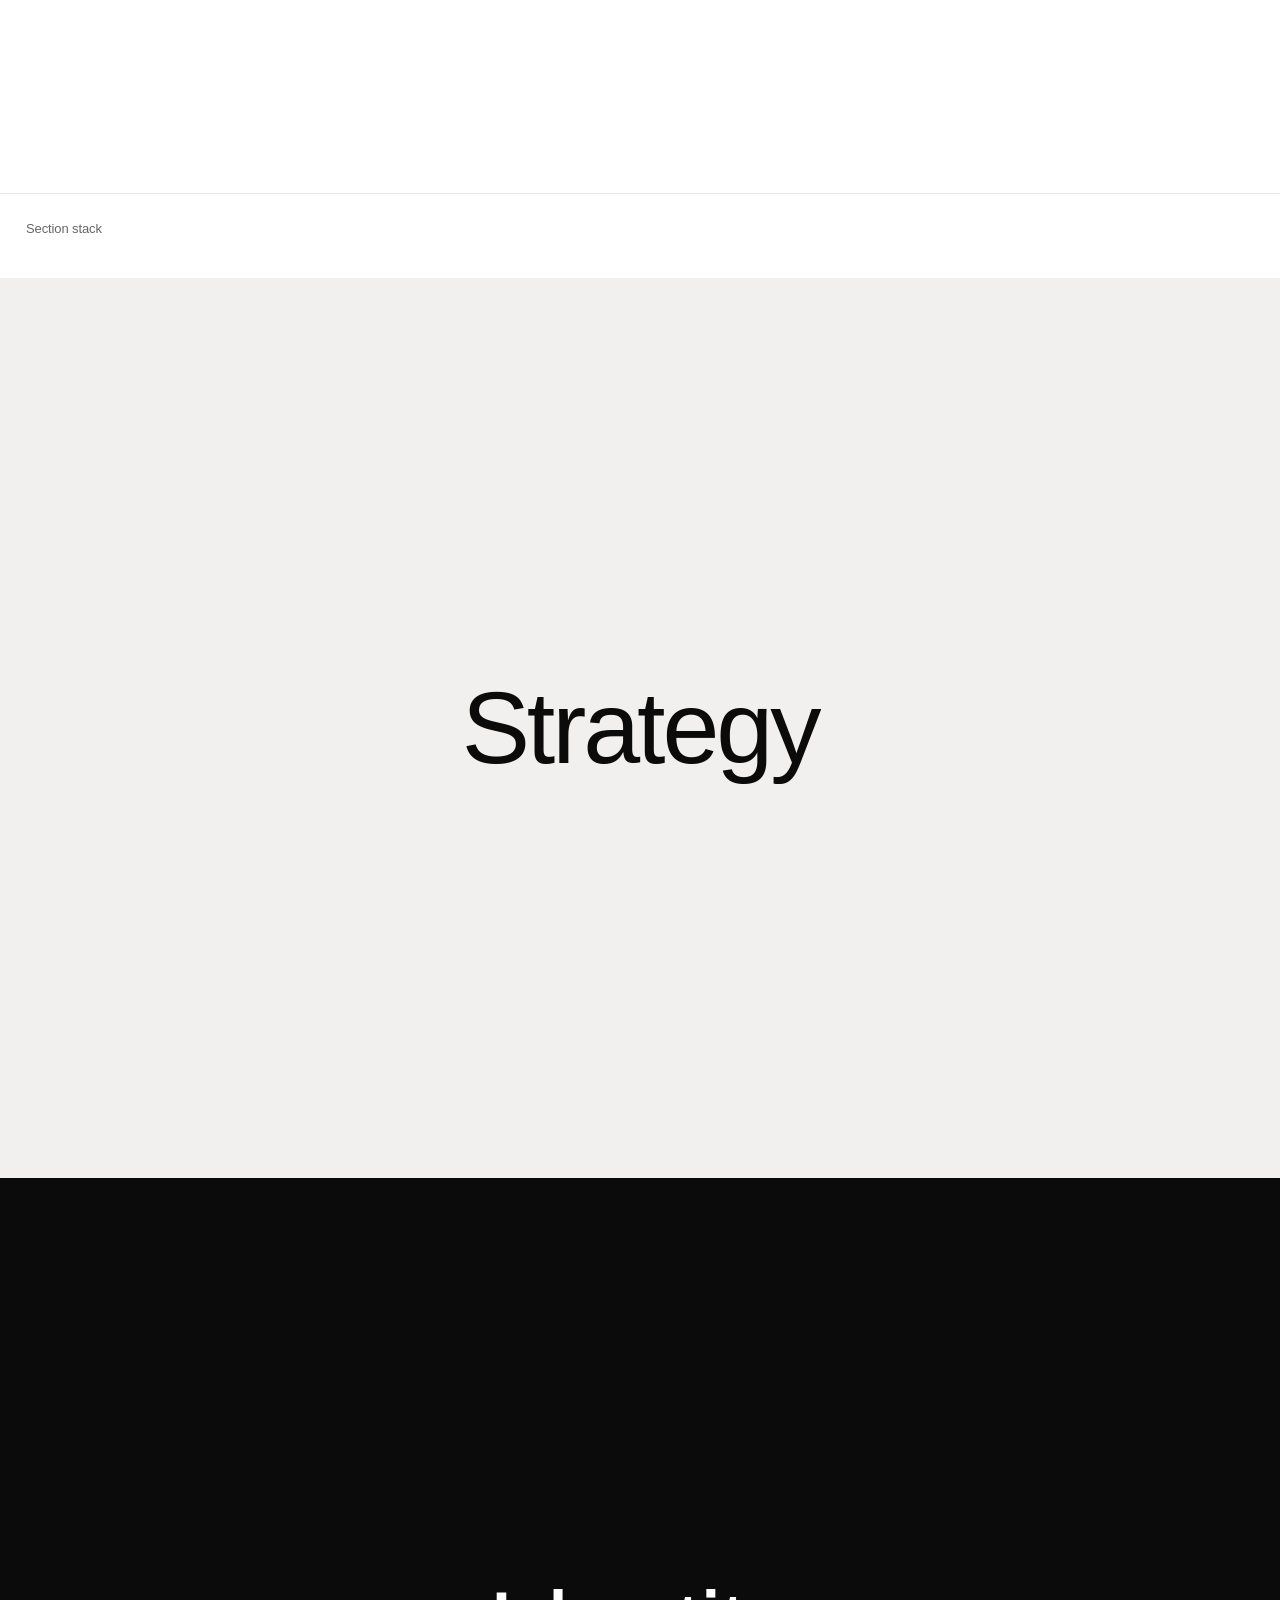
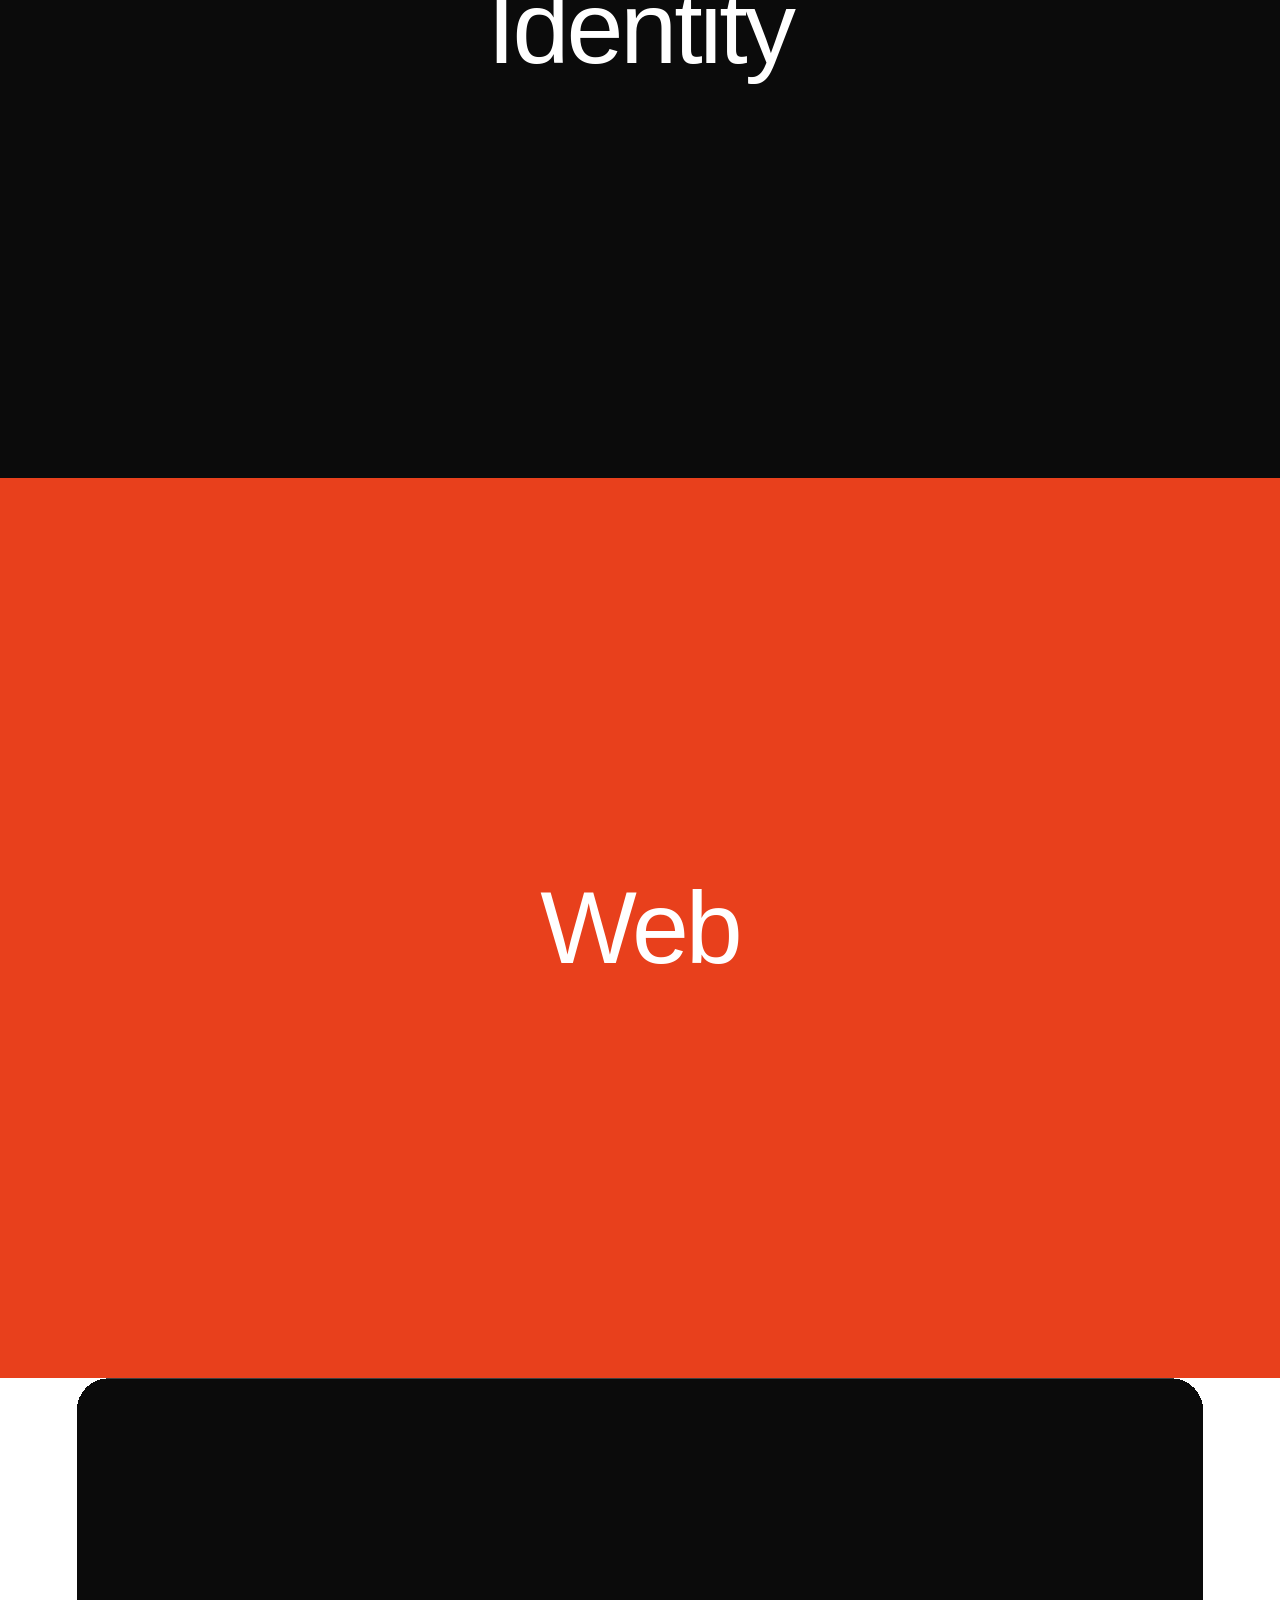
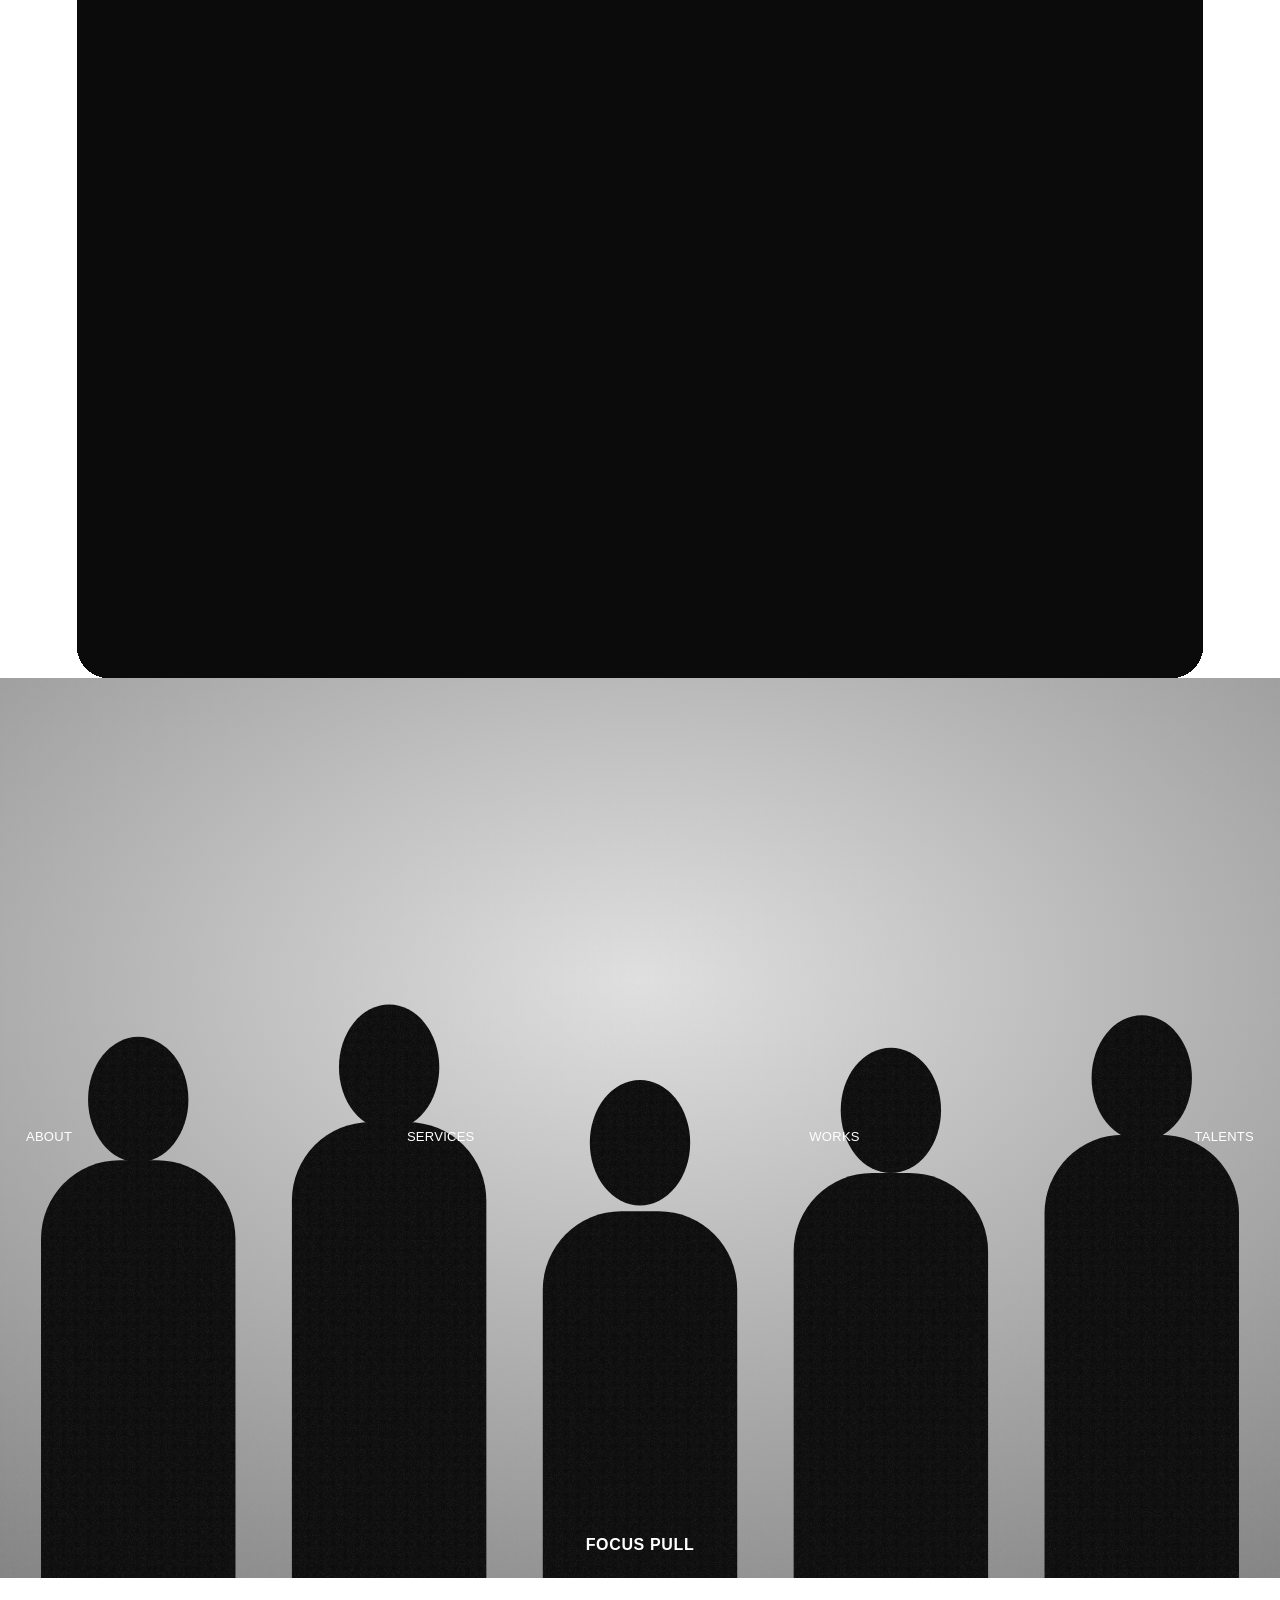
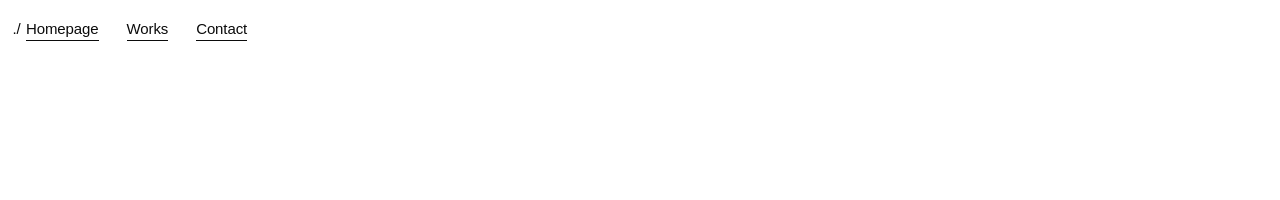
<file: effects/fx/motion-demo.html>
<!doctype html>
<html lang="en">
<head>
<meta charset="utf-8">
<meta name="viewport" content="width=device-width, initial-scale=1">
<title>ProUI fx: studio motion set</title>
<link rel="stylesheet" href="dock-menu/dock-menu.css">
<link rel="stylesheet" href="recede-hero/recede-hero.css">
<link rel="stylesheet" href="blur-lines/blur-lines.css">
<link rel="stylesheet" href="hover-members/hover-members.css">
<link rel="stylesheet" href="section-stack/section-stack.css">
<link rel="stylesheet" href="word-split/word-split.css">
<link rel="stylesheet" href="scroll-fill/scroll-fill.css">
<link rel="stylesheet" href="card-expand/card-expand.css">
<link rel="stylesheet" href="focus-words/focus-words.css">
<link rel="stylesheet" href="focus-pull/focus-pull.css">
<link rel="stylesheet" href="underline-swap/underline-swap.css">
<link rel="stylesheet" href="hide-header/hide-header.css">
<style>
  :root { --bg: #fff; --ink: #0b0b0b; --accent: #e8401c; --font-body: "Host Grotesk", "Helvetica Neue", Arial, sans-serif; --font-display: "Host Grotesk", "Helvetica Neue", Arial, sans-serif; }
  * { box-sizing: border-box; }
  html { background: var(--bg); }
  body { margin: 0; color: var(--ink); font: 400 16px/1.45 var(--font-body); letter-spacing: -.007em; }
  .top { position: fixed; inset: 0 0 auto; z-index: 40; display: flex; justify-content: space-between; padding: 18px 26px; color: #fff; font-size: 13px; font-weight: 500; mix-blend-mode: difference; }
  .top a { color: inherit; }
  .hero { color: #fff; }
  .hero h1 { position: absolute; left: 0; right: 0; bottom: -.12em; margin: 0; font-size: 21.5vw; line-height: .9; font-weight: 400; letter-spacing: -.03em; white-space: nowrap; text-align: center; }
  .hero .meta { position: absolute; left: 41%; bottom: 25vw; display: flex; gap: 8vw; font-size: 13px; font-weight: 500; line-height: 1.3; }
  .statement { padding: 8rem 26px 10rem; display: grid; grid-template-columns: repeat(12, 1fr); gap: 20px; }
  .statement .label { grid-column: 5 / 7; font-size: 13px; font-weight: 500; }
  .statement h2 { grid-column: 6 / 12; margin: 0; font-size: clamp(32px, 3.6vw, 56px); line-height: 1.05; font-weight: 400; letter-spacing: -.02em; text-indent: 22%; }
  .statement p { grid-column: 6 / 9; margin: 2.5rem 0 0; font-size: 15px; }
  .note { padding: 26px; font-size: 13px; color: #666; border-top: 1px solid #e6e6e6; }
  .fill { padding: 22vh 26px; font-size: clamp(32px, 4.4vw, 68px); line-height: 1.05; letter-spacing: -.025em; max-width: 1200px; }
  .focus { padding: 18vh 26px 30vh; font-size: clamp(28px, 3.4vw, 52px); line-height: 1.15; max-width: 1100px; }
  .stack section { display: grid; place-items: center; padding: 26px; font-size: clamp(40px, 8vw, 120px); letter-spacing: -.03em; }
  .stack section:nth-child(1) { background: #f1f0ee; } .stack section:nth-child(2) { background: #0b0b0b; color: #fff; } .stack section:nth-child(3) { background: var(--accent); color: #fff; }
  .cexp { min-height: 100svh; padding: 18vh 26px; background: #0b0b0b; color: #fff; }
  .cexp h2 { margin: 0; font-size: clamp(36px, 6vw, 96px); font-weight: 400; letter-spacing: -.03em; }
  .pull { height: 100svh; color: #fff; }
  .pull .xfx-fpull-nav { position: absolute; left: 26px; right: 26px; top: 50%; font-size: 13px; font-weight: 500; letter-spacing: .02em; text-transform: uppercase; }
  .pull .brand { position: absolute; z-index: 1; left: 50%; bottom: 22px; translate: -50% 0; font-weight: 600; letter-spacing: .04em; }
  .links { display: flex; gap: 28px; padding: 40px 26px 160px; font-size: 15px; }
</style>
</head>
<body>
<div class="top"><a class="xfx-uswap" href="#">Instagram</a><span>Studio set · <time id="clock"></time></span></div>

<div data-xfx-recede>
  <section class="xfx-recede hero" data-xfx-recede-hero>
    <img class="xfx-recede-media" data-ph="g0" alt="">
    <div class="xfx-recede-shade"></div>
    <div class="meta"><span>Dedicated to<br>careful digital work</span><span>Est.<br>2020—2026</span></div>
    <h1>studio.set</h1>
  </section>
  <section class="statement">
    <span class="label">Studio</span>
    <h2 data-xfx-lines>Guided by a clear point of view, we help companies stand out and grow their business.</h2>
    <p data-xfx-blur-in>Scroll back up: the hero sinks at 0.15 of the scroll and darkens to 78 % while this white section slides over it.</p>
  </section>
  <p class="note">Hover members (after Skiper UI skiper6)</p>
  <section class="xfx-members" data-xfx-members data-default="Studio">
    <ul class="xfx-members-row">
      <li><button type="button" data-name="Kaia"><img data-ph="m1" alt="Kaia"></button></li>
      <li><button type="button" data-name="Ondra"><img data-ph="m2" alt="Ondra"></button></li>
      <li><button type="button" data-name="Mira"><img data-ph="m3" alt="Mira"></button></li>
      <li><button type="button" data-name="Leon"><img data-ph="m4" alt="Leon"></button></li>
      <li><button type="button" data-name="Sara"><img data-ph="m5" alt="Sara"></button></li>
      <li><button type="button" data-name="Tomas"><img data-ph="m6" alt="Tomas"></button></li>
    </ul>
    <p class="xfx-members-word" aria-hidden="true"></p>
  </section>
  <p class="note">Scroll fill</p>
  <p class="fill" data-xfx-fill>The gap between how good your work is and how good your brand looks is costing you clients every single week.</p>
  <p class="note">Word split</p>
  <section class="xfx-wsplit" data-xfx-wsplit><div class="xfx-wsplit-stage">
    <span class="xfx-wsplit-word">Made</span>
    <div class="xfx-wsplit-media"><img data-ph="g1" alt=""><img data-ph="g2" alt=""><img data-ph="g3" alt=""><img data-ph="g4" alt=""></div>
    <span class="xfx-wsplit-word">here</span>
  </div></section>
  <p class="note">Focus words</p>
  <p class="focus" data-xfx-focus>Attention is easy to buy and hard to keep, so we build brands people come back to.</p>
  <p class="note">Section stack</p>
  <main class="xfx-sstack stack" data-xfx-sstack><section>Strategy</section><section>Identity</section><section>Web</section></main>
  <section class="xfx-cexpand cexp" data-xfx-cexpand><h2 data-rise>Card expand: the next chapter squares its corners.</h2></section>
  <section class="xfx-fpull pull">
    <img class="xfx-fpull-media" data-ph="g5" alt="">
    <nav class="xfx-fpull-nav" aria-label="Focus pull demo"><a href="#">About</a><a href="#">Services</a><a href="#">Works</a><a href="#">Talents</a></nav>
    <span class="brand">FOCUS PULL</span>
  </section>
  <div class="links"><a class="xfx-uswap xfx-uswap--prefix" href="#" aria-current="page">Homepage</a><a class="xfx-uswap xfx-uswap--prefix" href="#">Works</a><a class="xfx-uswap xfx-uswap--prefix" href="#">Contact</a></div>
</div>

<div class="xfx-dock" data-xfx-dock>
  <div class="xfx-dock-panel" id="dock-panel"><div class="xfx-dock-content">
    <p class="xfx-dock-label">Menu</p>
    <ul><li><a href="#">Homepage</a></li><li><a href="#">Works</a></li><li><a href="#">Services</a></li><li><a href="#">Studio</a></li><li><a href="#">Contact</a></li></ul>
    <hr class="xfx-dock-rule">
    <p class="xfx-dock-label">Social</p>
    <ul><li><a href="#">Instagram</a></li><li><a href="#">LinkedIn</a></li></ul>
    <a class="xfx-dock-cta" href="#">Pitchdeck</a>
  </div></div>
  <button class="xfx-dock-bar" aria-expanded="false" aria-controls="dock-panel" aria-label="Open menu">Menu
    <span class="xfx-dock-lines" aria-hidden="true"><i></i><i></i><i></i></span>
    <span class="xfx-dock-pill" aria-hidden="true"><span>Homepage</span><span>Close</span></span>
  </button>
</div>

<script>
  // demo placeholders: generated grayscale scenes, no third-party images
  const scene = (seed, w = 1600, h = 1000) => {
    const g = seed.startsWith('m');
    const n = parseInt(seed.slice(1), 10);
    const base = g ? 30 + n * 9 : 18 + n * 6;
    const figs = g ? `<ellipse cx="${w / 2}" cy="${h * .42}" rx="${w * .16}" ry="${w * .19}" fill="#0c0c0c"/><rect x="${w * .2}" y="${h * .62}" width="${w * .6}" height="${h}" rx="${w * .2}" fill="#0c0c0c"/>`
      : Array.from({ length: 5 }, (_, i) => { const x = w * (.18 + i * .16), s = .9 + ((i * 37 + n * 11) % 10) / 40; return `<ellipse cx="${x}" cy="${h * .44 * s + h * .02}" rx="${w * .032}" ry="${w * .04}" fill="#0b0b0b"/><rect x="${x - w * .062}" y="${h * .52 * s}" width="${w * .124}" height="${h}" rx="${w * .05}" fill="#0b0b0b"/>`; }).join('');
    return 'data:image/svg+xml,' + encodeURIComponent(`<svg xmlns="http://www.w3.org/2000/svg" width="${w}" height="${h}"><defs><radialGradient id="r" cx=".5" cy=".35" r=".8"><stop offset="0" stop-color="hsl(0 0% ${base + 40}%)"/><stop offset="1" stop-color="hsl(0 0% ${base}%)"/></radialGradient><filter id="n"><feTurbulence baseFrequency=".9" numOctaves="2" seed="${n}"/><feColorMatrix values="0 0 0 0 .5 0 0 0 0 .5 0 0 0 0 .5 0 0 0 .12 0"/></filter></defs><rect width="100%" height="100%" fill="url(#r)"/>${figs}<rect width="100%" height="100%" filter="url(#n)"/></svg>`);
  };
  document.querySelectorAll('img[data-ph]').forEach((img) => { img.src = scene(img.dataset.ph, img.dataset.ph.startsWith('m') ? 400 : 1600, img.dataset.ph.startsWith('m') ? 400 : 1000); });
  const clock = document.getElementById('clock');
  const tick = () => { clock.textContent = new Date().toLocaleTimeString('en-GB'); };
  tick(); setInterval(tick, 1000);
</script>
<script src="dock-menu/dock-menu.js"></script>
<script src="recede-hero/recede-hero.js"></script>
<script src="blur-lines/blur-lines.js"></script>
<script src="hover-members/hover-members.js"></script>
<script src="section-stack/section-stack.js"></script>
<script src="word-split/word-split.js"></script>
<script src="scroll-fill/scroll-fill.js"></script>
<script src="card-expand/card-expand.js"></script>
<script src="focus-words/focus-words.js"></script>
</body>
</html>
</file>
<file: effects/fx/progressive-blur/progressive-blur.css>
/* ProUI fx: progressive blur. Put .xfx-pblur inside a positioned container (image, scroller).
   --xfx-pblur-size: height of the blurred band. --xfx-pblur-max: strongest blur. */
.xfx-pblur {
  --xfx-pblur-size: 30%;
  --xfx-pblur-max: 12px;
  position: absolute; inset: auto 0 0 0; height: var(--xfx-pblur-size);
  pointer-events: none; z-index: 1;
}
.xfx-pblur[data-side="top"] { inset: 0 0 auto 0; transform: scaleY(-1); }
.xfx-pblur > span {
  position: absolute; inset: 0;
  -webkit-backdrop-filter: blur(var(--b)); backdrop-filter: blur(var(--b));
  -webkit-mask: linear-gradient(to bottom, transparent var(--from), #000 var(--to));
          mask: linear-gradient(to bottom, transparent var(--from), #000 var(--to));
}
/* five layers, each blurrier and starting lower: the blur ramps up smoothly */
.xfx-pblur > span:nth-child(1) { --b: calc(var(--xfx-pblur-max) * .06); --from: 0%;  --to: 30%; }
.xfx-pblur > span:nth-child(2) { --b: calc(var(--xfx-pblur-max) * .15); --from: 15%; --to: 50%; }
.xfx-pblur > span:nth-child(3) { --b: calc(var(--xfx-pblur-max) * .3);  --from: 35%; --to: 70%; }
.xfx-pblur > span:nth-child(4) { --b: calc(var(--xfx-pblur-max) * .6);  --from: 55%; --to: 90%; }
.xfx-pblur > span:nth-child(5) { --b: var(--xfx-pblur-max);              --from: 75%; --to: 100%; }
@supports not ((backdrop-filter: blur(1px)) or (-webkit-backdrop-filter: blur(1px))) {
  .xfx-pblur { background: linear-gradient(to bottom, transparent, color-mix(in oklab, var(--bg, #000) 70%, transparent)); }
}
</file>
<file: effects/fx/scroll-fade/scroll-fade.css>
/* ProUI fx: scroll fade. Soft fade at the edges of a scroll area, only where more content exists.
   Uses scroll-driven animations where supported; elsewhere a fixed fade at both ends. */
.xfx-scroll-fade {
  --xfx-fade: 48px;
  overflow: auto;
  -webkit-mask: linear-gradient(to bottom, transparent, #000 var(--xfx-fade), #000 calc(100% - var(--xfx-fade)), transparent);
          mask: linear-gradient(to bottom, transparent, #000 var(--xfx-fade), #000 calc(100% - var(--xfx-fade)), transparent);
}
.xfx-scroll-fade[data-axis="x"] {
  -webkit-mask: linear-gradient(to right, transparent, #000 var(--xfx-fade), #000 calc(100% - var(--xfx-fade)), transparent);
          mask: linear-gradient(to right, transparent, #000 var(--xfx-fade), #000 calc(100% - var(--xfx-fade)), transparent);
}
@property --xfx-top { syntax: "<length>"; inherits: false; initial-value: 0px; }
@property --xfx-bottom { syntax: "<length>"; inherits: false; initial-value: 48px; }
@supports (animation-timeline: scroll()) {
  .xfx-scroll-fade:not([data-axis="x"]) {
    -webkit-mask: linear-gradient(to bottom, transparent, #000 var(--xfx-top), #000 calc(100% - var(--xfx-bottom)), transparent);
            mask: linear-gradient(to bottom, transparent, #000 var(--xfx-top), #000 calc(100% - var(--xfx-bottom)), transparent);
    animation: xfx-scroll-fade linear both; animation-timeline: scroll(self);
  }
  @keyframes xfx-scroll-fade {
    0%   { --xfx-top: 0px;            --xfx-bottom: var(--xfx-fade); }
    8%   { --xfx-top: var(--xfx-fade); }
    92%  { --xfx-bottom: var(--xfx-fade); }
    100% { --xfx-top: var(--xfx-fade); --xfx-bottom: 0px; }
  }
}
</file>
<file: effects/fx/expand-panels/expand-panels.css>
/* ProUI fx: expanding panels. A row (or column) of image panels; the hovered or focused one widens.
   No JS. Each panel is a link or button so keyboard users get the same effect. */
.xfx-expand {
  --xfx-expand-gap: 8px; --xfx-expand-grow: 4; --xfx-expand-radius: 16px; --xfx-expand-size: 480px;
  display: flex; gap: var(--xfx-expand-gap); height: var(--xfx-expand-size); list-style: none; margin: 0; padding: 0;
}
.xfx-expand[data-axis="y"] { flex-direction: column; height: auto; }
.xfx-expand[data-axis="y"] > li { min-height: 72px; }
.xfx-expand[data-axis="y"] > li:is(:hover, :focus-within) { min-height: calc(var(--xfx-expand-size) * .6); }
.xfx-expand > li {
  flex: 1 1 0; min-width: 0; position: relative; overflow: hidden; border-radius: var(--xfx-expand-radius);
  transition: flex-grow .6s cubic-bezier(.22, 1, .36, 1), min-height .6s cubic-bezier(.22, 1, .36, 1);
}
.xfx-expand > li:is(:hover, :focus-within) { flex-grow: var(--xfx-expand-grow); }
.xfx-expand a { position: absolute; inset: 0; color: #fff; text-decoration: none; outline-offset: -4px; }
.xfx-expand img { width: 100%; height: 100%; object-fit: cover; transform: scale(1.08); transition: transform .8s cubic-bezier(.22, 1, .36, 1); }
.xfx-expand > li:is(:hover, :focus-within) img { transform: scale(1); }
.xfx-expand .xfx-expand-title {
  position: absolute; left: 20px; right: 20px; bottom: 18px; margin: 0;
  font: 600 1.125rem/1.2 var(--font-display, inherit); text-shadow: 0 1px 12px rgb(0 0 0 / .5);
  opacity: 0; transform: translateY(12px); transition: opacity .4s, transform .5s cubic-bezier(.22, 1, .36, 1);
}
.xfx-expand > li:is(:hover, :focus-within) .xfx-expand-title { opacity: 1; transform: none; transition-delay: .15s; }
@media (hover: none), (max-width: 640px) {
  .xfx-expand:not([data-axis="y"]) { flex-direction: column; height: auto; }
  .xfx-expand > li { min-height: 220px; }
  .xfx-expand .xfx-expand-title { opacity: 1; transform: none; }
}
@media (prefers-reduced-motion: reduce) { .xfx-expand * , .xfx-expand > li { transition: none !important; } }
</file>
<file: effects/fx/stack-scroll/stack-scroll.css>
/* ProUI fx: stack scroll. Cards stick one after another; the covered card shrinks and dims. */
.xfx-stack { --xfx-stack-top: 12vh; --xfx-stack-step: 14px; list-style: none; margin: 0; padding: 0 0 20vh; }
.xfx-stack > li {
  position: sticky; top: calc(var(--xfx-stack-top) + var(--i, 0) * var(--xfx-stack-step));
  height: 70vh; margin-bottom: 12vh; border-radius: 24px; overflow: hidden;
  transform-origin: 50% 0; will-change: transform;
  transform: scale(var(--s, 1)); filter: brightness(var(--d, 1));
}
.xfx-stack > li:last-child { margin-bottom: 0; }
.xfx-stack img { width: 100%; height: 100%; object-fit: cover; display: block; }
@media (prefers-reduced-motion: reduce) { .xfx-stack > li { position: relative; top: 0; transform: none; filter: none; } }
</file>
<file: effects/fx/coverflow/coverflow.css>
/* ProUI fx: coverflow. A native scroll-snap carousel; JS only adds the 3D tilt.
   Works with touch, trackpad, keyboard (buttons) and without JS. */
.xfx-coverflow { --xfx-cf-card: min(56vw, 360px); --xfx-cf-tilt: 42deg; position: relative; }
.xfx-coverflow-track {
  display: flex; gap: 0; overflow-x: auto; scroll-snap-type: x mandatory; scrollbar-width: none;
  padding: 40px calc(50% - var(--xfx-cf-card) / 2); perspective: 1200px; list-style: none; margin: 0;
}
.xfx-coverflow-track::-webkit-scrollbar { display: none; }
.xfx-coverflow-track > li {
  flex: 0 0 var(--xfx-cf-card); scroll-snap-align: center; transform-style: preserve-3d;
  transform: rotateY(var(--ry, 0deg)) translateZ(var(--tz, 0px)) scale(var(--sc, 1));
  z-index: var(--z, 1); opacity: var(--o, 1);
}
.xfx-coverflow-track img { width: 100%; aspect-ratio: 3 / 4; object-fit: cover; border-radius: 18px; display: block; box-shadow: 0 20px 50px rgb(0 0 0 / .25); }
.xfx-coverflow-nav { display: flex; justify-content: center; gap: 12px; }
.xfx-coverflow-nav button { min-width: 44px; min-height: 44px; border-radius: 999px; border: 1px solid currentColor; background: none; color: inherit; cursor: pointer; }
@media (prefers-reduced-motion: reduce) { .xfx-coverflow-track > li { transform: none; opacity: 1; } .xfx-coverflow-track { scroll-behavior: auto; } }
</file>
<file: effects/fx/theme-toggle/theme-toggle.css>
/* ProUI fx: theme toggle with a circular reveal (View Transitions API). */
.xfx-theme-toggle {
  inline-size: 44px; block-size: 44px; border-radius: 999px; border: 1px solid color-mix(in oklab, currentColor 25%, transparent);
  background: none; color: inherit; cursor: pointer; display: grid; place-items: center;
}
.xfx-theme-toggle svg { inline-size: 20px; block-size: 20px; transition: transform .5s cubic-bezier(.22, 1, .36, 1); }
:root[data-theme="dark"] .xfx-theme-toggle svg { transform: rotate(180deg); }
.xfx-theme-toggle .xfx-sun-rays { transition: opacity .3s; }
:root[data-theme="dark"] .xfx-theme-toggle .xfx-sun-rays { opacity: 0; }
::view-transition-old(root), ::view-transition-new(root) { animation: none; mix-blend-mode: normal; }
::view-transition-new(root) { animation: xfx-theme-reveal .55s cubic-bezier(.65, 0, .35, 1); }
@keyframes xfx-theme-reveal {
  from { clip-path: circle(0 at var(--xfx-x, 50%) var(--xfx-y, 0%)); }
  to   { clip-path: circle(var(--xfx-r, 150vmax) at var(--xfx-x, 50%) var(--xfx-y, 0%)); }
}
</file>
<file: effects/fx/roll-link/roll-link.css>
/* ProUI fx: roll link. Letters roll up one after another on hover or focus; a copy rolls in from below. */
.xfx-roll { display: inline-flex; overflow: hidden; line-height: 1.2; text-decoration: none; color: inherit; vertical-align: bottom; }
.xfx-roll .xfx-roll-char { display: inline-block; position: relative; white-space: pre;
  transition: transform .45s cubic-bezier(.65, 0, .35, 1); transition-delay: calc(var(--ci) * 18ms); }
.xfx-roll .xfx-roll-char::after { content: attr(data-c); position: absolute; left: 0; top: 100%; }
.xfx-roll:is(:hover, :focus-visible) .xfx-roll-char { transform: translateY(-100%); }
@media (prefers-reduced-motion: reduce) { .xfx-roll .xfx-roll-char { transition: none; } .xfx-roll:is(:hover, :focus-visible) .xfx-roll-char { transform: none; } .xfx-roll:is(:hover, :focus-visible) { text-decoration: underline; } }
</file>
<file: effects/fx/gooey/gooey.css>
/* ProUI fx: gooey. Children of .xfx-gooey melt into each other where they touch.
   Needs the SVG filter from gooey.html once per page. Keep text outside the filtered layer. */
.xfx-gooey { filter: url(#xfx-goo); }
.xfx-gooey-demo { position: relative; width: 220px; height: 220px; }
.xfx-gooey-demo span { position: absolute; left: 50%; top: 50%; width: 64px; height: 64px; margin: -32px; border-radius: 50%; background: var(--accent, #e5484d);
  animation: xfx-goo-orbit 4s cubic-bezier(.65, 0, .35, 1) infinite; animation-delay: calc(var(--i) * -1s); }
@keyframes xfx-goo-orbit { 0%, 100% { transform: translate(0, 0); } 25% { transform: translate(70px, 0); } 50% { transform: translate(0, 70px); } 75% { transform: translate(-70px, 0); } }
@media (prefers-reduced-motion: reduce) { .xfx-gooey-demo span { animation: none; } }
</file>
<file: effects/fx/progress-ring/progress-ring.css>
/* ProUI fx: progress ring. Reading progress as a ring with a percentage; click returns to the top. */
.xfx-ring { position: fixed; right: 20px; bottom: 20px; z-index: 40; inline-size: 56px; block-size: 56px; border: 0; padding: 0; border-radius: 999px;
  background: var(--surface, #111); color: var(--text, #fff); cursor: pointer; display: grid; place-items: center;
  opacity: 0; transform: translateY(8px); transition: opacity .3s, transform .3s; box-shadow: 0 6px 24px rgb(0 0 0 / .18); }
.xfx-ring.is-visible { opacity: 1; transform: none; }
.xfx-ring svg { position: absolute; inset: 0; transform: rotate(-90deg); }
.xfx-ring circle { fill: none; stroke-width: 3; }
.xfx-ring .xfx-ring-track { stroke: color-mix(in oklab, currentColor 18%, transparent); }
.xfx-ring .xfx-ring-bar { stroke: var(--accent, currentColor); stroke-linecap: round; }
.xfx-ring-value { font: 600 12px/1 var(--font-mono, ui-monospace, monospace); font-variant-numeric: tabular-nums; }
@media (prefers-reduced-motion: reduce) { .xfx-ring { transition: none; } }
</file>
<file: effects/fx/count-up/count-up.css>
.xfx-count, [data-xfx-count] { font-variant-numeric: tabular-nums; }
</file>
<file: effects/fx/dock-menu/dock-menu.css>
/* ProUI fx: dock menu. A dark pill at the bottom centre that grows upward into a frosted panel while the
   page behind recedes (scale .976 under a 35 % veil). Timings measured on unanim.studio, rebuilt from scratch. */
.xfx-dock { --dock-w: 266px; --dock-h: 48px; --panel-w: 285px; --panel-h: 460px;
  --sheet: cubic-bezier(.32,.72,0,1); --rise: cubic-bezier(.16,1,.3,1); --shut: cubic-bezier(.65,0,.35,1);
  position: fixed; left: 50%; bottom: 20px; z-index: 60; width: var(--dock-w); translate: -50% 0; color: #fff; font: 500 14px/1 var(--font-body, system-ui, sans-serif); }
.xfx-dock-bar { position: relative; z-index: 2; display: flex; align-items: center; width: 100%; height: var(--dock-h); padding: 0 6px 0 22px;
  border: 0; border-radius: 99px; background: #1e1e1e; color: inherit; font: inherit; cursor: pointer; transition: transform .12s cubic-bezier(.23,1,.32,1); }
.xfx-dock-bar:active { transform: scale(.97); }
.xfx-dock-bar:focus-visible { outline: 2px solid #fff; outline-offset: 3px; }
.xfx-dock-lines { position: relative; width: 20px; height: 11px; margin-left: auto; margin-right: 14px; transition: transform .6s var(--rise); }
.xfx-dock-lines i { position: absolute; left: 0; width: 100%; height: 1.2px; background: currentColor; transition: transform .5s var(--rise), opacity .2s; }
.xfx-dock-lines i:nth-child(1) { top: 0; } .xfx-dock-lines i:nth-child(2) { top: 5px; } .xfx-dock-lines i:nth-child(3) { top: 10px; }
.xfx-dock-pill { position: relative; overflow: hidden; height: 34px; min-width: 88px; padding: 0 14px; border-radius: 99px; background: #fff; color: #111; }
.xfx-dock-pill span { position: absolute; inset: 0; display: grid; place-items: center; transition: transform .5s var(--rise); }
.xfx-dock-pill span + span { transform: translateY(100%); }
.xfx-dock.is-open .xfx-dock-lines { transform: rotate(90deg); }
.xfx-dock.is-open .xfx-dock-lines i:nth-child(1) { transform: translateY(5px) rotate(45deg) scaleX(.8); }
.xfx-dock.is-open .xfx-dock-lines i:nth-child(2) { opacity: 0; transform: scaleX(0); }
.xfx-dock.is-open .xfx-dock-lines i:nth-child(3) { transform: translateY(-5px) rotate(-45deg) scaleX(.8); }
.xfx-dock.is-open .xfx-dock-pill span:first-child { transform: translateY(-100%); }
.xfx-dock.is-open .xfx-dock-pill span + span { transform: none; }

.xfx-dock-panel { position: absolute; left: -3px; bottom: -3px; z-index: 1; width: var(--panel-w); height: var(--panel-h); padding: 22px 22px calc(var(--dock-h) + 30px);
  border-radius: 20px 20px 29px 29px; background: rgba(30,30,30,.32); -webkit-backdrop-filter: blur(40px) saturate(1.2); backdrop-filter: blur(40px) saturate(1.2); /* proui-ignore SL-03: frosted panel over the page, not an orb */
  clip-path: inset(calc(100% - var(--dock-h) - 6px) 0 0 round 20px 20px 29px 29px); visibility: hidden;
  transition: clip-path .42s var(--shut) 60ms, visibility 0s linear .5s; }
.xfx-dock-content { transform: translateY(12%); transition: transform .42s var(--shut) 60ms; }
.xfx-dock.is-open .xfx-dock-panel { clip-path: inset(0 round 20px 20px 29px 29px); visibility: visible; transition: clip-path .64s var(--sheet), visibility 0s; }
.xfx-dock.is-open .xfx-dock-content { transform: none; transition: transform .64s var(--sheet); }
.xfx-dock-label { margin: 0 0 14px; font-size: 12px; font-weight: 400; opacity: .6; }
.xfx-dock-panel ul { margin: 0 0 22px; padding: 0; list-style: none; }
.xfx-dock-panel li { overflow: hidden; clip-path: inset(-.2em -3em); }
.xfx-dock-panel a { display: inline-block; padding: 3px 0; color: inherit; text-decoration: none; font-size: 17px; line-height: 1.05;
  transform: translateY(calc(100% + .3em)); transition: transform .26s var(--shut) calc(var(--i, 0) * 15ms); }
.xfx-dock.is-open .xfx-dock-panel a { transform: none; transition: transform .8s var(--rise) calc(.2s + var(--i, 0) * 50ms); }
.xfx-dock-panel a:hover, .xfx-dock-panel a:focus-visible { opacity: .7; }
.xfx-dock-rule { height: 0; margin: 0 0 18px; border: 0; border-top: 1px solid #ffffff3d; transform: scaleX(0); transform-origin: 0 50%; transition: transform .26s var(--shut); }
.xfx-dock.is-open .xfx-dock-rule { transform: none; transition: transform 1.1s var(--rise) .45s; }
.xfx-dock-cta { position: absolute; left: 22px; right: 22px; bottom: calc(var(--dock-h) + 22px); display: grid; place-items: center; height: 40px; border-radius: 38px; background: #fff; color: #1e1e1e !important; transform: translateY(.75rem) !important; opacity: 0; transition: opacity .26s, transform .26s var(--shut) !important; }
.xfx-dock.is-open .xfx-dock-cta { opacity: 1; transform: none !important; transition: opacity .6s var(--rise) .55s, transform .8s var(--rise) .55s !important; }

/* the page behind: wrap it in [data-xfx-recede] */
[data-xfx-recede] { transition: scale .52s cubic-bezier(.65,0,.35,1), border-radius .52s; transform-origin: 50% 50vh; }
html.xfx-dock-open [data-xfx-recede] { scale: .976; border-radius: 14px; overflow: clip; transition: scale .8s var(--sheet, cubic-bezier(.32,.72,0,1)), border-radius .8s; }
.xfx-dock-veil { position: fixed; inset: 0; z-index: 55; background: rgba(0,0,0,.35); opacity: 0; pointer-events: none; transition: opacity .44s 60ms; }
html.xfx-dock-open .xfx-dock-veil { opacity: 1; pointer-events: auto; transition: opacity .64s; }
html.xfx-dock-open { background: #0c0c0c; }

@media (max-width: 767px) {
  .xfx-dock { --dock-w: calc(100vw - 24px); --panel-w: calc(100vw - 18px); bottom: 12px; }
  .xfx-dock-panel { height: auto; min-height: 380px; }
}
@media (prefers-reduced-motion: reduce) {
  .xfx-dock *, .xfx-dock-panel, [data-xfx-recede], .xfx-dock-veil { transition-duration: .01s !important; transition-delay: 0s !important; }
  html.xfx-dock-open [data-xfx-recede] { scale: none; }
}
</file>
<file: effects/fx/recede-hero/recede-hero.css>
/* ProUI fx: recede hero. The hero sinks at .15 of the scroll, its image drifts inside it, and a black shade
   grows while the next (light) section slides over it. Measured on unanim.studio, rebuilt from scratch. */
.xfx-recede { position: relative; z-index: 0; overflow: hidden; min-height: 100svh; will-change: transform; }
.xfx-recede-media { position: absolute; inset: -8% 0 0; width: 100%; height: 108%; object-fit: cover; transform: translateY(var(--xfx-img, -7%)); }
.xfx-recede-shade { position: absolute; inset: 0; z-index: 2; background: #000; opacity: var(--xfx-shade, 0); pointer-events: none; }
.xfx-recede > :where(:not(.xfx-recede-media, .xfx-recede-shade)) { position: relative; z-index: 1; }
.xfx-recede + * { position: relative; z-index: 1; background: var(--bg, #fff); }
</file>
<file: effects/fx/blur-lines/blur-lines.css>
/* ProUI fx: blur lines. Text appears line by line: each word fades through a 4 px blur and rises a quarter
   of a line; every new line starts 60 ms later. Blocks with data-xfx-blur-in only fade through the blur. */
[data-xfx-lines] .xfx-word { display: inline-block; text-indent: 0; }
[data-xfx-lines].is-in .xfx-word { animation: xfx-blur-fade .7s cubic-bezier(.45,0,.55,1) backwards, xfx-blur-rise .9s cubic-bezier(.16,1,.3,1) backwards;
  animation-delay: calc(.15s + var(--line, 0) * 60ms); }
/* hidden only once the script runs, so the text is never lost without JS (SL-72) */
.xfx-lines-ready [data-xfx-lines]:not(.is-in) .xfx-word, .xfx-lines-ready [data-xfx-blur-in]:not(.is-in) { opacity: 0; }
[data-xfx-blur-in].is-in { animation: xfx-blur-fade .7s cubic-bezier(.45,0,.55,1) backwards; animation-delay: calc(.15s + var(--i, 0) * 80ms); }
@keyframes xfx-blur-fade { from { opacity: 0; filter: blur(4px); } }
@keyframes xfx-blur-rise { from { transform: translateY(.25em); } }
@media (prefers-reduced-motion: reduce) { [data-xfx-lines] .xfx-word, [data-xfx-blur-in] { animation: none !important; opacity: 1 !important; } }
</file>
<file: effects/fx/hover-members/hover-members.css>
/* ProUI fx: hover members. A row of small portraits over a giant word. Hover or focus a portrait: it grows,
   a round cursor tag follows the pointer, and the word swaps letter by letter to that person's name in the
   accent colour. Idea after Skiper UI "Hover members" (skiper6, Pro); written from scratch. */
.xfx-members { --m-accent: var(--accent, #ff2d3a); position: relative; display: grid; justify-items: center; gap: clamp(24px, 4vw, 56px); padding: 8vh 4vw; overflow: hidden; background: var(--members-bg, #121212); color: #fff; }
.xfx-members-row { display: flex; align-items: center; gap: 0; height: 128px; margin: 0; padding: 0; list-style: none; }
.xfx-members-row button { display: block; width: 60px; height: 60px; padding: 5px; border: 0; background: none; cursor: none; transition: width .5s cubic-bezier(.16,1,.3,1), height .5s cubic-bezier(.16,1,.3,1); }
.xfx-members-row button.is-active { width: 120px; height: 120px; }
.xfx-members-row img { display: block; width: 100%; height: 100%; border-radius: 8px; object-fit: cover; filter: grayscale(.2); }
.xfx-members-row button:focus-visible { outline: 2px solid var(--m-accent); outline-offset: 2px; border-radius: 10px; }
.xfx-members-word { display: flex; justify-content: center; height: .86em; overflow: hidden; margin: 0; font: 400 clamp(64px, 17vw, 260px)/.86 var(--font-display, 'Anton', 'Arial Narrow', sans-serif); letter-spacing: -.01em; text-transform: uppercase; }
.xfx-members-word span { display: inline-block; animation: xfx-member-in .62s cubic-bezier(.16,1,.3,1) both; animation-delay: calc(var(--i) * 32ms); }
.xfx-members-word.is-name { color: var(--m-accent); }
.xfx-members-word .xfx-members-ghost { position: absolute; inset: 0; display: flex; justify-content: center; animation: none !important; }
.xfx-members-ghost span { animation: xfx-member-out .38s cubic-bezier(.65,0,.35,1) both !important; animation-delay: calc(var(--i) * 22ms) !important; }
.xfx-members-ghost.is-name { color: var(--m-accent); }
@keyframes xfx-member-in { from { transform: translateY(105%); } }
@keyframes xfx-member-out { to { transform: translateY(-105%); } }
.xfx-members-cursor { position: absolute; left: 0; top: 0; z-index: 5; display: grid; place-items: center; width: 64px; height: 64px; margin: -32px 0 0 -32px; border-radius: 50%; background: var(--m-accent); color: #fff; pointer-events: none; scale: 0; transition: scale .35s cubic-bezier(.16,1,.3,1); }
.xfx-members.is-hovering .xfx-members-cursor { scale: 1; }
@media (hover: none) { .xfx-members-cursor { display: none; } .xfx-members-row button { cursor: pointer; } }
@media (prefers-reduced-motion: reduce) { .xfx-members-word span { animation: none !important; } .xfx-members-ghost { display: none; } .xfx-members-row button { transition: none; } }
</file>
<file: effects/fx/section-stack/section-stack.css>
/* ProUI fx: section stack. Each section holds while the next slides over it like a sheet; the covered one
   scales down, rounds its corners and dims, so the page reads as a stack of chapters. */
.xfx-sstack > * { position: sticky; top: 0; min-height: 100svh; transform-origin: 50% 0; overflow: clip;
  scale: var(--s, 1); border-radius: var(--r, 0); filter: brightness(var(--b, 1)); }
@media (prefers-reduced-motion: reduce) { .xfx-sstack > * { position: relative; scale: none; filter: none; border-radius: 0; } }
</file>
<file: effects/fx/word-split/word-split.css>
/* ProUI fx: word split. A small photo between two words grows until it fills the screen, pushing the words
   apart and cutting through a few photos on the way. The section is pinned while it plays. */
.xfx-wsplit { position: relative; height: 320svh; }
.xfx-wsplit-stage { position: sticky; top: 0; display: flex; align-items: center; justify-content: center; height: 100svh; overflow: hidden; }
.xfx-wsplit-word { font: 500 clamp(48px, 11vw, 180px)/1 var(--font-display, system-ui, sans-serif); letter-spacing: -.03em; white-space: nowrap; transform: translateX(var(--push, 0)); }
.xfx-wsplit-word:first-child { --push: calc(var(--p, 0) * -60vw); }
.xfx-wsplit-word:last-child { --push: calc(var(--p, 0) * 60vw); }
.xfx-wsplit-media { position: relative; flex: none; width: calc(14vw + var(--p, 0) * 86vw); height: calc(10vw + var(--p, 0) * (100svh - 10vw)); margin: 0 1.2vw; overflow: hidden; border-radius: calc(12px * (1 - var(--p, 0))); }
.xfx-wsplit-media img { position: absolute; inset: 0; width: 100%; height: 100%; object-fit: cover; opacity: 0; }
.xfx-wsplit-media img.is-on { opacity: 1; }
@media (prefers-reduced-motion: reduce) { .xfx-wsplit { height: auto; } .xfx-wsplit-stage { position: relative; } }
</file>
<file: effects/fx/scroll-fill/scroll-fill.css>
/* ProUI fx: scroll fill. A statement fills from grey to ink word by word as it crosses the screen. */
[data-xfx-fill] .xfx-fw { color: color-mix(in oklab, currentColor calc(18% + var(--f, 0) * 82%), transparent); transition: color .2s linear; }
@media (prefers-reduced-motion: reduce) { [data-xfx-fill] .xfx-fw { color: inherit; } }
</file>
<file: effects/fx/card-expand/card-expand.css>
/* ProUI fx: card expand. The next section arrives as an inset rounded card and grows to the full width of the
   screen as it scrolls in, squaring its corners; its headline rises once it is almost full. */
.xfx-cexpand { clip-path: inset(0 calc(var(--inset, 6vw) * (1 - var(--p, 0))) round calc(32px * (1 - var(--p, 0)))); }
.xfx-cexpand [data-rise] { opacity: var(--rise, 0); transform: translateY(calc((1 - var(--rise, 0)) * 24px)); }
@media (prefers-reduced-motion: reduce) { .xfx-cexpand { clip-path: none; } .xfx-cexpand [data-rise] { opacity: 1; transform: none; } }
</file>
<file: effects/fx/focus-words/focus-words.css>
/* ProUI fx: focus words. Four corner brackets glide from word to word through a statement as you scroll; the
   framed word stays sharp, the rest of the text softens. */
[data-xfx-focus] { position: relative; }
[data-xfx-focus] .xfx-fword { transition: filter .35s, opacity .35s; }
[data-xfx-focus].is-live .xfx-fword:not(.is-on) { filter: blur(2px); opacity: .45; }
.xfx-fframe { position: absolute; left: 0; top: 0; pointer-events: none; transition: transform .45s cubic-bezier(.16,1,.3,1), width .45s cubic-bezier(.16,1,.3,1), height .45s cubic-bezier(.16,1,.3,1); }
.xfx-fframe i { position: absolute; width: 10px; height: 10px; border: 2px solid var(--accent, currentColor); }
.xfx-fframe i:nth-child(1) { left: -6px; top: -4px; border-width: 2px 0 0 2px; } .xfx-fframe i:nth-child(2) { right: -6px; top: -4px; border-width: 2px 2px 0 0; }
.xfx-fframe i:nth-child(3) { left: -6px; bottom: -4px; border-width: 0 0 2px 2px; } .xfx-fframe i:nth-child(4) { right: -6px; bottom: -4px; border-width: 0 2px 2px 0; }
@media (prefers-reduced-motion: reduce) { .xfx-fframe { display: none; } [data-xfx-focus].is-live .xfx-fword:not(.is-on) { filter: none; opacity: 1; } }
</file>
<file: effects/fx/focus-pull/focus-pull.css>
/* ProUI fx: focus pull (CSS only). Hovering or focusing a menu word blurs the film behind it like a camera
   losing focus, so the word is the only sharp thing. Seen on blurred.tv; written from scratch.
   <div class="xfx-fpull"><video class="xfx-fpull-media" …></video><nav class="xfx-fpull-nav"><a>About</a>…</nav></div> */
.xfx-fpull { position: relative; overflow: hidden; }
.xfx-fpull-media { position: absolute; inset: -40px; width: calc(100% + 80px); height: calc(100% + 80px); object-fit: cover; transition: filter .7s cubic-bezier(.16,1,.3,1), scale .7s cubic-bezier(.16,1,.3,1); }
.xfx-fpull:has(.xfx-fpull-nav a:is(:hover, :focus-visible)) .xfx-fpull-media { filter: blur(var(--pull, 18px)) brightness(.85); scale: 1.03; }
.xfx-fpull-nav { position: relative; z-index: 1; display: flex; justify-content: space-between; }
.xfx-fpull-nav a { color: #fff; text-decoration: none; transition: opacity .3s; }
.xfx-fpull-nav:has(a:is(:hover, :focus-visible)) a:not(:hover, :focus-visible) { opacity: .45; }
@media (prefers-reduced-motion: reduce) { .xfx-fpull-media { transition: none; } }
</file>
<file: effects/fx/underline-swap/underline-swap.css>
/* ProUI fx: underline swap (CSS only). On hover the underline shrinks to the right, then grows back from the left;
   an optional "./" prefix slides in. Seen on unanim.studio; written from scratch.
   <a class="xfx-uswap" href="/works">Works</a>  ·  <a class="xfx-uswap xfx-uswap--prefix" href="/">Homepage</a> */
.xfx-uswap { position: relative; display: inline-block; color: inherit; text-decoration: none; }
.xfx-uswap::after { content: ""; position: absolute; left: 0; right: 0; bottom: -1px; height: 1px; background: currentColor; transform-origin: 0 50%; }
.xfx-uswap:is(:hover, :focus-visible)::after { animation: xfx-uswap .5s cubic-bezier(.23,1,.32,1); }
@keyframes xfx-uswap { 0% { transform-origin: 100% 50%; transform: scaleX(1); } 45% { transform-origin: 100% 50%; transform: scaleX(0); } 46% { transform-origin: 0 50%; transform: scaleX(0); } 100% { transform-origin: 0 50%; transform: scaleX(1); } }
.xfx-uswap--prefix::before { content: "./"; position: absolute; right: 100%; width: .9em; opacity: 0; transition: opacity .2s cubic-bezier(.23,1,.32,1); }
.xfx-uswap--prefix:is(:hover, :focus-visible, [aria-current])::before { opacity: 1; }
@media (prefers-reduced-motion: reduce) { .xfx-uswap:is(:hover, :focus-visible)::after { animation: none; } }
</file>
<file: effects/fx/hide-header/hide-header.css>
/* ProUI fx: hide header. Hides on the way down, returns on the way up, always shown near the top. */
.xfx-hide-header { position: sticky; top: 0; z-index: 50; transition: transform .45s cubic-bezier(.16,1,.3,1); }
.xfx-hide-header.is-hidden { transform: translateY(-100%); }
.xfx-hide-header:focus-within { transform: none; }
@media (prefers-reduced-motion: reduce) { .xfx-hide-header { transition: none; } }
</file>
